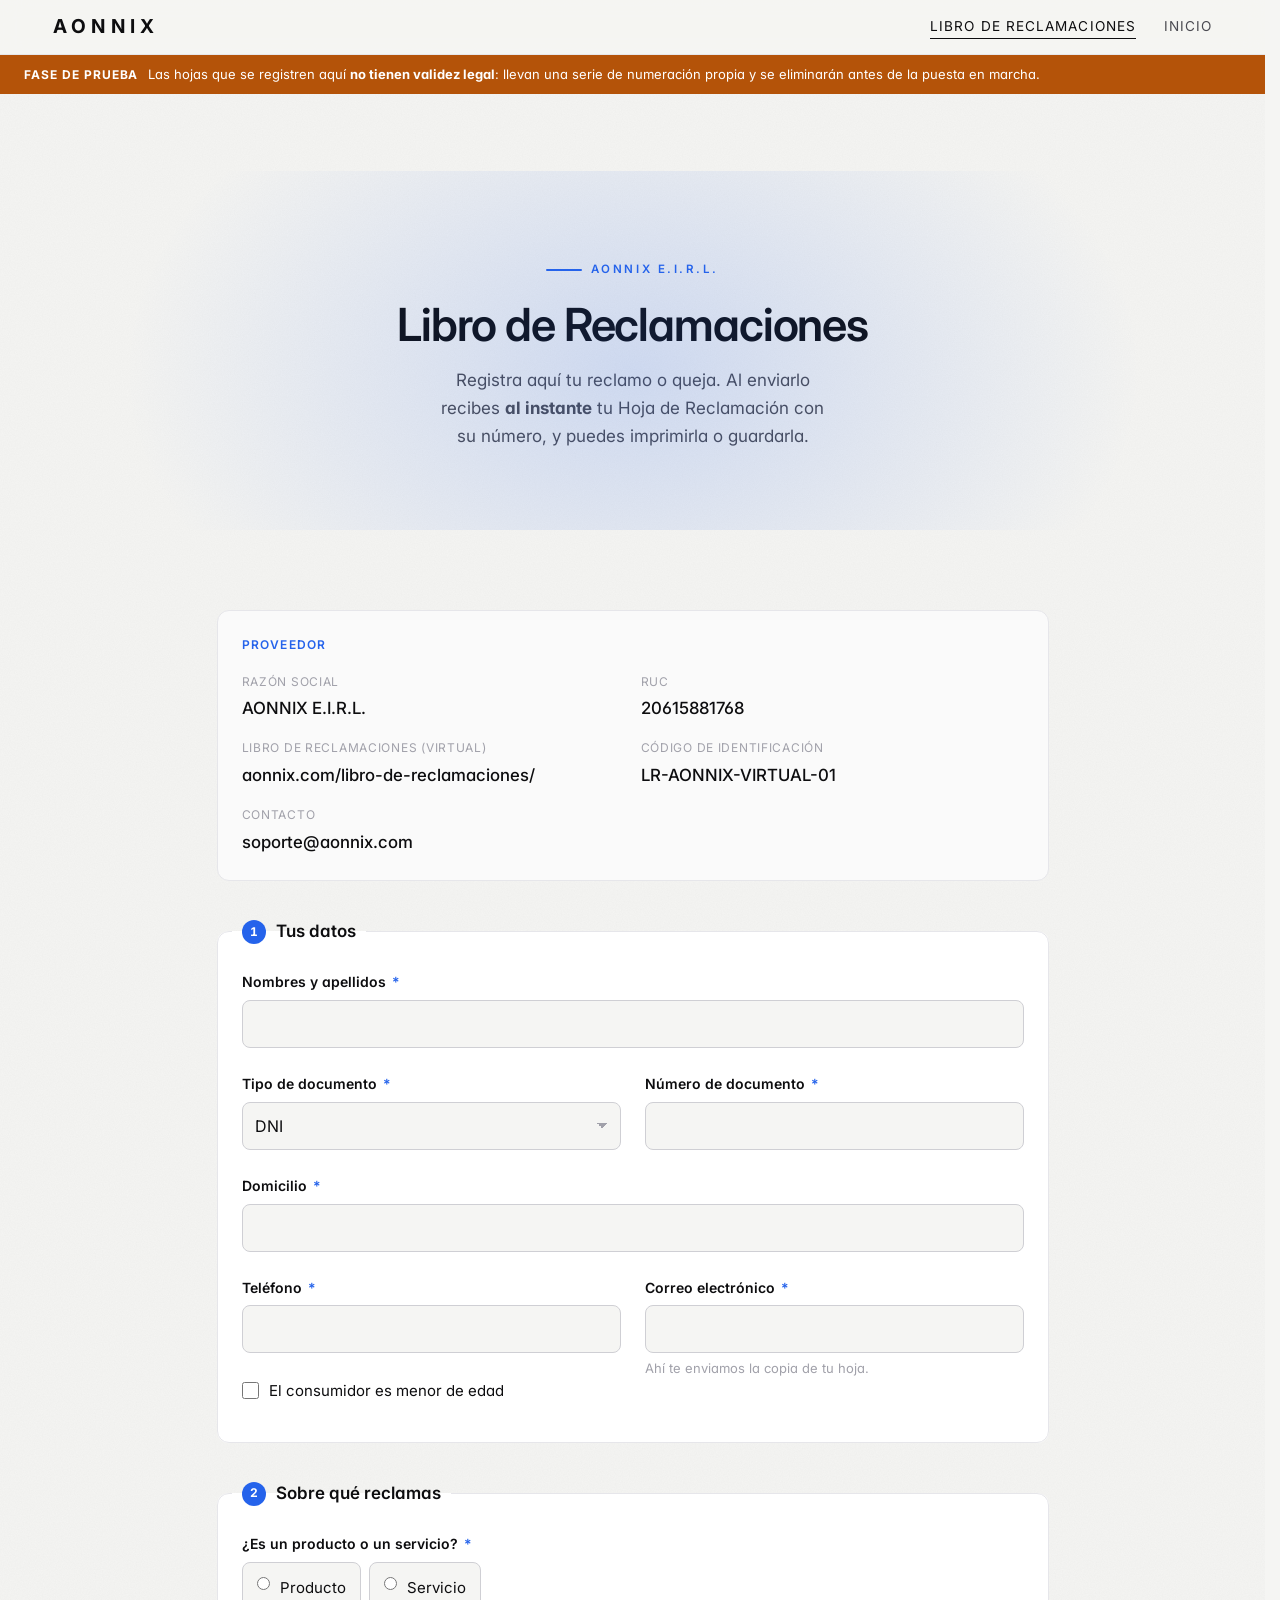
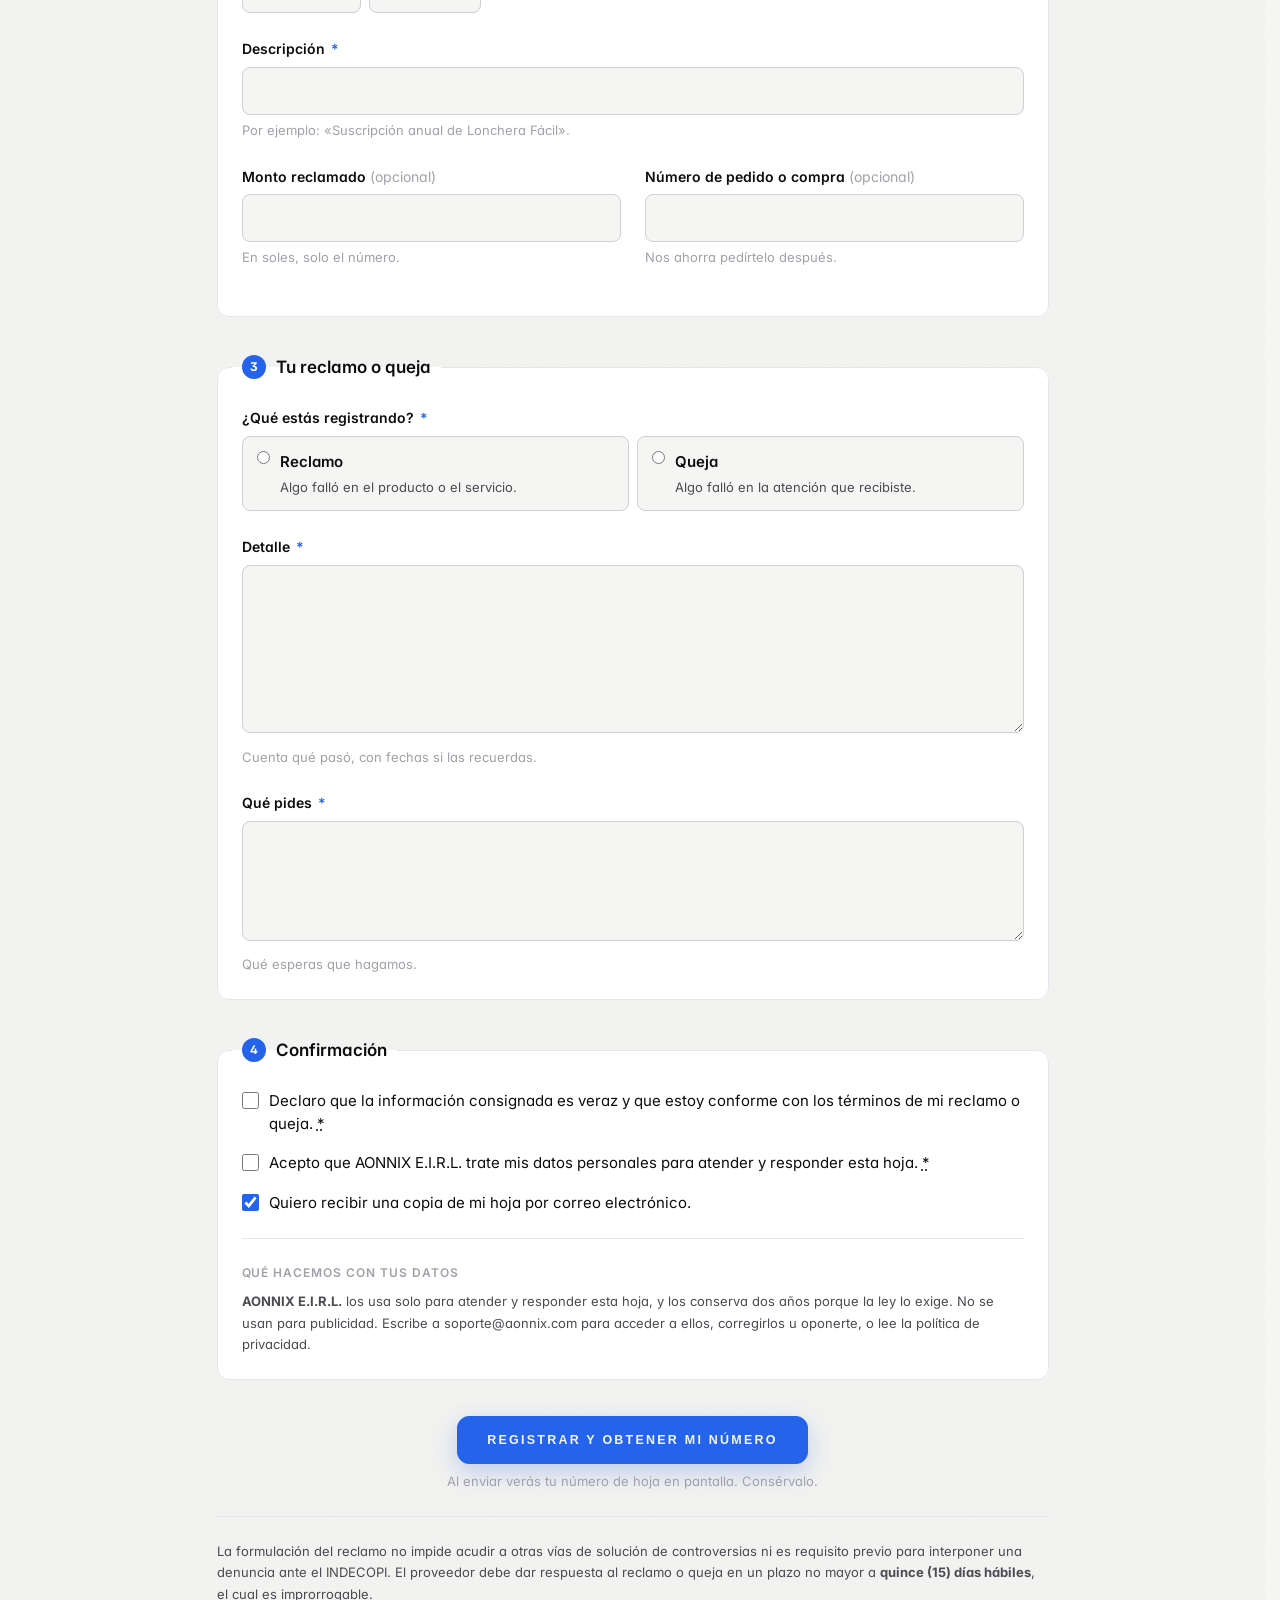
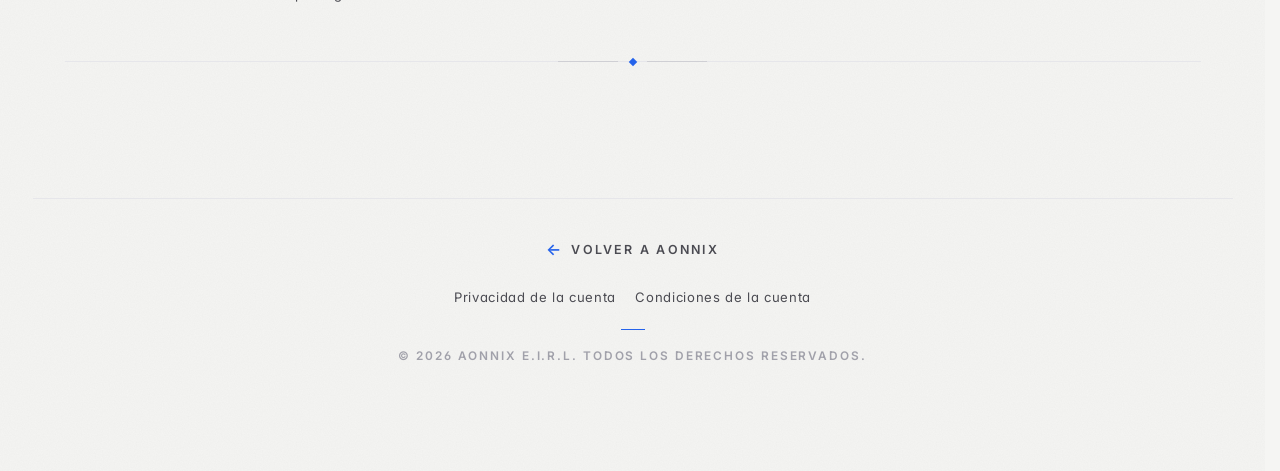
<file: libro-de-reclamaciones/index.html>
<!DOCTYPE html>
<html lang="es">
<head>
    <meta charset="UTF-8">
    <meta name="viewport" content="width=device-width, initial-scale=1, viewport-fit=cover">
    <meta name="theme-color" content="#F5F5F3" media="(prefers-color-scheme: light)">
    <meta name="theme-color" content="#0D0D0F" media="(prefers-color-scheme: dark)">
    <meta name="robots" content="index,follow">
    <title>Libro de Reclamaciones — AONNIX E.I.R.L.</title>
    <meta name="description" content="Libro de Reclamaciones virtual de AONNIX E.I.R.L. (RUC 20615881768). Registra tu reclamo o queja y recibe al instante tu Hoja de Reclamación con número correlativo.">
    <link rel="canonical" href="https://aonnix.com/libro-de-reclamaciones/">

    <meta property="og:type" content="website">
    <meta property="og:site_name" content="Aonnix">
    <meta property="og:locale" content="es_PE">
    <meta property="og:url" content="https://aonnix.com/libro-de-reclamaciones/">
    <meta property="og:title" content="Libro de Reclamaciones — AONNIX E.I.R.L.">
    <meta property="og:description" content="Registra tu reclamo o queja y recibe al instante tu Hoja de Reclamación con número correlativo.">
    <meta property="og:image" content="https://aonnix.com/og-image.png">

    <link rel="icon" type="image/png" sizes="32x32" href="/assets/favicons/favicon-32x32.png">
    <link rel="icon" type="image/png" sizes="192x192" href="/assets/favicons/favicon-192x192.png">
    <link rel="icon" type="image/png" sizes="512x512" href="/assets/favicons/favicon-512x512.png">
    <link rel="apple-touch-icon" href="/assets/favicons/apple-touch-icon.png">

    <link rel="preconnect" href="https://fonts.googleapis.com">
    <link rel="preconnect" href="https://fonts.gstatic.com" crossorigin>
    <link href="https://fonts.googleapis.com/css2?family=Inter:wght@400;500;600;700&display=swap" rel="stylesheet">

    <link rel="stylesheet" href="/styles.css">
    <link rel="stylesheet" href="/legal-shared.css">
    <link rel="stylesheet" href="/libro-de-reclamaciones/libro.css">
</head>
<body>
    <header class="nav no-imprimir">
        <div class="nav-inner">
            <a class="brand brand--wordmark" href="/" aria-label="AONNIX — inicio">
                <span class="brand-text">AONNIX</span>
            </a>
            <nav class="nav-links" aria-label="Navegación principal">
                <a href="/libro-de-reclamaciones/" class="active" aria-current="page">Libro de Reclamaciones</a>
                <a href="/">Inicio</a>
            </nav>
        </div>
    </header>

    <div class="lr-banda-prueba no-imprimir" id="banda-prueba" role="status" hidden>
        <strong>Fase de prueba</strong>
        <span>Las hojas que se registren aquí <strong>no tienen validez legal</strong>: llevan una
        serie de numeración propia y se eliminarán antes de la puesta en marcha.</span>
    </div>

    <main class="page">
        <div class="shell">

            <!-- ============ FORMULARIO ============ -->
            <div id="vista-formulario">
                <div class="hero">
                    <div class="eyebrow">AONNIX E.I.R.L.</div>
                    <h1>Libro de Reclamaciones</h1>
                    <p class="lr-bajada">
                        Registra aquí tu reclamo o queja. Al enviarlo recibes
                        <strong>al instante</strong> tu Hoja de Reclamación con su número,
                        y puedes imprimirla o guardarla.
                    </p>
                </div>

                <div class="lr-aviso" id="aviso-sin-endpoint" hidden>
                    <p><strong>El registro en línea aún no está habilitado.</strong></p>
                    <p>
                        Mientras tanto, escríbenos a
                        <a href="mailto:soporte@aonnix.com">soporte@aonnix.com</a> y registraremos
                        tu reclamo o queja en el libro, con su número correlativo y su constancia.
                    </p>
                </div>

                <!-- Sección fija del Anexo I: identificación del proveedor. -->
                <section class="lr-proveedor" aria-label="Identificación del proveedor">
                    <h2 class="lr-titulo-seccion">Proveedor</h2>
                    <dl class="lr-datos-proveedor">
                        <div><dt>Razón social</dt><dd>AONNIX E.I.R.L.</dd></div>
                        <div><dt>RUC</dt><dd>20615881768</dd></div>
                        <div><dt>Libro de Reclamaciones (virtual)</dt><dd>aonnix.com/libro-de-reclamaciones/</dd></div>
                        <div><dt>Código de identificación</dt><dd>LR-AONNIX-VIRTUAL-01</dd></div>
                        <div><dt>Contacto</dt><dd><a href="mailto:soporte@aonnix.com">soporte@aonnix.com</a></dd></div>
                    </dl>
                </section>

                <div class="lr-error-general" id="error-general" role="alert" hidden></div>

                <form id="formulario" class="lr-formulario" novalidate>
                    <!-- Trampa anti-robot. Fuera de la vista y fuera del orden de tabulación:
                         ningún humano la ve, así que quien la llena no es uno. -->
                    <div class="lr-trampa" aria-hidden="true">
                        <label for="lrRef2">No llenar este campo</label>
                        <input type="text" id="lrRef2" name="lrRef2" tabindex="-1" autocomplete="off">
                    </div>

                    <fieldset class="lr-bloque">
                        <legend><span class="lr-num">1</span> Tus datos</legend>

                        <div class="lr-campo">
                            <label for="nombre">Nombres y apellidos <abbr title="obligatorio">*</abbr></label>
                            <input type="text" id="nombre" name="nombre" maxlength="120" autocomplete="name" required>
                            <p class="lr-fallo" id="fallo-consumidor-nombre" hidden></p>
                        </div>

                        <div class="lr-fila">
                            <div class="lr-campo">
                                <label for="tipoDocumento">Tipo de documento <abbr title="obligatorio">*</abbr></label>
                                <select id="tipoDocumento" name="tipoDocumento" required>
                                    <option value="DNI">DNI</option>
                                    <option value="CE">Carné de extranjería</option>
                                    <option value="PASAPORTE">Pasaporte</option>
                                </select>
                                <p class="lr-fallo" id="fallo-consumidor-tipoDocumento" hidden></p>
                            </div>
                            <div class="lr-campo">
                                <label for="numeroDocumento">Número de documento <abbr title="obligatorio">*</abbr></label>
                                <input type="text" id="numeroDocumento" name="numeroDocumento" maxlength="20" inputmode="numeric" autocomplete="off" required>
                                <p class="lr-fallo" id="fallo-consumidor-numeroDocumento" hidden></p>
                            </div>
                        </div>

                        <div class="lr-campo">
                            <label for="domicilio">Domicilio <abbr title="obligatorio">*</abbr></label>
                            <input type="text" id="domicilio" name="domicilio" maxlength="200" autocomplete="street-address" required>
                            <p class="lr-fallo" id="fallo-consumidor-domicilio" hidden></p>
                        </div>

                        <div class="lr-fila">
                            <div class="lr-campo">
                                <label for="telefono">Teléfono <abbr title="obligatorio">*</abbr></label>
                                <input type="tel" id="telefono" name="telefono" maxlength="30" autocomplete="tel" required>
                                <p class="lr-fallo" id="fallo-consumidor-telefono" hidden></p>
                            </div>
                            <div class="lr-campo">
                                <label for="email">Correo electrónico <abbr title="obligatorio">*</abbr></label>
                                <input type="email" id="email" name="email" maxlength="254" autocomplete="email" required
                                       aria-describedby="pista-email">
                                <p class="lr-pista" id="pista-email">Ahí te enviamos la copia de tu hoja.</p>
                                <p class="lr-fallo" id="fallo-consumidor-email" hidden></p>
                            </div>
                        </div>

                        <div class="lr-casilla">
                            <input type="checkbox" id="esMenorDeEdad" name="esMenorDeEdad">
                            <label for="esMenorDeEdad">El consumidor es menor de edad</label>
                        </div>

                        <div class="lr-anidado" id="bloque-apoderado" hidden>
                            <p class="lr-pista">
                                La norma exige los datos del padre, madre o representante cuando quien
                                reclama es menor de edad.
                            </p>
                            <div class="lr-campo">
                                <label for="apoderadoNombre">Nombres y apellidos del padre, madre o apoderado <abbr title="obligatorio">*</abbr></label>
                                <input type="text" id="apoderadoNombre" name="apoderadoNombre" maxlength="120">
                                <p class="lr-fallo" id="fallo-apoderado-nombre" hidden></p>
                            </div>
                            <div class="lr-campo">
                                <label for="apoderadoDomicilio">Domicilio <abbr title="obligatorio">*</abbr></label>
                                <input type="text" id="apoderadoDomicilio" name="apoderadoDomicilio" maxlength="200">
                                <p class="lr-fallo" id="fallo-apoderado-domicilio" hidden></p>
                            </div>
                            <div class="lr-fila">
                                <div class="lr-campo">
                                    <label for="apoderadoTelefono">Teléfono <abbr title="obligatorio">*</abbr></label>
                                    <input type="tel" id="apoderadoTelefono" name="apoderadoTelefono" maxlength="30">
                                    <p class="lr-fallo" id="fallo-apoderado-telefono" hidden></p>
                                </div>
                                <div class="lr-campo">
                                    <label for="apoderadoEmail">Correo electrónico <abbr title="obligatorio">*</abbr></label>
                                    <input type="email" id="apoderadoEmail" name="apoderadoEmail" maxlength="254">
                                    <p class="lr-fallo" id="fallo-apoderado-email" hidden></p>
                                </div>
                            </div>
                        </div>
                    </fieldset>

                    <fieldset class="lr-bloque">
                        <legend><span class="lr-num">2</span> Sobre qué reclamas</legend>

                        <div class="lr-campo">
                            <span class="lr-etiqueta-grupo" id="etiqueta-bien">¿Es un producto o un servicio? <abbr title="obligatorio">*</abbr></span>
                            <div class="lr-opciones" role="radiogroup" aria-labelledby="etiqueta-bien">
                                <label class="lr-opcion">
                                    <input type="radio" name="bienTipo" value="PRODUCTO" required>
                                    <span>Producto</span>
                                </label>
                                <label class="lr-opcion">
                                    <input type="radio" name="bienTipo" value="SERVICIO">
                                    <span>Servicio</span>
                                </label>
                            </div>
                            <p class="lr-fallo" id="fallo-bien-tipo" hidden></p>
                        </div>

                        <div class="lr-campo">
                            <label for="bienDescripcion">Descripción <abbr title="obligatorio">*</abbr></label>
                            <input type="text" id="bienDescripcion" name="bienDescripcion" maxlength="500" required
                                   aria-describedby="pista-bien">
                            <p class="lr-pista" id="pista-bien">Por ejemplo: «Suscripción anual de Lonchera Fácil».</p>
                            <p class="lr-fallo" id="fallo-bien-descripcion" hidden></p>
                        </div>

                        <div class="lr-fila">
                            <div class="lr-campo">
                                <label for="montoReclamado">Monto reclamado <span class="lr-opcional">(opcional)</span></label>
                                <input type="text" id="montoReclamado" name="montoReclamado" inputmode="decimal" maxlength="20"
                                       aria-describedby="pista-monto">
                                <p class="lr-pista" id="pista-monto">En soles, solo el número.</p>
                                <p class="lr-fallo" id="fallo-bien-montoReclamado" hidden></p>
                            </div>
                            <div class="lr-campo">
                                <label for="numeroPedido">Número de pedido o compra <span class="lr-opcional">(opcional)</span></label>
                                <input type="text" id="numeroPedido" name="numeroPedido" maxlength="60"
                                       aria-describedby="pista-pedido">
                                <p class="lr-pista" id="pista-pedido">Nos ahorra pedírtelo después.</p>
                                <p class="lr-fallo" id="fallo-bien-numeroPedido" hidden></p>
                            </div>
                        </div>
                    </fieldset>

                    <fieldset class="lr-bloque">
                        <legend><span class="lr-num">3</span> Tu reclamo o queja</legend>

                        <div class="lr-campo">
                            <span class="lr-etiqueta-grupo" id="etiqueta-tipo">¿Qué estás registrando? <abbr title="obligatorio">*</abbr></span>
                            <div class="lr-opciones lr-opciones--anchas" role="radiogroup" aria-labelledby="etiqueta-tipo">
                                <label class="lr-opcion">
                                    <input type="radio" name="tipoHoja" value="RECLAMO" required>
                                    <span><strong>Reclamo</strong><em>Algo falló en el producto o el servicio.</em></span>
                                </label>
                                <label class="lr-opcion">
                                    <input type="radio" name="tipoHoja" value="QUEJA">
                                    <span><strong>Queja</strong><em>Algo falló en la atención que recibiste.</em></span>
                                </label>
                            </div>
                            <p class="lr-fallo" id="fallo-detalle-tipo" hidden></p>
                        </div>

                        <div class="lr-campo">
                            <label for="detalle">Detalle <abbr title="obligatorio">*</abbr></label>
                            <textarea id="detalle" name="detalle" rows="6" maxlength="3000" required
                                      aria-describedby="pista-detalle"></textarea>
                            <p class="lr-pista" id="pista-detalle">Cuenta qué pasó, con fechas si las recuerdas. <span class="lr-cuenta" data-cuenta-de="detalle"></span></p>
                            <p class="lr-fallo" id="fallo-detalle-detalle" hidden></p>
                        </div>

                        <div class="lr-campo">
                            <label for="pedido">Qué pides <abbr title="obligatorio">*</abbr></label>
                            <textarea id="pedido" name="pedido" rows="4" maxlength="1500" required
                                      aria-describedby="pista-solicitud"></textarea>
                            <p class="lr-pista" id="pista-solicitud">Qué esperas que hagamos. <span class="lr-cuenta" data-cuenta-de="pedido"></span></p>
                            <p class="lr-fallo" id="fallo-detalle-pedido" hidden></p>
                        </div>
                    </fieldset>

                    <fieldset class="lr-bloque">
                        <legend><span class="lr-num">4</span> Confirmación</legend>

                        <div class="lr-casilla">
                            <input type="checkbox" id="conformidad" name="conformidad" data-nombre-corto="Declaración de conformidad" required>
                            <label for="conformidad">
                                Declaro que la información consignada es veraz y que estoy conforme con
                                los términos de mi reclamo o queja. <abbr title="obligatorio">*</abbr>
                            </label>
                        </div>
                        <p class="lr-fallo" id="fallo-conformidad" hidden></p>

                        <div class="lr-casilla">
                            <input type="checkbox" id="aceptaTratamiento" name="aceptaTratamiento" data-nombre-corto="Consentimiento de datos" required>
                            <label for="aceptaTratamiento">
                                Acepto que AONNIX E.I.R.L. trate mis datos personales para atender y
                                responder esta hoja. <abbr title="obligatorio">*</abbr>
                            </label>
                        </div>
                        <p class="lr-fallo" id="fallo-aceptaTratamiento" hidden></p>

                        <div class="lr-casilla">
                            <input type="checkbox" id="deseaCopiaPorCorreo" name="deseaCopiaPorCorreo" checked>
                            <label for="deseaCopiaPorCorreo">Quiero recibir una copia de mi hoja por correo electrónico.</label>
                        </div>

                        <div class="lr-nota-datos">
                            <h3>Qué hacemos con tus datos</h3>
                            <p>
                                <strong>AONNIX E.I.R.L.</strong> los usa solo para atender y responder
                                esta hoja, y los conserva dos años porque la ley lo exige. No se usan
                                para publicidad. Escribe a
                                <a href="mailto:soporte@aonnix.com">soporte@aonnix.com</a> para acceder
                                a ellos, corregirlos u oponerte, o lee la
                                <a href="/legal/privacy/">política de privacidad</a>.
                            </p>
                        </div>
                    </fieldset>

                    <div class="lr-envio">
                        <button type="submit" class="btn btn-primary" id="boton-enviar">
                            Registrar y obtener mi número
                        </button>
                        <p class="lr-pista lr-pista--envio">
                            Al enviar verás tu número de hoja en pantalla. Consérvalo.
                        </p>
                    </div>

                    <p class="lr-pie-legal">
                        La formulación del reclamo no impide acudir a otras vías de solución de
                        controversias ni es requisito previo para interponer una denuncia ante el
                        INDECOPI. El proveedor debe dar respuesta al reclamo o queja en un plazo no
                        mayor a <strong>quince (15) días hábiles</strong>, el cual es improrrogable.
                    </p>
                </form>
            </div>

            <!-- ============ CONSTANCIA ============ -->
            <!-- tabindex -1 para poder recibir el foco sin entrar en el orden de
                 tabulación, y role=status para que el lector de pantalla anuncie la
                 constancia al aparecer. Sin esto, quien no ve la pantalla enviaba el
                 formulario y no se enteraba de que su hoja quedó registrada. -->
            <div id="vista-constancia" tabindex="-1" role="status" aria-live="polite" hidden>
                <div class="lr-constancia" id="constancia">
                    <p class="lr-sello-prueba" id="sello-prueba" hidden></p>
                    <div class="lr-constancia-cabecera">
                        <div>
                            <p class="eyebrow">Libro de Reclamaciones · AONNIX E.I.R.L.</p>
                            <h1 id="titulo-constancia">Hoja de Reclamación</h1>
                        </div>
                        <div class="lr-numero" aria-labelledby="rotulo-numero">
                            <span class="lr-numero-rotulo" id="rotulo-numero">N.°</span>
                            <strong id="numero-hoja"></strong>
                        </div>
                    </div>

                    <p class="lr-constancia-intro" id="intro-constancia"></p>

                    <dl class="lr-hoja" id="detalle-constancia"></dl>

                    <div class="lr-constancia-pie">
                        <p>
                            <strong>Reclamo:</strong> disconformidad relacionada a los productos o servicios.
                            <strong>Queja:</strong> disconformidad no relacionada a los productos o servicios;
                            o malestar o descontento respecto a la atención al público.
                        </p>
                        <p>
                            La formulación del reclamo no impide acudir a otras vías de solución de
                            controversias ni es requisito previo para interponer una denuncia ante el
                            INDECOPI. El proveedor debe dar respuesta al reclamo o queja en un plazo no
                            mayor a quince (15) días hábiles, el cual es improrrogable.
                        </p>
                    </div>
                </div>

                <div class="lr-acciones no-imprimir">
                    <button type="button" class="btn btn-primary" id="boton-imprimir">Imprimir o guardar en PDF</button>
                    <a class="btn btn-ghost" href="/libro-de-reclamaciones/">Registrar otra hoja</a>
                </div>
                <p class="lr-pista no-imprimir" id="estado-correo"></p>
            </div>

            <div class="divider no-imprimir" aria-hidden="true">
                <span class="glyph"></span>
            </div>
        </div>

        <footer class="page-footer no-imprimir">
            <a href="/" class="back-link">Volver a Aonnix</a>
            <nav class="cross-links" aria-label="Documentos relacionados">
                <a href="/legal/privacy/">Privacidad de la cuenta</a>
                <a href="/legal/terms/">Condiciones de la cuenta</a>
            </nav>
            <p class="copy">&copy; <span id="year">2026</span> AONNIX E.I.R.L. Todos los derechos reservados.</p>
        </footer>
    </main>

    <script src="/libro-de-reclamaciones/config.js"></script>
    <script src="/libro-de-reclamaciones/libro.js"></script>
</body>
</html>
</file>
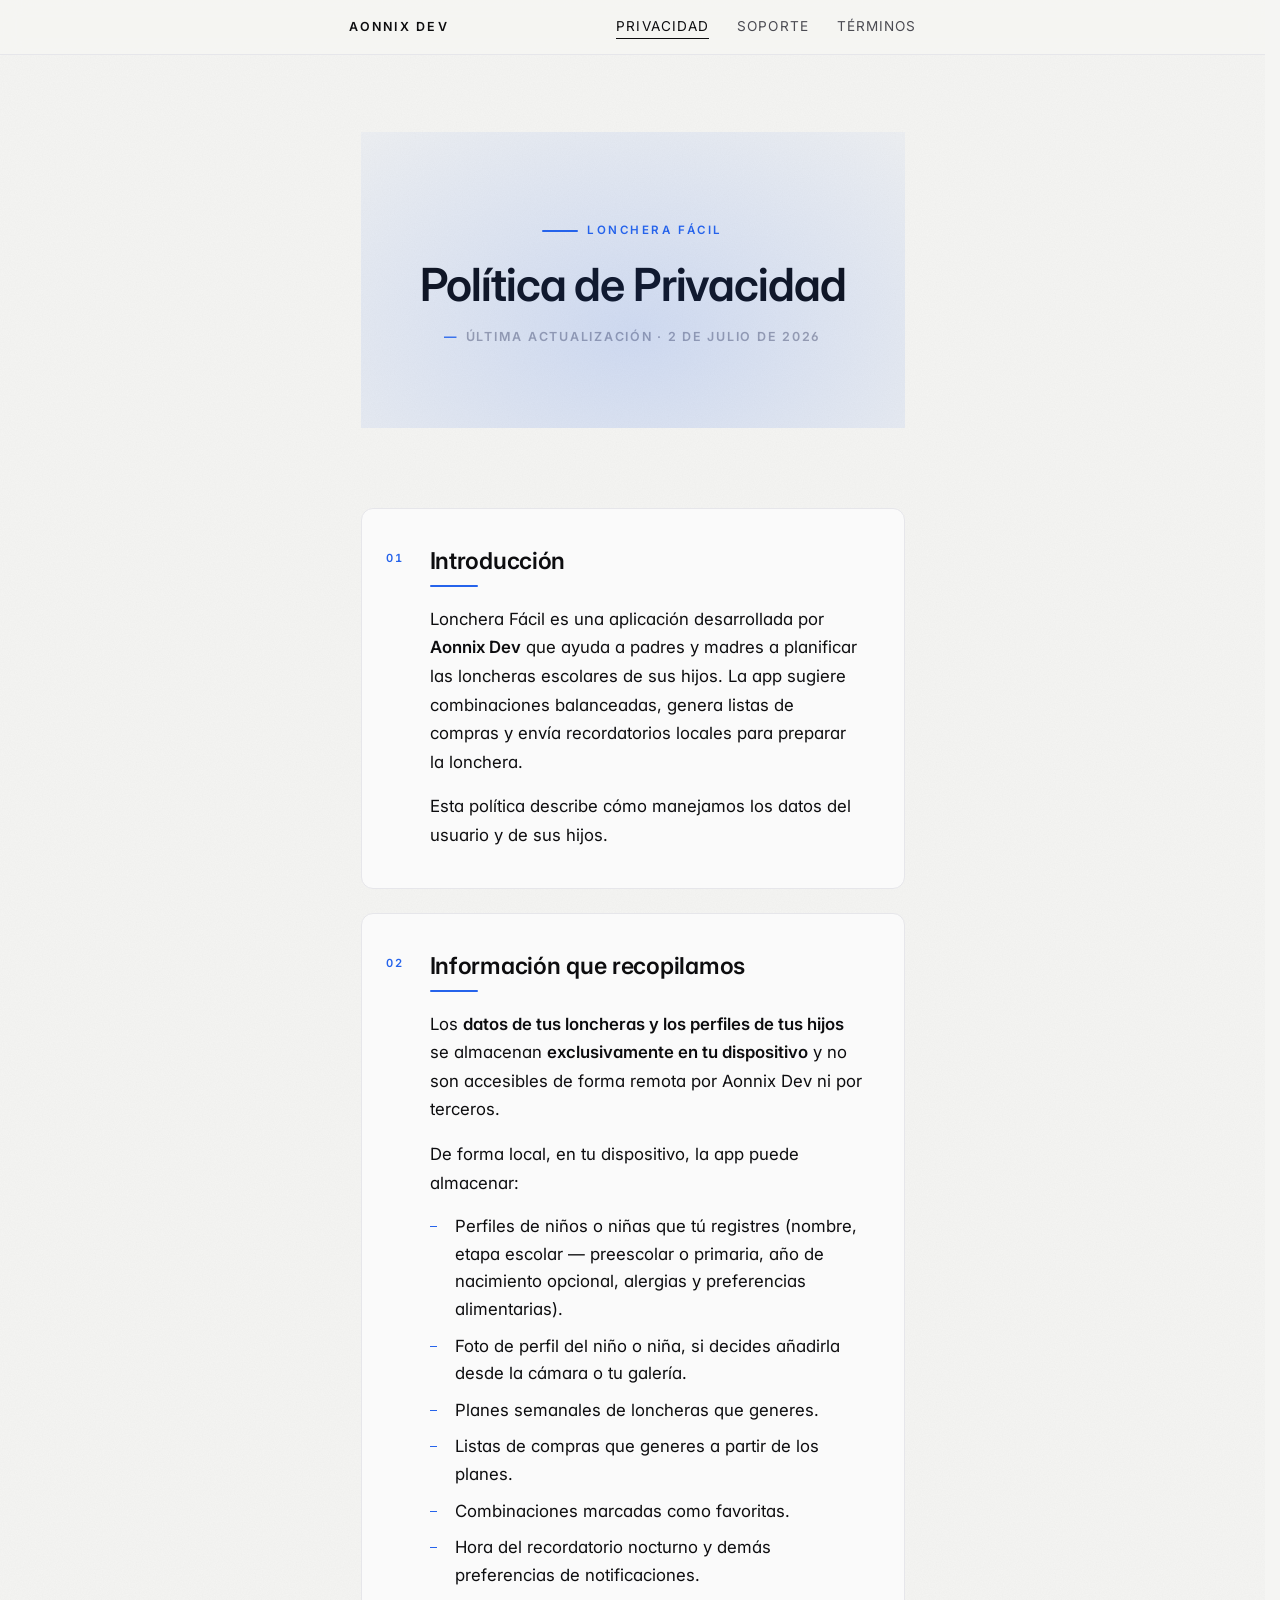
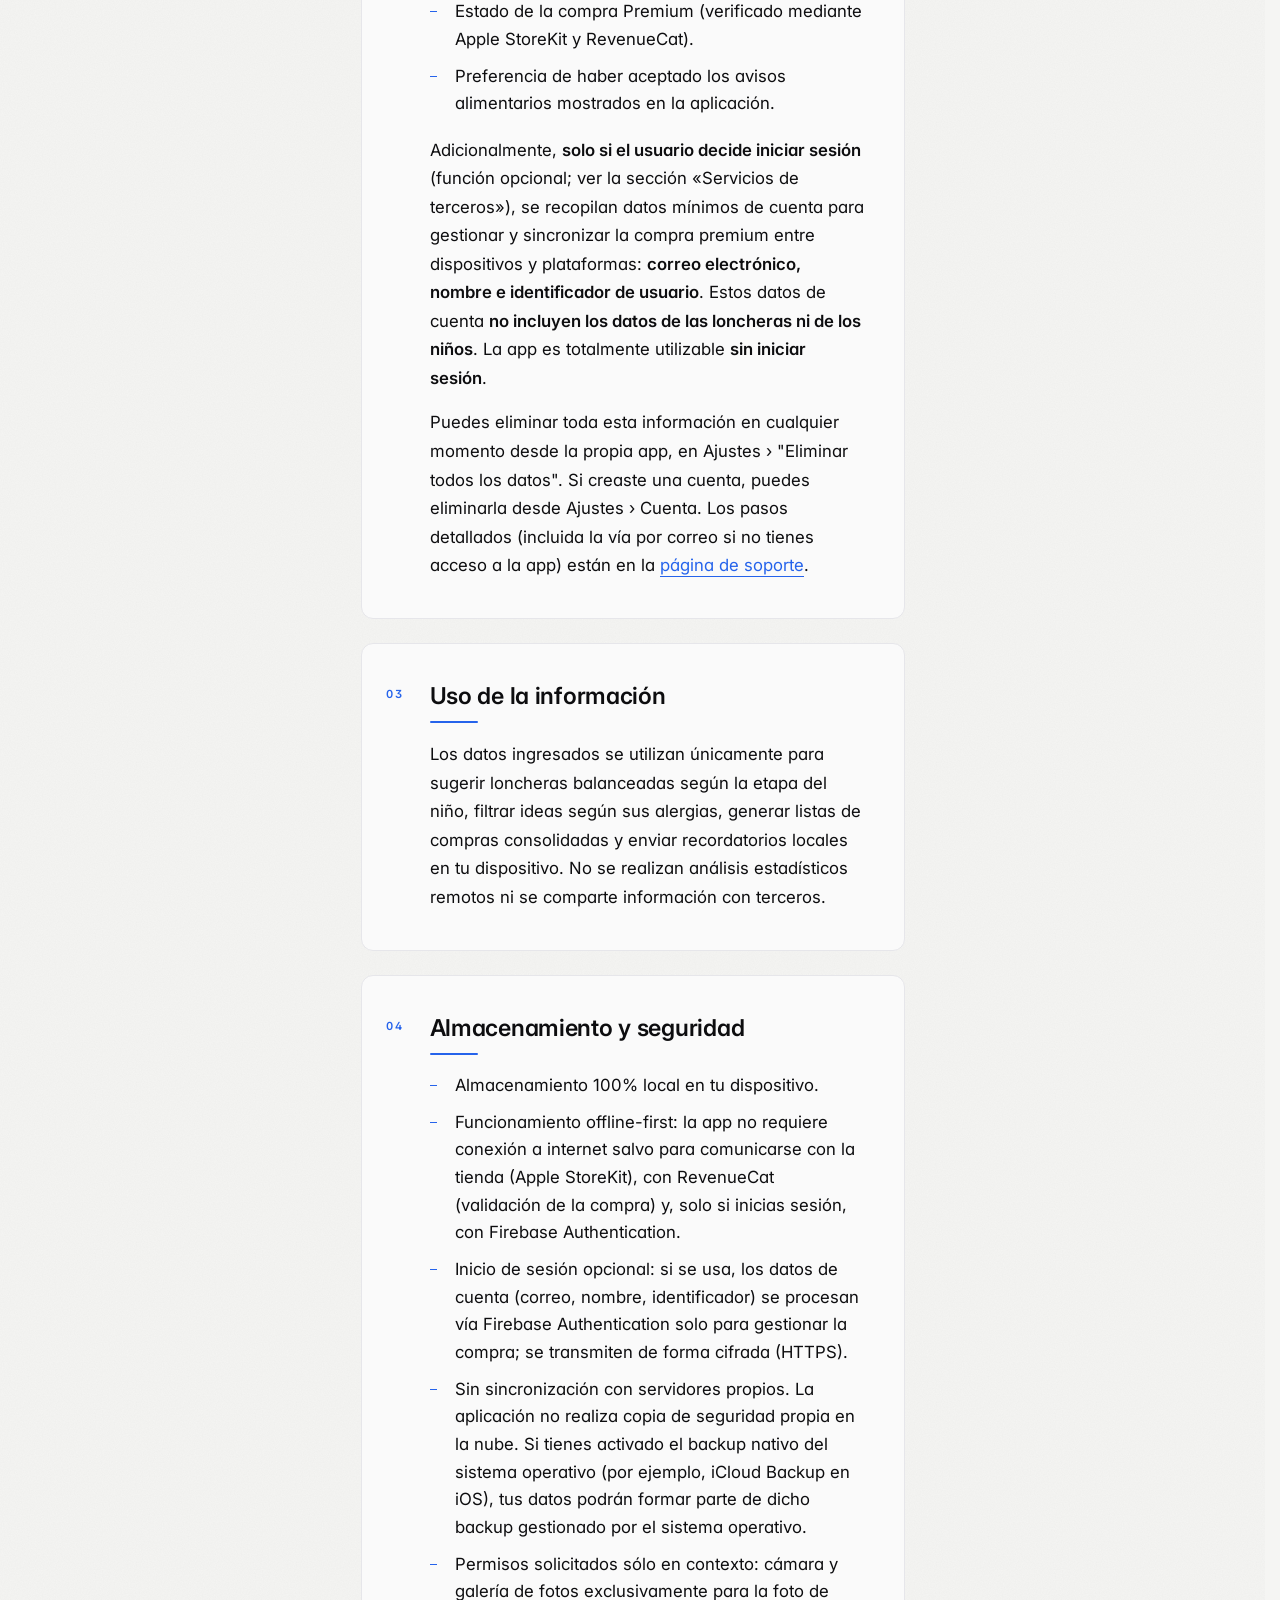
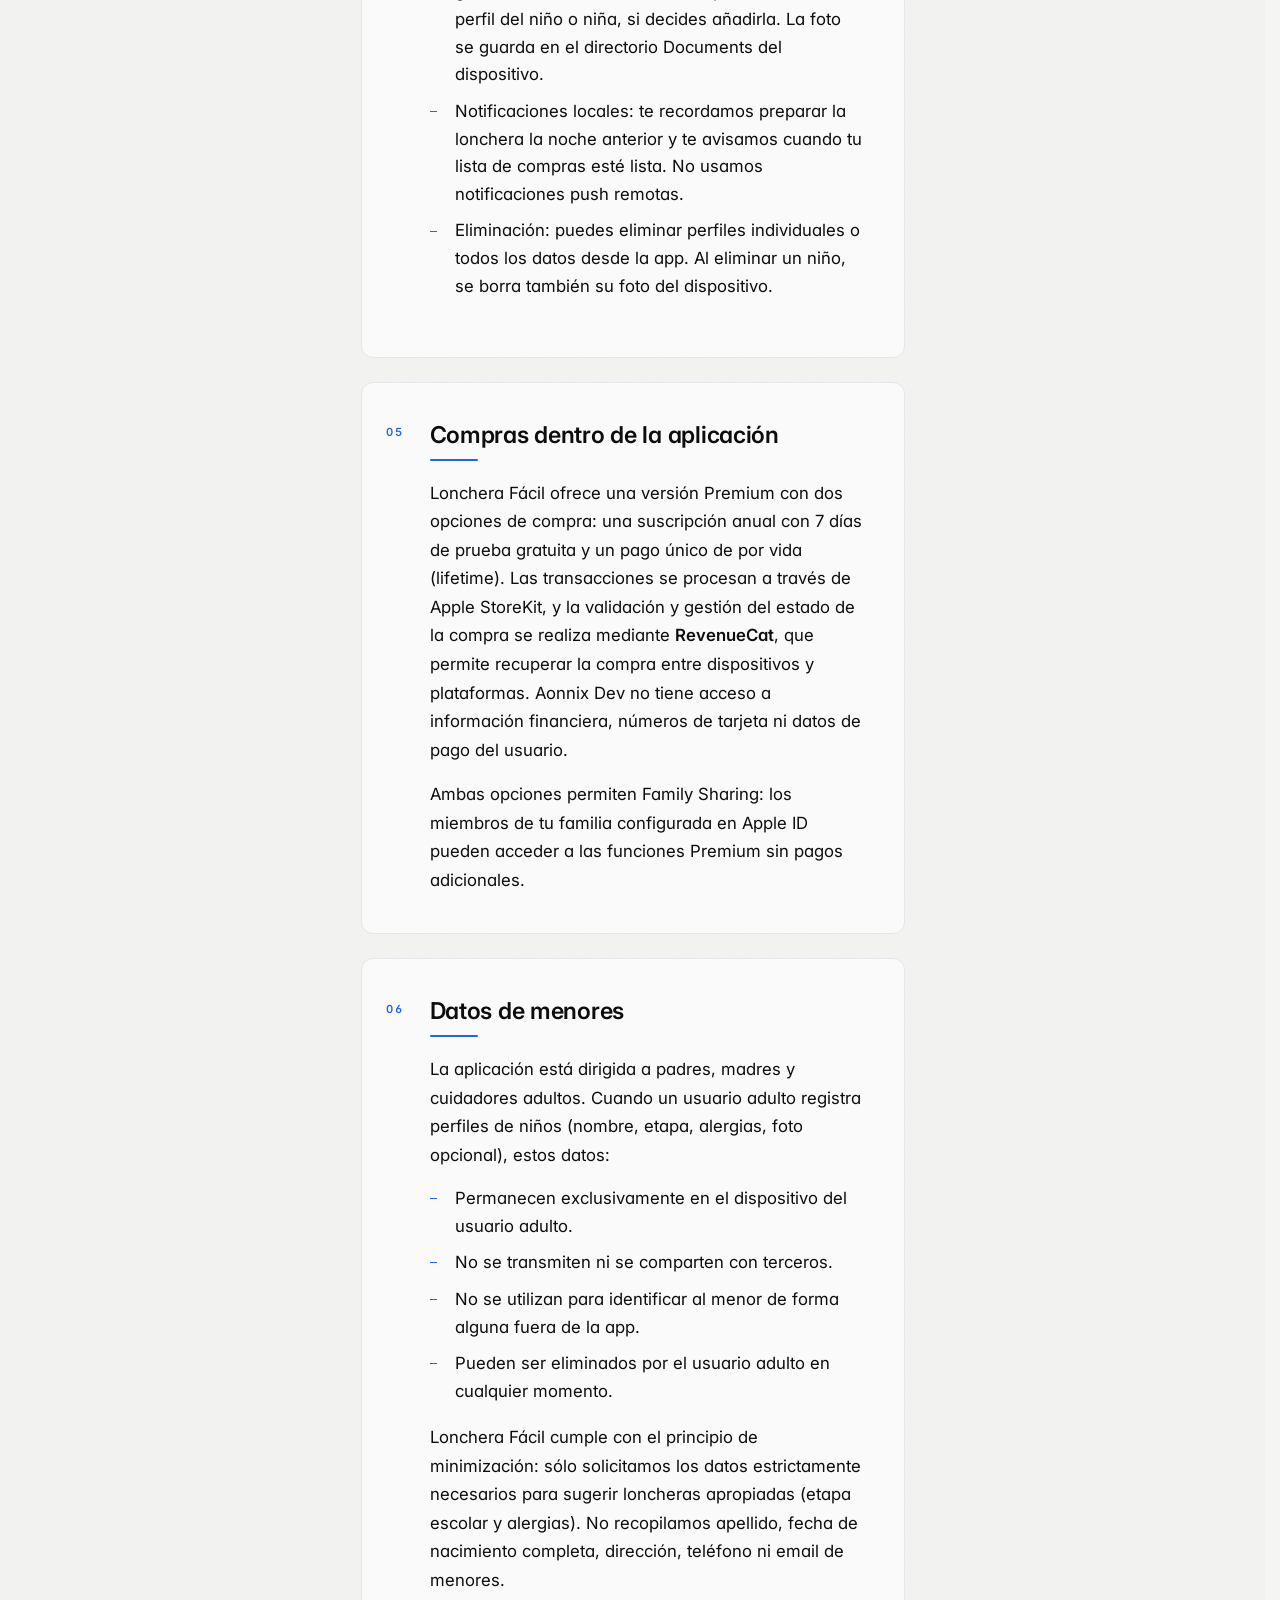
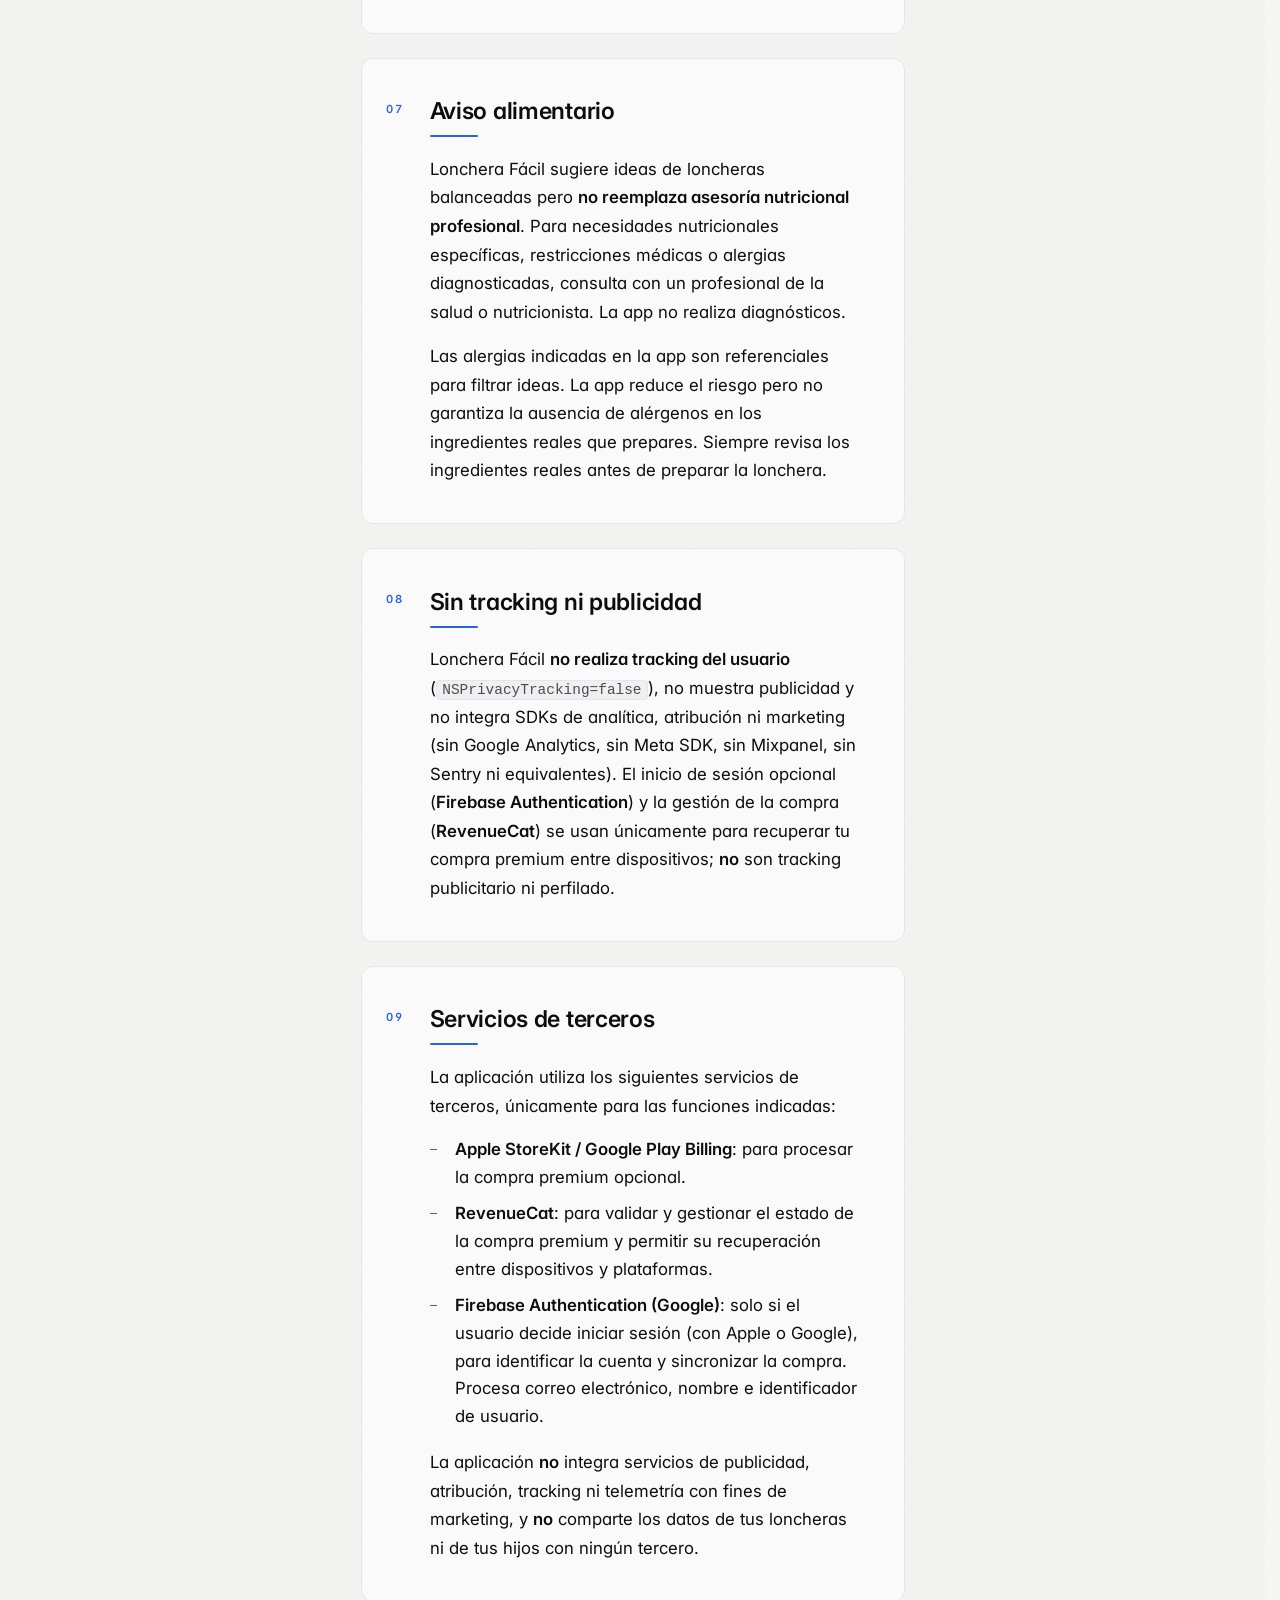
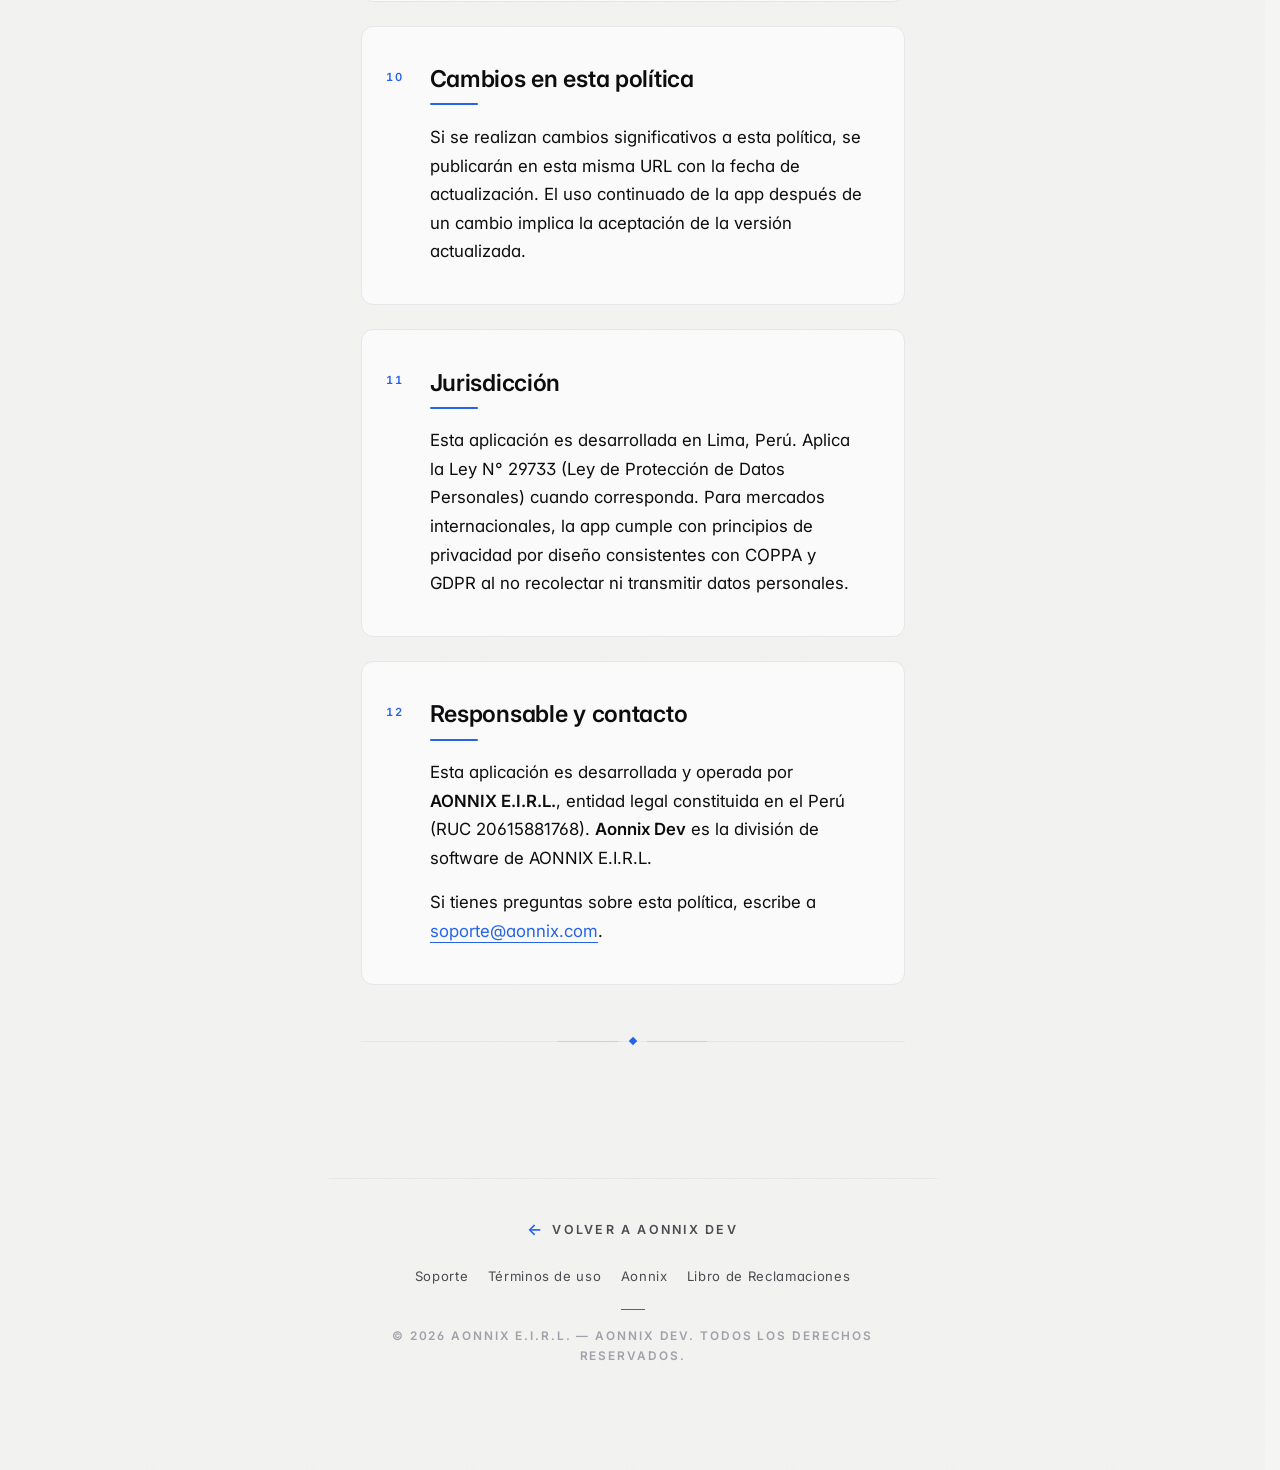
<file: legal/lonchera-facil-privacy/index.html>
<!DOCTYPE html>
<html lang="es">
<head>
    <meta charset="UTF-8">
    <title>Política de Privacidad — Lonchera Fácil · Aonnix Dev</title>
    <meta name="description" content="Política de privacidad de Lonchera Fácil: tus loncheras y los datos de tus hijos se guardan solo en el dispositivo; inicio de sesión opcional (Firebase) y compra (RevenueCat), sin tracking ni publicidad.">
    <meta name="viewport" content="width=device-width, initial-scale=1, viewport-fit=cover">
    <meta name="robots" content="index,follow">
    <meta name="theme-color" content="#F5F5F3" media="(prefers-color-scheme: light)">
    <meta name="theme-color" content="#0D0D0F" media="(prefers-color-scheme: dark)">
    <link rel="canonical" href="https://aonnix.com/legal/lonchera-facil-privacy/">

    <meta property="og:type" content="article">
    <meta property="og:site_name" content="Aonnix">
    <meta property="og:locale" content="es_PE">
    <meta property="og:url" content="https://aonnix.com/legal/lonchera-facil-privacy/">
    <meta property="og:title" content="Política de Privacidad — Lonchera Fácil">
    <meta property="og:description" content="Datos de tus loncheras 100% locales. Inicio de sesión opcional y compra gestionada de forma segura, sin tracking ni publicidad.">
    <meta property="og:image" content="https://aonnix.com/og-image.png">

    <link rel="icon" type="image/png" sizes="32x32" href="/assets/favicons/favicon-32x32.png">
    <link rel="icon" type="image/png" sizes="192x192" href="/assets/favicons/favicon-192x192.png">
    <link rel="icon" type="image/png" sizes="512x512" href="/assets/favicons/favicon-512x512.png">
    <link rel="apple-touch-icon" href="/assets/favicons/apple-touch-icon.png">

    <link rel="preconnect" href="https://fonts.googleapis.com">
    <link rel="preconnect" href="https://fonts.gstatic.com" crossorigin>
    <link href="https://fonts.googleapis.com/css2?family=Inter:wght@400;500;600;700&display=swap" rel="stylesheet">

    <link rel="stylesheet" href="/styles.css">
    <link rel="stylesheet" href="/legal-shared.css">
</head>
<body>
    <header class="nav">
        <div class="nav-inner">
            <a class="brand" href="/dev/">Aonnix Dev</a>
            <nav class="nav-links" aria-label="Navegación principal">
                <a href="/legal/lonchera-facil-privacy/" class="active" aria-current="page">Privacidad</a>
                <a href="/support/lonchera-facil/">Soporte</a>
                <a href="/terms/lonchera-facil/">Términos</a>
            </nav>
        </div>
    </header>

    <main class="page">
        <div class="shell">
            <div class="hero">
                <div class="eyebrow">Lonchera Fácil</div>
                <h1>Política de Privacidad</h1>
                <div class="meta">Última actualización · 2 de julio de 2026</div>
            </div>

            <section class="section intro with-margin-num">
                <span class="num">01</span>
                <h2>Introducción</h2>
                <p>Lonchera Fácil es una aplicación desarrollada por <strong>Aonnix Dev</strong> que ayuda a padres y madres a planificar las loncheras escolares de sus hijos. La app sugiere combinaciones balanceadas, genera listas de compras y envía recordatorios locales para preparar la lonchera.</p>
                <p>Esta política describe cómo manejamos los datos del usuario y de sus hijos.</p>
            </section>

            <section class="section with-margin-num">
                <span class="num">02</span>
                <h2>Información que recopilamos</h2>
                <p>Los <strong>datos de tus loncheras y los perfiles de tus hijos</strong> se almacenan <strong>exclusivamente en tu dispositivo</strong> y no son accesibles de forma remota por Aonnix Dev ni por terceros.</p>
                <p>De forma local, en tu dispositivo, la app puede almacenar:</p>
                <ul>
                    <li>Perfiles de niños o niñas que tú registres (nombre, etapa escolar — preescolar o primaria, año de nacimiento opcional, alergias y preferencias alimentarias).</li>
                    <li>Foto de perfil del niño o niña, si decides añadirla desde la cámara o tu galería.</li>
                    <li>Planes semanales de loncheras que generes.</li>
                    <li>Listas de compras que generes a partir de los planes.</li>
                    <li>Combinaciones marcadas como favoritas.</li>
                    <li>Hora del recordatorio nocturno y demás preferencias de notificaciones.</li>
                    <li>Estado de la compra Premium (verificado mediante Apple StoreKit y RevenueCat).</li>
                    <li>Preferencia de haber aceptado los avisos alimentarios mostrados en la aplicación.</li>
                </ul>
                <p>Adicionalmente, <strong>solo si el usuario decide iniciar sesión</strong> (función opcional; ver la sección «Servicios de terceros»), se recopilan datos mínimos de cuenta para gestionar y sincronizar la compra premium entre dispositivos y plataformas: <strong>correo electrónico, nombre e identificador de usuario</strong>. Estos datos de cuenta <strong>no incluyen los datos de las loncheras ni de los niños</strong>. La app es totalmente utilizable <strong>sin iniciar sesión</strong>.</p>
                <p>Puedes eliminar toda esta información en cualquier momento desde la propia app, en Ajustes › "Eliminar todos los datos". Si creaste una cuenta, puedes eliminarla desde Ajustes › Cuenta. Los pasos detallados (incluida la vía por correo si no tienes acceso a la app) están en la <a href="/support/lonchera-facil/#eliminar-datos" target="_blank" rel="noopener">página de soporte</a>.</p>
            </section>

            <section class="section with-margin-num">
                <span class="num">03</span>
                <h2>Uso de la información</h2>
                <p>Los datos ingresados se utilizan únicamente para sugerir loncheras balanceadas según la etapa del niño, filtrar ideas según sus alergias, generar listas de compras consolidadas y enviar recordatorios locales en tu dispositivo. No se realizan análisis estadísticos remotos ni se comparte información con terceros.</p>
            </section>

            <section class="section with-margin-num">
                <span class="num">04</span>
                <h2>Almacenamiento y seguridad</h2>
                <ul>
                    <li>Almacenamiento 100% local en tu dispositivo.</li>
                    <li>Funcionamiento offline-first: la app no requiere conexión a internet salvo para comunicarse con la tienda (Apple StoreKit), con RevenueCat (validación de la compra) y, solo si inicias sesión, con Firebase Authentication.</li>
                    <li>Inicio de sesión opcional: si se usa, los datos de cuenta (correo, nombre, identificador) se procesan vía Firebase Authentication solo para gestionar la compra; se transmiten de forma cifrada (HTTPS).</li>
                    <li>Sin sincronización con servidores propios. La aplicación no realiza copia de seguridad propia en la nube. Si tienes activado el backup nativo del sistema operativo (por ejemplo, iCloud Backup en iOS), tus datos podrán formar parte de dicho backup gestionado por el sistema operativo.</li>
                    <li>Permisos solicitados sólo en contexto: cámara y galería de fotos exclusivamente para la foto de perfil del niño o niña, si decides añadirla. La foto se guarda en el directorio Documents del dispositivo.</li>
                    <li>Notificaciones locales: te recordamos preparar la lonchera la noche anterior y te avisamos cuando tu lista de compras esté lista. No usamos notificaciones push remotas.</li>
                    <li>Eliminación: puedes eliminar perfiles individuales o todos los datos desde la app. Al eliminar un niño, se borra también su foto del dispositivo.</li>
                </ul>
            </section>

            <section class="section with-margin-num">
                <span class="num">05</span>
                <h2>Compras dentro de la aplicación</h2>
                <p>Lonchera Fácil ofrece una versión Premium con dos opciones de compra: una suscripción anual con 7 días de prueba gratuita y un pago único de por vida (lifetime). Las transacciones se procesan a través de Apple StoreKit, y la validación y gestión del estado de la compra se realiza mediante <strong>RevenueCat</strong>, que permite recuperar la compra entre dispositivos y plataformas. Aonnix Dev no tiene acceso a información financiera, números de tarjeta ni datos de pago del usuario.</p>
                <p>Ambas opciones permiten Family Sharing: los miembros de tu familia configurada en Apple ID pueden acceder a las funciones Premium sin pagos adicionales.</p>
            </section>

            <section class="section with-margin-num">
                <span class="num">06</span>
                <h2>Datos de menores</h2>
                <p>La aplicación está dirigida a padres, madres y cuidadores adultos. Cuando un usuario adulto registra perfiles de niños (nombre, etapa, alergias, foto opcional), estos datos:</p>
                <ul>
                    <li>Permanecen exclusivamente en el dispositivo del usuario adulto.</li>
                    <li>No se transmiten ni se comparten con terceros.</li>
                    <li>No se utilizan para identificar al menor de forma alguna fuera de la app.</li>
                    <li>Pueden ser eliminados por el usuario adulto en cualquier momento.</li>
                </ul>
                <p>Lonchera Fácil cumple con el principio de minimización: sólo solicitamos los datos estrictamente necesarios para sugerir loncheras apropiadas (etapa escolar y alergias). No recopilamos apellido, fecha de nacimiento completa, dirección, teléfono ni email de menores.</p>
            </section>

            <section class="section with-margin-num">
                <span class="num">07</span>
                <h2>Aviso alimentario</h2>
                <p>Lonchera Fácil sugiere ideas de loncheras balanceadas pero <strong>no reemplaza asesoría nutricional profesional</strong>. Para necesidades nutricionales específicas, restricciones médicas o alergias diagnosticadas, consulta con un profesional de la salud o nutricionista. La app no realiza diagnósticos.</p>
                <p>Las alergias indicadas en la app son referenciales para filtrar ideas. La app reduce el riesgo pero no garantiza la ausencia de alérgenos en los ingredientes reales que prepares. Siempre revisa los ingredientes reales antes de preparar la lonchera.</p>
            </section>

            <section class="section with-margin-num">
                <span class="num">08</span>
                <h2>Sin tracking ni publicidad</h2>
                <p>Lonchera Fácil <strong>no realiza tracking del usuario</strong> (<code>NSPrivacyTracking=false</code>), no muestra publicidad y no integra SDKs de analítica, atribución ni marketing (sin Google Analytics, sin Meta SDK, sin Mixpanel, sin Sentry ni equivalentes). El inicio de sesión opcional (<strong>Firebase Authentication</strong>) y la gestión de la compra (<strong>RevenueCat</strong>) se usan únicamente para recuperar tu compra premium entre dispositivos; <strong>no</strong> son tracking publicitario ni perfilado.</p>
            </section>

            <section class="section with-margin-num">
                <span class="num">09</span>
                <h2>Servicios de terceros</h2>
                <p>La aplicación utiliza los siguientes servicios de terceros, únicamente para las funciones indicadas:</p>
                <ul>
                    <li><strong>Apple StoreKit / Google Play Billing</strong>: para procesar la compra premium opcional.</li>
                    <li><strong>RevenueCat</strong>: para validar y gestionar el estado de la compra premium y permitir su recuperación entre dispositivos y plataformas.</li>
                    <li><strong>Firebase Authentication (Google)</strong>: solo si el usuario decide iniciar sesión (con Apple o Google), para identificar la cuenta y sincronizar la compra. Procesa correo electrónico, nombre e identificador de usuario.</li>
                </ul>
                <p>La aplicación <strong>no</strong> integra servicios de publicidad, atribución, tracking ni telemetría con fines de marketing, y <strong>no</strong> comparte los datos de tus loncheras ni de tus hijos con ningún tercero.</p>
            </section>

            <section class="section with-margin-num">
                <span class="num">10</span>
                <h2>Cambios en esta política</h2>
                <p>Si se realizan cambios significativos a esta política, se publicarán en esta misma URL con la fecha de actualización. El uso continuado de la app después de un cambio implica la aceptación de la versión actualizada.</p>
            </section>

            <section class="section with-margin-num">
                <span class="num">11</span>
                <h2>Jurisdicción</h2>
                <p>Esta aplicación es desarrollada en Lima, Perú. Aplica la Ley N° 29733 (Ley de Protección de Datos Personales) cuando corresponda. Para mercados internacionales, la app cumple con principios de privacidad por diseño consistentes con COPPA y GDPR al no recolectar ni transmitir datos personales.</p>
            </section>

            <section class="section with-margin-num">
                <span class="num">12</span>
                <h2>Responsable y contacto</h2>
                <p>Esta aplicación es desarrollada y operada por <strong>AONNIX E.I.R.L.</strong>, entidad legal constituida en el Perú (RUC 20615881768). <strong>Aonnix Dev</strong> es la división de software de AONNIX E.I.R.L.</p>
                <p>Si tienes preguntas sobre esta política, escribe a <a href="mailto:soporte@aonnix.com">soporte@aonnix.com</a>.</p>
            </section>

            <div class="divider" aria-hidden="true">
                <span class="glyph"></span>
            </div>
        </div>

        <footer class="page-footer">
            <a href="/dev/" class="back-link">Volver a Aonnix Dev</a>
            <nav class="cross-links" aria-label="Documentos relacionados">
                <a href="/support/lonchera-facil/" target="_blank" rel="noopener">Soporte</a>
                <a href="/terms/lonchera-facil/" target="_blank" rel="noopener">Términos de uso</a>
                <a href="/">Aonnix</a>
                <a href="/libro-de-reclamaciones/">Libro de Reclamaciones</a>
            </nav>
            <p class="copy">&copy; <span id="year">2026</span> AONNIX E.I.R.L. — Aonnix Dev. Todos los derechos reservados.</p>
        </footer>
    </main>

    <script>document.getElementById('year').textContent=new Date().getFullYear()</script>
</body>
</html>
</file>
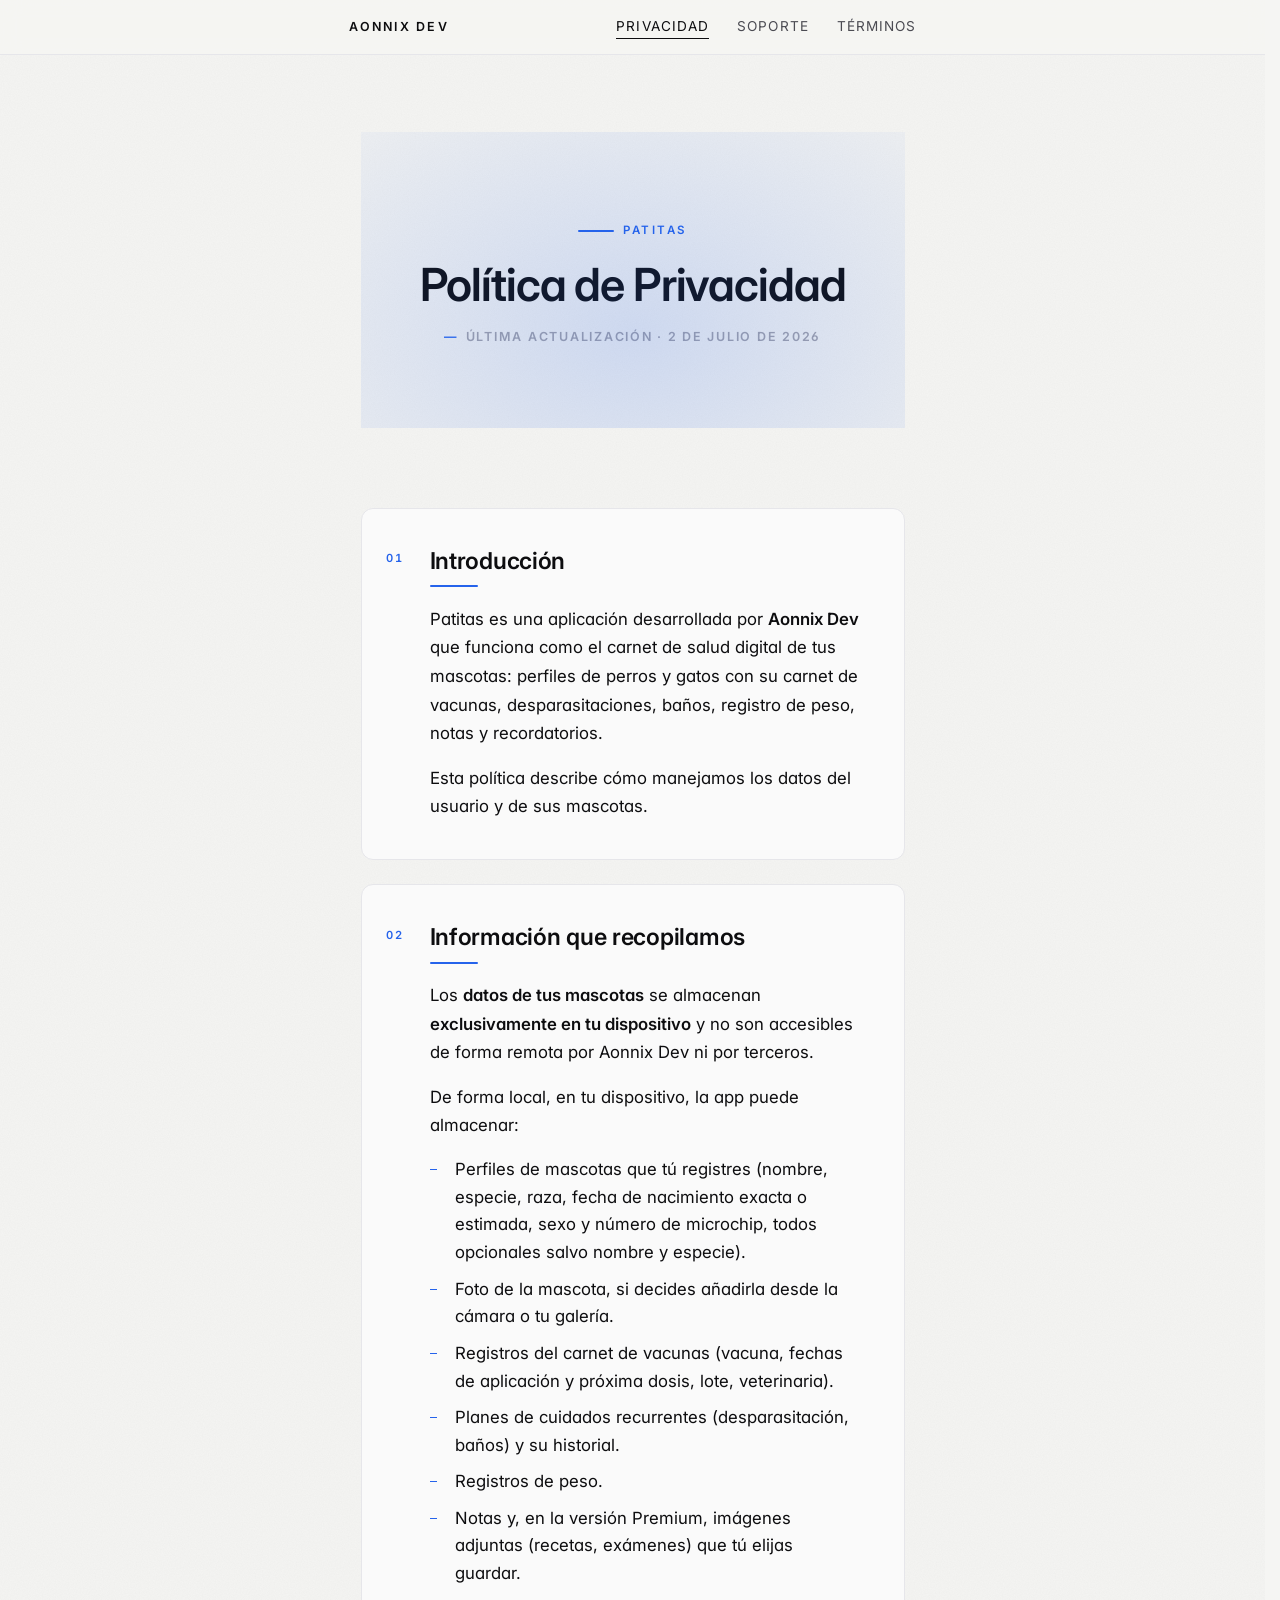
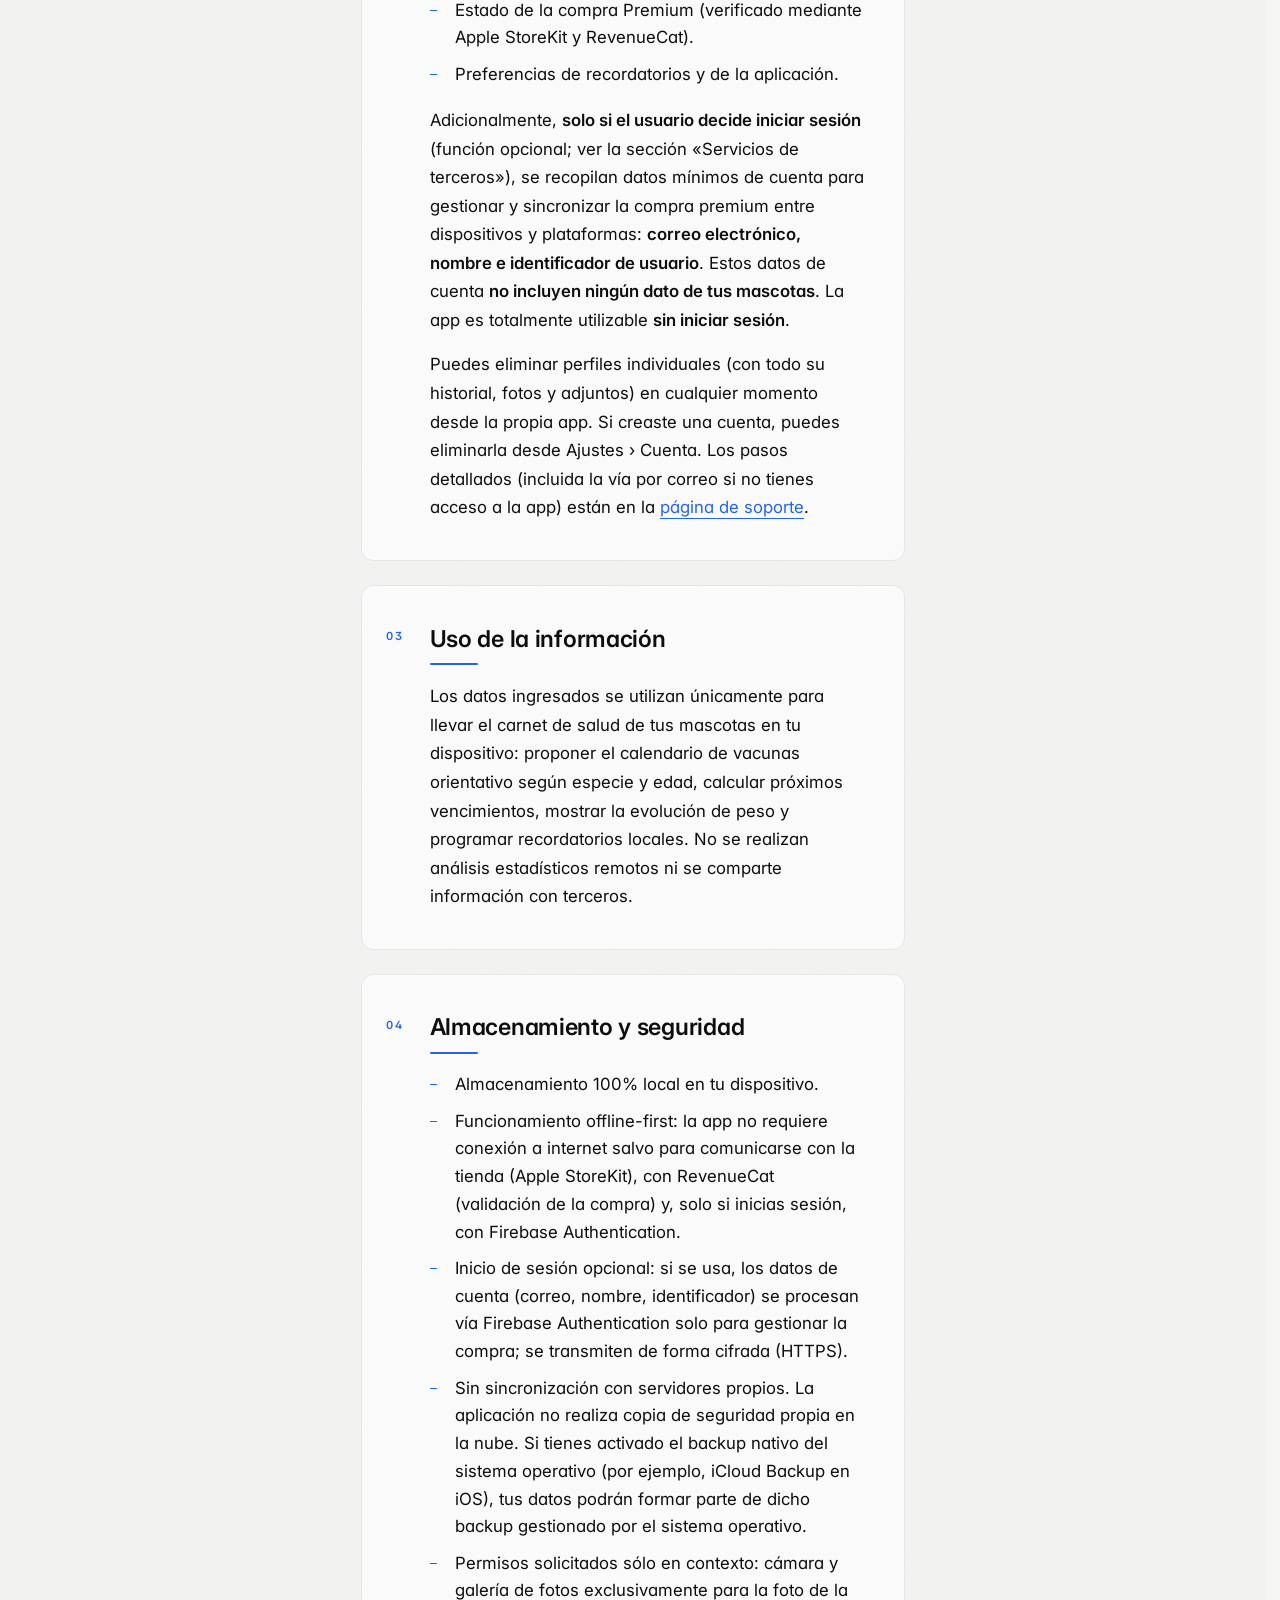
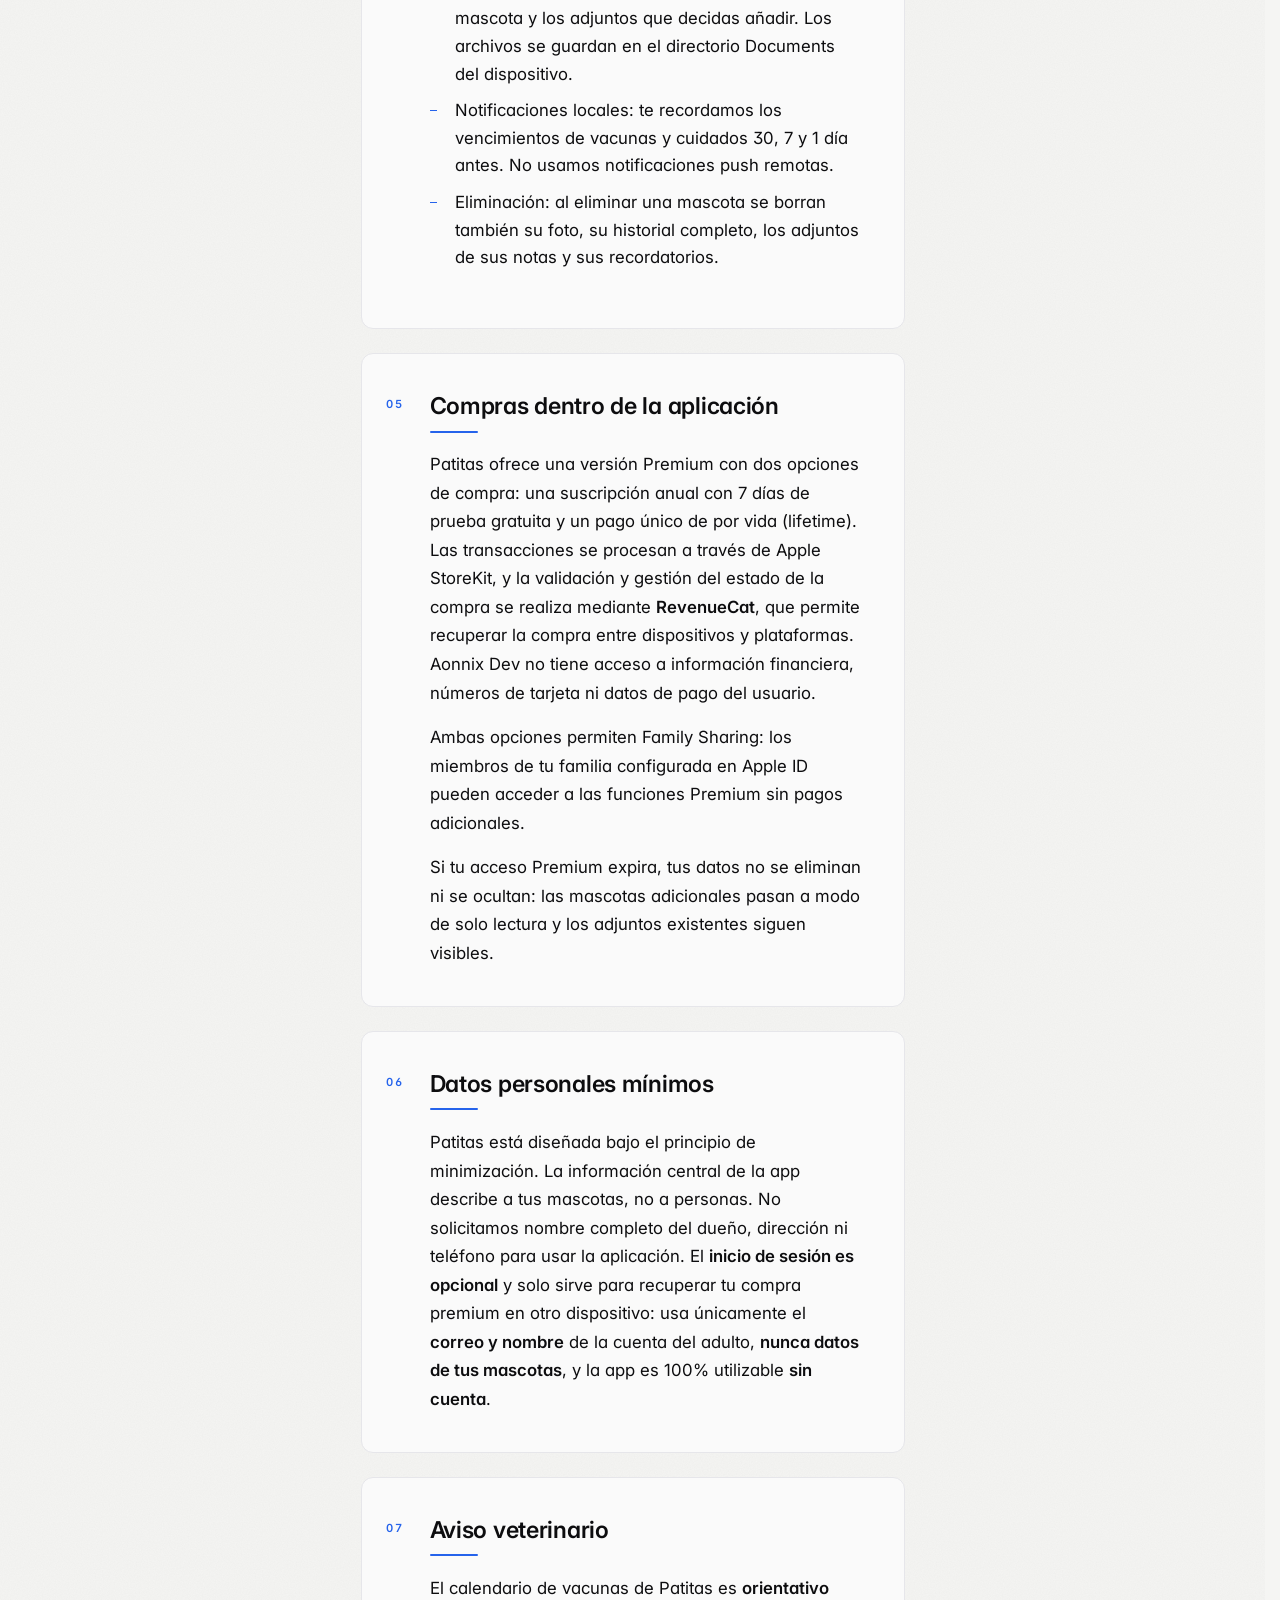
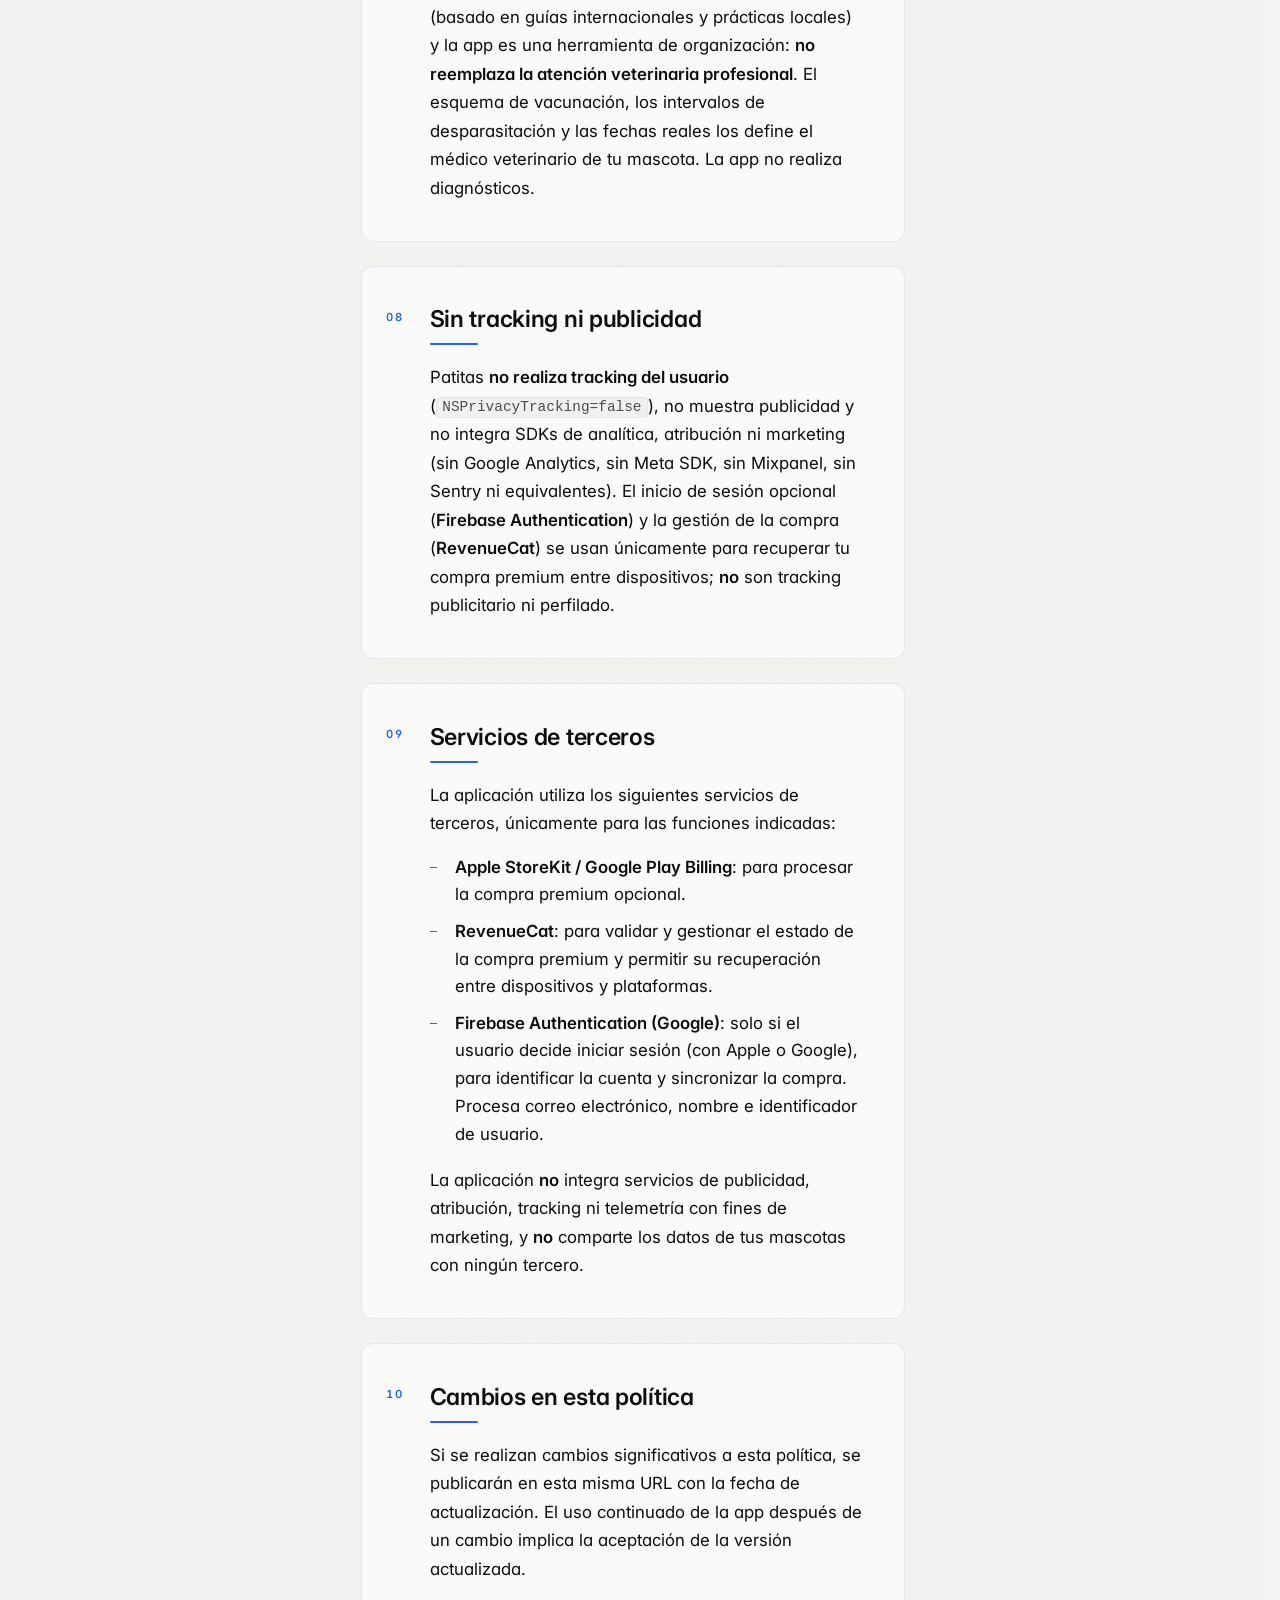
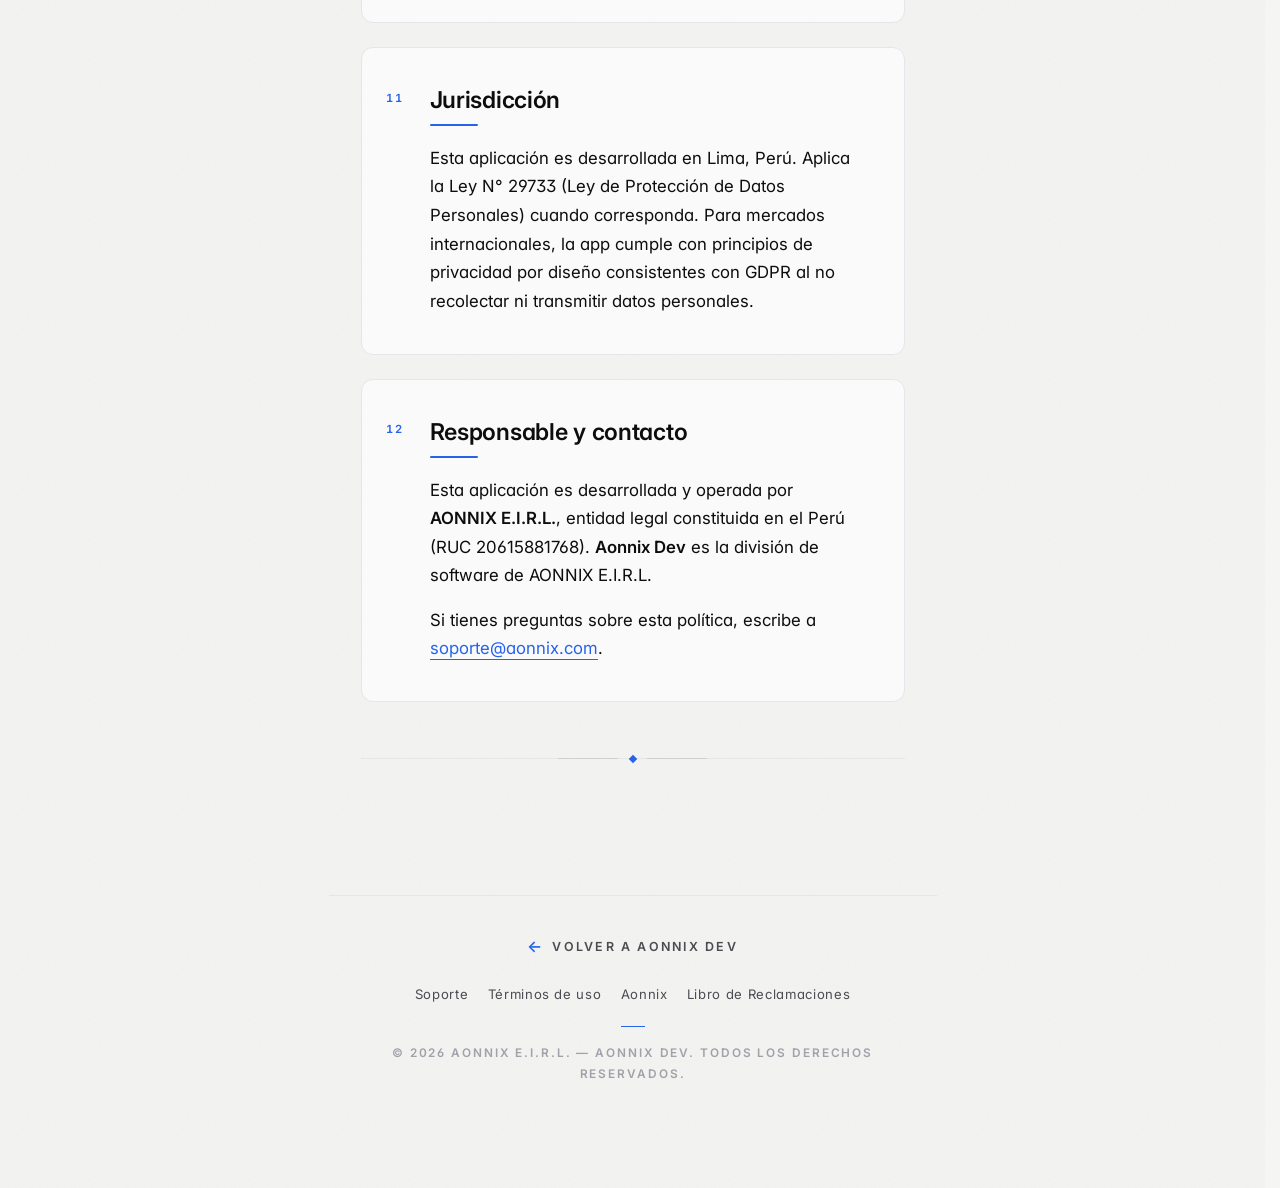
<file: legal/patitas-mascota-privacy/index.html>
<!DOCTYPE html>
<html lang="es">
<head>
    <meta charset="UTF-8">
    <title>Política de Privacidad — Patitas · Aonnix Dev</title>
    <meta name="description" content="Política de privacidad de Patitas: los datos de tus mascotas se guardan solo en el dispositivo; inicio de sesión opcional (Firebase) y compra (RevenueCat), sin tracking ni publicidad.">
    <meta name="viewport" content="width=device-width, initial-scale=1, viewport-fit=cover">
    <meta name="robots" content="index,follow">
    <meta name="theme-color" content="#F5F5F3" media="(prefers-color-scheme: light)">
    <meta name="theme-color" content="#0D0D0F" media="(prefers-color-scheme: dark)">
    <link rel="canonical" href="https://aonnix.com/legal/patitas-mascota-privacy/">

    <meta property="og:type" content="article">
    <meta property="og:site_name" content="Aonnix">
    <meta property="og:locale" content="es_PE">
    <meta property="og:url" content="https://aonnix.com/legal/patitas-mascota-privacy/">
    <meta property="og:title" content="Política de Privacidad — Patitas">
    <meta property="og:description" content="Datos de tus mascotas 100% locales. Inicio de sesión opcional y compra gestionada de forma segura, sin tracking ni publicidad.">
    <meta property="og:image" content="https://aonnix.com/og-image.png">

    <link rel="icon" type="image/png" sizes="32x32" href="/assets/favicons/favicon-32x32.png">
    <link rel="icon" type="image/png" sizes="192x192" href="/assets/favicons/favicon-192x192.png">
    <link rel="icon" type="image/png" sizes="512x512" href="/assets/favicons/favicon-512x512.png">
    <link rel="apple-touch-icon" href="/assets/favicons/apple-touch-icon.png">

    <link rel="preconnect" href="https://fonts.googleapis.com">
    <link rel="preconnect" href="https://fonts.gstatic.com" crossorigin>
    <link href="https://fonts.googleapis.com/css2?family=Inter:wght@400;500;600;700&display=swap" rel="stylesheet">

    <link rel="stylesheet" href="/styles.css">
    <link rel="stylesheet" href="/legal-shared.css">
</head>
<body>
    <header class="nav">
        <div class="nav-inner">
            <a class="brand" href="/dev/">Aonnix Dev</a>
            <nav class="nav-links" aria-label="Navegación principal">
                <a href="/legal/patitas-mascota-privacy/" class="active" aria-current="page">Privacidad</a>
                <a href="/support/patitas-mascota/">Soporte</a>
                <a href="/terms/patitas-mascota/">Términos</a>
            </nav>
        </div>
    </header>

    <main class="page">
        <div class="shell">
            <div class="hero">
                <div class="eyebrow">Patitas</div>
                <h1>Política de Privacidad</h1>
                <div class="meta">Última actualización · 2 de julio de 2026</div>
            </div>

            <section class="section intro with-margin-num">
                <span class="num">01</span>
                <h2>Introducción</h2>
                <p>Patitas es una aplicación desarrollada por <strong>Aonnix Dev</strong> que funciona como el carnet de salud digital de tus mascotas: perfiles de perros y gatos con su carnet de vacunas, desparasitaciones, baños, registro de peso, notas y recordatorios.</p>
                <p>Esta política describe cómo manejamos los datos del usuario y de sus mascotas.</p>
            </section>

            <section class="section with-margin-num">
                <span class="num">02</span>
                <h2>Información que recopilamos</h2>
                <p>Los <strong>datos de tus mascotas</strong> se almacenan <strong>exclusivamente en tu dispositivo</strong> y no son accesibles de forma remota por Aonnix Dev ni por terceros.</p>
                <p>De forma local, en tu dispositivo, la app puede almacenar:</p>
                <ul>
                    <li>Perfiles de mascotas que tú registres (nombre, especie, raza, fecha de nacimiento exacta o estimada, sexo y número de microchip, todos opcionales salvo nombre y especie).</li>
                    <li>Foto de la mascota, si decides añadirla desde la cámara o tu galería.</li>
                    <li>Registros del carnet de vacunas (vacuna, fechas de aplicación y próxima dosis, lote, veterinaria).</li>
                    <li>Planes de cuidados recurrentes (desparasitación, baños) y su historial.</li>
                    <li>Registros de peso.</li>
                    <li>Notas y, en la versión Premium, imágenes adjuntas (recetas, exámenes) que tú elijas guardar.</li>
                    <li>Estado de la compra Premium (verificado mediante Apple StoreKit y RevenueCat).</li>
                    <li>Preferencias de recordatorios y de la aplicación.</li>
                </ul>
                <p>Adicionalmente, <strong>solo si el usuario decide iniciar sesión</strong> (función opcional; ver la sección «Servicios de terceros»), se recopilan datos mínimos de cuenta para gestionar y sincronizar la compra premium entre dispositivos y plataformas: <strong>correo electrónico, nombre e identificador de usuario</strong>. Estos datos de cuenta <strong>no incluyen ningún dato de tus mascotas</strong>. La app es totalmente utilizable <strong>sin iniciar sesión</strong>.</p>
                <p>Puedes eliminar perfiles individuales (con todo su historial, fotos y adjuntos) en cualquier momento desde la propia app. Si creaste una cuenta, puedes eliminarla desde Ajustes › Cuenta. Los pasos detallados (incluida la vía por correo si no tienes acceso a la app) están en la <a href="/support/patitas-mascota/#eliminar-datos" target="_blank" rel="noopener">página de soporte</a>.</p>
            </section>

            <section class="section with-margin-num">
                <span class="num">03</span>
                <h2>Uso de la información</h2>
                <p>Los datos ingresados se utilizan únicamente para llevar el carnet de salud de tus mascotas en tu dispositivo: proponer el calendario de vacunas orientativo según especie y edad, calcular próximos vencimientos, mostrar la evolución de peso y programar recordatorios locales. No se realizan análisis estadísticos remotos ni se comparte información con terceros.</p>
            </section>

            <section class="section with-margin-num">
                <span class="num">04</span>
                <h2>Almacenamiento y seguridad</h2>
                <ul>
                    <li>Almacenamiento 100% local en tu dispositivo.</li>
                    <li>Funcionamiento offline-first: la app no requiere conexión a internet salvo para comunicarse con la tienda (Apple StoreKit), con RevenueCat (validación de la compra) y, solo si inicias sesión, con Firebase Authentication.</li>
                    <li>Inicio de sesión opcional: si se usa, los datos de cuenta (correo, nombre, identificador) se procesan vía Firebase Authentication solo para gestionar la compra; se transmiten de forma cifrada (HTTPS).</li>
                    <li>Sin sincronización con servidores propios. La aplicación no realiza copia de seguridad propia en la nube. Si tienes activado el backup nativo del sistema operativo (por ejemplo, iCloud Backup en iOS), tus datos podrán formar parte de dicho backup gestionado por el sistema operativo.</li>
                    <li>Permisos solicitados sólo en contexto: cámara y galería de fotos exclusivamente para la foto de la mascota y los adjuntos que decidas añadir. Los archivos se guardan en el directorio Documents del dispositivo.</li>
                    <li>Notificaciones locales: te recordamos los vencimientos de vacunas y cuidados 30, 7 y 1 día antes. No usamos notificaciones push remotas.</li>
                    <li>Eliminación: al eliminar una mascota se borran también su foto, su historial completo, los adjuntos de sus notas y sus recordatorios.</li>
                </ul>
            </section>

            <section class="section with-margin-num">
                <span class="num">05</span>
                <h2>Compras dentro de la aplicación</h2>
                <p>Patitas ofrece una versión Premium con dos opciones de compra: una suscripción anual con 7 días de prueba gratuita y un pago único de por vida (lifetime). Las transacciones se procesan a través de Apple StoreKit, y la validación y gestión del estado de la compra se realiza mediante <strong>RevenueCat</strong>, que permite recuperar la compra entre dispositivos y plataformas. Aonnix Dev no tiene acceso a información financiera, números de tarjeta ni datos de pago del usuario.</p>
                <p>Ambas opciones permiten Family Sharing: los miembros de tu familia configurada en Apple ID pueden acceder a las funciones Premium sin pagos adicionales.</p>
                <p>Si tu acceso Premium expira, tus datos no se eliminan ni se ocultan: las mascotas adicionales pasan a modo de solo lectura y los adjuntos existentes siguen visibles.</p>
            </section>

            <section class="section with-margin-num">
                <span class="num">06</span>
                <h2>Datos personales mínimos</h2>
                <p>Patitas está diseñada bajo el principio de minimización. La información central de la app describe a tus mascotas, no a personas. No solicitamos nombre completo del dueño, dirección ni teléfono para usar la aplicación. El <strong>inicio de sesión es opcional</strong> y solo sirve para recuperar tu compra premium en otro dispositivo: usa únicamente el <strong>correo y nombre</strong> de la cuenta del adulto, <strong>nunca datos de tus mascotas</strong>, y la app es 100% utilizable <strong>sin cuenta</strong>.</p>
            </section>

            <section class="section with-margin-num">
                <span class="num">07</span>
                <h2>Aviso veterinario</h2>
                <p>El calendario de vacunas de Patitas es <strong>orientativo</strong> (basado en guías internacionales y prácticas locales) y la app es una herramienta de organización: <strong>no reemplaza la atención veterinaria profesional</strong>. El esquema de vacunación, los intervalos de desparasitación y las fechas reales los define el médico veterinario de tu mascota. La app no realiza diagnósticos.</p>
            </section>

            <section class="section with-margin-num">
                <span class="num">08</span>
                <h2>Sin tracking ni publicidad</h2>
                <p>Patitas <strong>no realiza tracking del usuario</strong> (<code>NSPrivacyTracking=false</code>), no muestra publicidad y no integra SDKs de analítica, atribución ni marketing (sin Google Analytics, sin Meta SDK, sin Mixpanel, sin Sentry ni equivalentes). El inicio de sesión opcional (<strong>Firebase Authentication</strong>) y la gestión de la compra (<strong>RevenueCat</strong>) se usan únicamente para recuperar tu compra premium entre dispositivos; <strong>no</strong> son tracking publicitario ni perfilado.</p>
            </section>

            <section class="section with-margin-num">
                <span class="num">09</span>
                <h2>Servicios de terceros</h2>
                <p>La aplicación utiliza los siguientes servicios de terceros, únicamente para las funciones indicadas:</p>
                <ul>
                    <li><strong>Apple StoreKit / Google Play Billing</strong>: para procesar la compra premium opcional.</li>
                    <li><strong>RevenueCat</strong>: para validar y gestionar el estado de la compra premium y permitir su recuperación entre dispositivos y plataformas.</li>
                    <li><strong>Firebase Authentication (Google)</strong>: solo si el usuario decide iniciar sesión (con Apple o Google), para identificar la cuenta y sincronizar la compra. Procesa correo electrónico, nombre e identificador de usuario.</li>
                </ul>
                <p>La aplicación <strong>no</strong> integra servicios de publicidad, atribución, tracking ni telemetría con fines de marketing, y <strong>no</strong> comparte los datos de tus mascotas con ningún tercero.</p>
            </section>

            <section class="section with-margin-num">
                <span class="num">10</span>
                <h2>Cambios en esta política</h2>
                <p>Si se realizan cambios significativos a esta política, se publicarán en esta misma URL con la fecha de actualización. El uso continuado de la app después de un cambio implica la aceptación de la versión actualizada.</p>
            </section>

            <section class="section with-margin-num">
                <span class="num">11</span>
                <h2>Jurisdicción</h2>
                <p>Esta aplicación es desarrollada en Lima, Perú. Aplica la Ley N° 29733 (Ley de Protección de Datos Personales) cuando corresponda. Para mercados internacionales, la app cumple con principios de privacidad por diseño consistentes con GDPR al no recolectar ni transmitir datos personales.</p>
            </section>

            <section class="section with-margin-num">
                <span class="num">12</span>
                <h2>Responsable y contacto</h2>
                <p>Esta aplicación es desarrollada y operada por <strong>AONNIX E.I.R.L.</strong>, entidad legal constituida en el Perú (RUC 20615881768). <strong>Aonnix Dev</strong> es la división de software de AONNIX E.I.R.L.</p>
                <p>Si tienes preguntas sobre esta política, escribe a <a href="mailto:soporte@aonnix.com">soporte@aonnix.com</a>.</p>
            </section>

            <div class="divider" aria-hidden="true">
                <span class="glyph"></span>
            </div>
        </div>

        <footer class="page-footer">
            <a href="/dev/" class="back-link">Volver a Aonnix Dev</a>
            <nav class="cross-links" aria-label="Documentos relacionados">
                <a href="/support/patitas-mascota/" target="_blank" rel="noopener">Soporte</a>
                <a href="/terms/patitas-mascota/" target="_blank" rel="noopener">Términos de uso</a>
                <a href="/">Aonnix</a>
                <a href="/libro-de-reclamaciones/">Libro de Reclamaciones</a>
            </nav>
            <p class="copy">&copy; <span id="year">2026</span> AONNIX E.I.R.L. — Aonnix Dev. Todos los derechos reservados.</p>
        </footer>
    </main>

    <script>document.getElementById('year').textContent=new Date().getFullYear()</script>
</body>
</html>
</file>
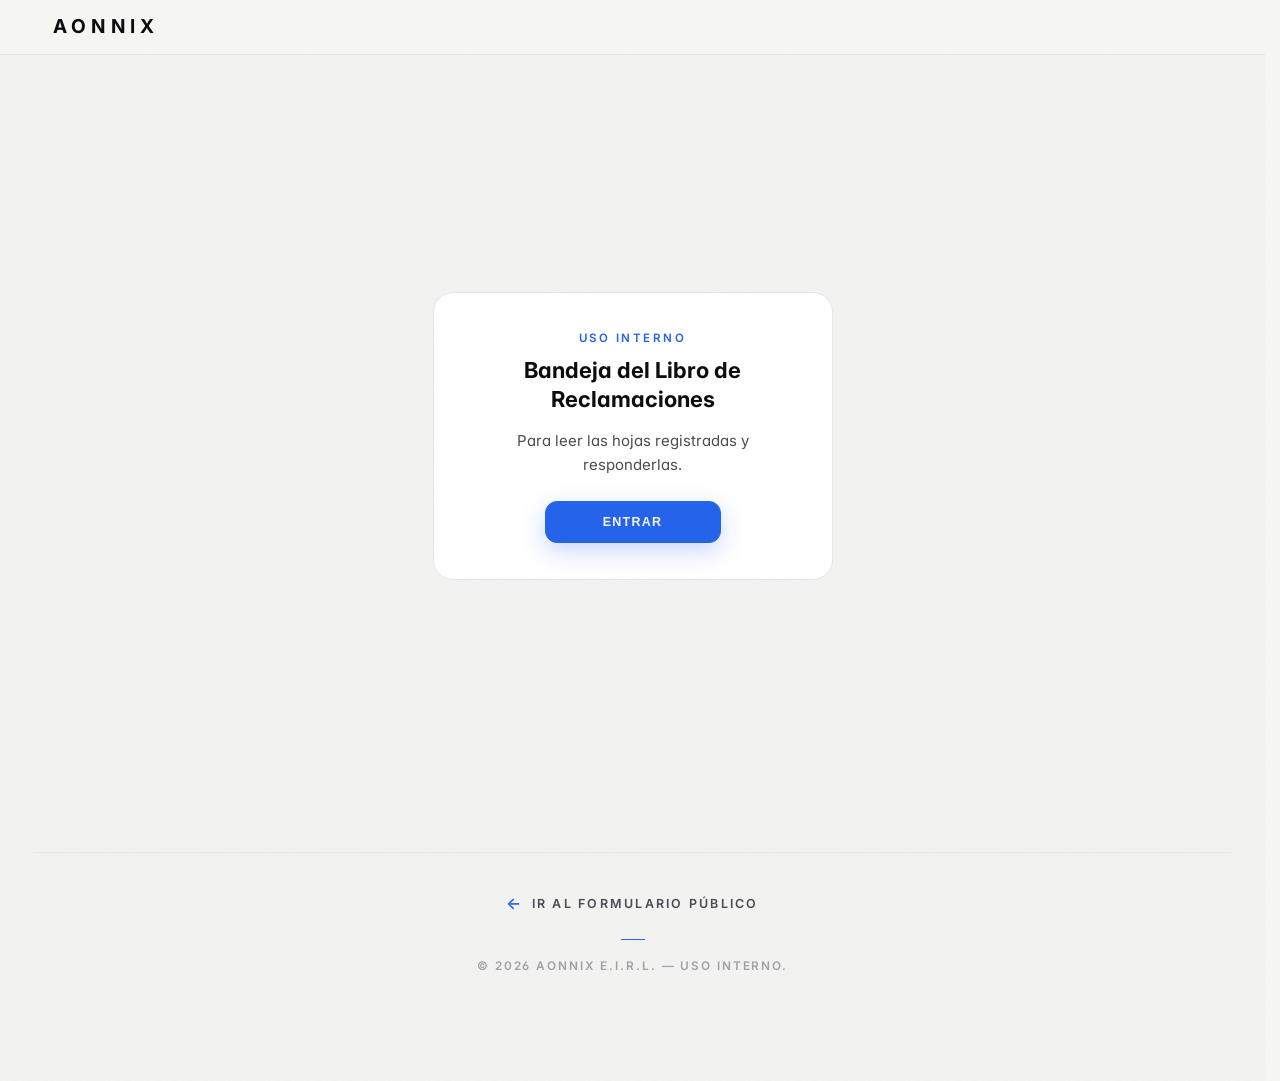
<file: libro-de-reclamaciones/bandeja/index.html>
<!DOCTYPE html>
<html lang="es">
<head>
    <meta charset="UTF-8">
    <meta name="viewport" content="width=device-width, initial-scale=1, viewport-fit=cover">
    <meta name="theme-color" content="#F5F5F3" media="(prefers-color-scheme: light)">
    <meta name="theme-color" content="#0D0D0F" media="(prefers-color-scheme: dark)">
    <!-- Fuera de los buscadores: es una herramienta interna, no una página del sitio. -->
    <meta name="robots" content="noindex,nofollow">
    <title>Bandeja del Libro de Reclamaciones — AONNIX E.I.R.L.</title>
    <link rel="icon" type="image/png" sizes="32x32" href="/assets/favicons/favicon-32x32.png">
    <link rel="apple-touch-icon" href="/assets/favicons/apple-touch-icon.png">
    <link rel="preconnect" href="https://fonts.googleapis.com">
    <link rel="preconnect" href="https://fonts.gstatic.com" crossorigin>
    <link href="https://fonts.googleapis.com/css2?family=Inter:wght@400;500;600;700&display=swap" rel="stylesheet">
    <link rel="stylesheet" href="/styles.css">
    <link rel="stylesheet" href="/legal-shared.css">
    <link rel="stylesheet" href="/libro-de-reclamaciones/libro.css">
    <link rel="stylesheet" href="/libro-de-reclamaciones/bandeja/bandeja.css">
</head>
<body>
    <header class="nav">
        <div class="nav-inner">
            <a class="brand brand--wordmark" href="/" aria-label="AONNIX — inicio">
                <span class="brand-text">AONNIX</span>
            </a>
            <div class="bn-sesion" id="barra-sesion" hidden>
                <span id="correo-sesion" class="bn-correo"></span>
                <span id="perfil-sesion" class="bn-perfil"></span>
                <button type="button" class="bn-enlace" id="boton-salir">Cerrar sesión</button>
            </div>
        </div>
    </header>

    <main class="page">
        <div class="shell bn-shell">
            <div class="bn-aviso" id="aviso" role="status" hidden></div>

            <!-- ============ LOGIN ============ -->
            <!-- Una puerta, no un folleto. Aquí no va el plazo de respuesta ni la
                 advertencia de la infracción: eso lo necesita quien YA entró, y
                 vive en la propia bandeja. Tampoco se anuncia el segundo factor:
                 a quien debe entrar no le aporta nada, y a quien no debería, sí. -->
            <section id="vista-login" hidden>
                <div class="bn-acceso">
                    <p class="eyebrow">Uso interno</p>
                    <h1>Bandeja del Libro de Reclamaciones</h1>
                    <p class="bn-acceso-nota">Para leer las hojas registradas y responderlas.</p>
                    <button type="button" class="btn btn-primary" id="boton-entrar">Entrar</button>
                </div>
            </section>

            <!-- ============ LISTADO ============ -->
            <section id="vista-listado" hidden>
                <div class="bn-cabecera">
                    <h1>Hojas registradas</h1>
                    <div class="bn-controles">
                        <label class="bn-filtro">
                            <span>Ver</span>
                            <select id="filtro">
                                <option value="PENDIENTE">Pendientes de respuesta</option>
                                <option value="RESPONDIDA">Ya respondidas</option>
                                <option value="PRUEBA">De prueba</option>
                            </select>
                        </label>
                        <label class="bn-filtro">
                            <span>Ordenar</span>
                            <select id="orden">
                                <option value="recientes">Más recientes primero</option>
                                <option value="urgentes">Más urgentes primero</option>
                            </select>
                        </label>
                    </div>
                </div>
                <div class="bn-buscador">
                    <label for="buscar" class="bn-oculto">Buscar una hoja</label>
                    <input type="search" id="buscar" placeholder="Buscar por número, consumidor o descripción…"
                           autocomplete="off" spellcheck="false">
                    <p class="bn-conteo" id="conteo" role="status"></p>
                </div>
                <!-- Aviso de lo que vence, para que ordenar por recientes no
                     entierre una hoja a punto de pasarse de plazo. -->
                <p class="bn-alerta" id="alerta-plazos" role="status" hidden></p>
                <div class="bn-tabla-contenedor">
                    <table class="bn-tabla">
                        <thead>
                            <tr>
                                <th scope="col">N.º de hoja</th>
                                <th scope="col">Tipo</th>
                                <th scope="col">Consumidor</th>
                                <th scope="col">Registrada</th>
                                <th scope="col">Límite</th>
                                <th scope="col">Plazo</th>
                                <th scope="col"><span class="bn-oculto">Acción</span></th>
                            </tr>
                        </thead>
                        <tbody id="cuerpo-listado"></tbody>
                    </table>
                </div>
            </section>

            <!-- ============ HOJA ============ -->
            <section id="vista-hoja" hidden>
                <button type="button" class="bn-enlace bn-volver" id="boton-volver">← Volver al listado</button>
                <div class="bn-cabecera">
                    <h1 id="numero-hoja"></h1>
                    <span id="plazo-hoja" class="bn-urgencia"></span>
                </div>

                <p class="bn-enmascarado" id="aviso-enmascarado" hidden>
                    Tu perfil ve esta hoja con los <strong>datos personales del consumidor
                    ocultos</strong>. Puedes consultar el reclamo, su plazo y lo actuado, pero
                    no el documento, el domicilio ni el teléfono.
                </p>
                <dl class="lr-hoja" id="datos-hoja"></dl>

                <div class="bn-responder" id="bloque-responder" hidden>
                    <h2>Acciones adoptadas</h2>
                    <p class="lr-pista">
                        Lo que escribas aquí se guarda en el libro como constancia de lo actuado y
                        se envía al consumidor por correo. Queda firmado con tu usuario y la fecha.
                    </p>
                    <label class="bn-oculto" for="acciones">Acciones adoptadas</label>
                    <textarea id="acciones" rows="8" maxlength="5000"
                              placeholder="Qué se revisó, qué se resolvió y qué se le comunica al consumidor."></textarea>
                    <button type="button" class="btn btn-primary" id="boton-responder">Registrar respuesta</button>
                </div>

                <div class="bn-respondida" id="bloque-respondida" hidden>
                    <h2>Respuesta registrada</h2>
                    <p class="bn-meta" id="meta-respuesta"></p>
                    <p class="bn-acciones-registradas" id="acciones-registradas"></p>
                </div>
            </section>
        </div>

        <footer class="page-footer">
            <a href="/libro-de-reclamaciones/" class="back-link">Ir al formulario público</a>
            <p class="copy">&copy; <span id="anio">2026</span> AONNIX E.I.R.L. — uso interno.</p>
        </footer>
    </main>

    <script src="/libro-de-reclamaciones/bandeja/config.js"></script>
    <script src="/libro-de-reclamaciones/bandeja/bandeja.js"></script>
</body>
</html>
</file>
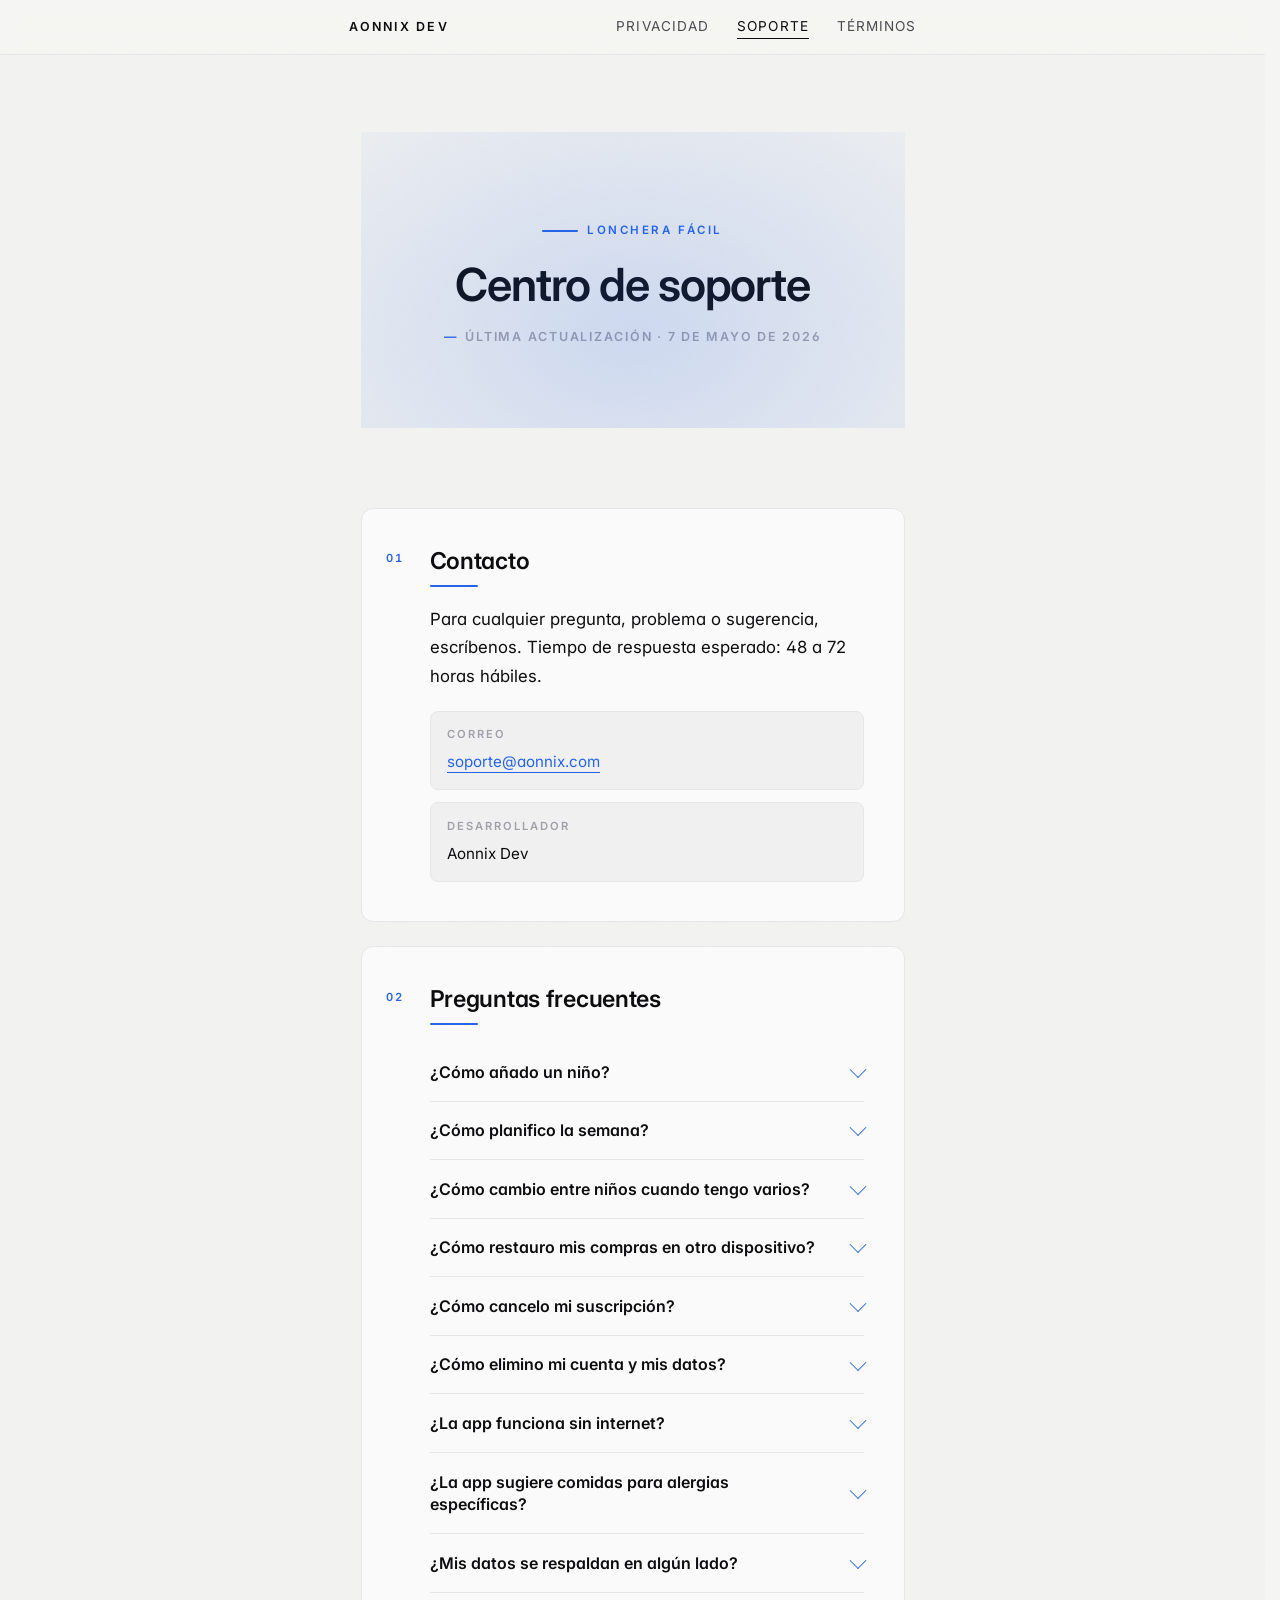
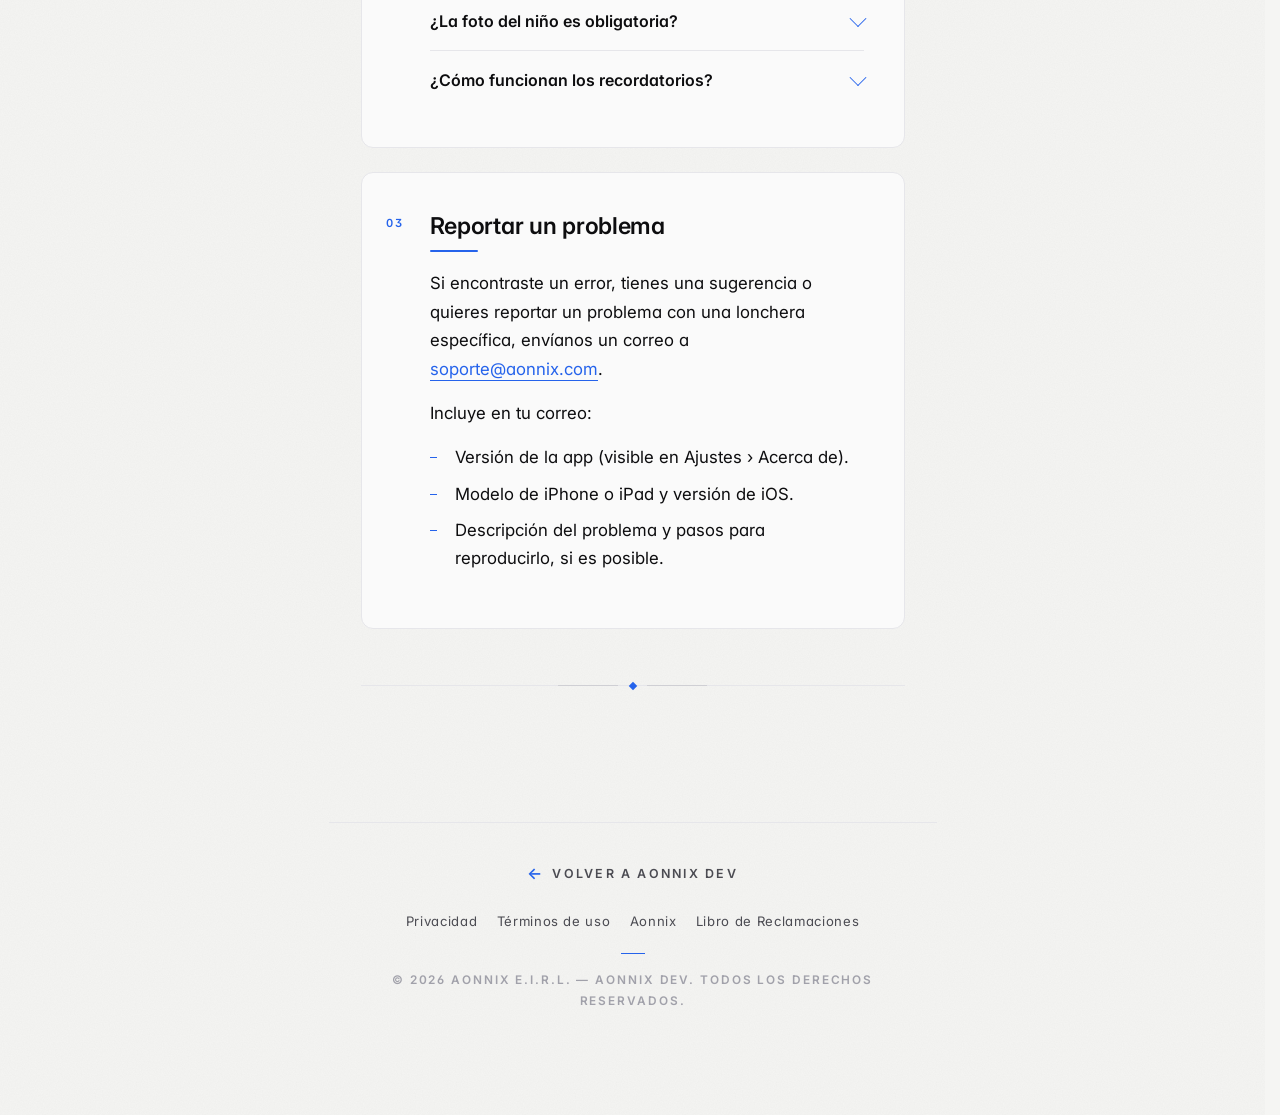
<file: support/lonchera-facil/index.html>
<!DOCTYPE html>
<html lang="es">
<head>
    <meta charset="UTF-8">
    <title>Soporte — Lonchera Fácil · Aonnix Dev</title>
    <meta name="description" content="Centro de soporte de Lonchera Fácil: preguntas frecuentes, restauración de compras Premium, recordatorios y contacto directo del equipo Aonnix Dev.">
    <meta name="viewport" content="width=device-width, initial-scale=1, viewport-fit=cover">
    <meta name="robots" content="index,follow">
    <meta name="theme-color" content="#F5F5F3" media="(prefers-color-scheme: light)">
    <meta name="theme-color" content="#0D0D0F" media="(prefers-color-scheme: dark)">
    <link rel="canonical" href="https://aonnix.com/support/lonchera-facil/">

    <meta property="og:type" content="article">
    <meta property="og:site_name" content="Aonnix">
    <meta property="og:locale" content="es_PE">
    <meta property="og:url" content="https://aonnix.com/support/lonchera-facil/">
    <meta property="og:title" content="Soporte — Lonchera Fácil">
    <meta property="og:description" content="Preguntas frecuentes, restauración de compras y contacto directo del equipo.">
    <meta property="og:image" content="https://aonnix.com/og-image.png">

    <link rel="icon" type="image/png" sizes="32x32" href="/assets/favicons/favicon-32x32.png">
    <link rel="icon" type="image/png" sizes="192x192" href="/assets/favicons/favicon-192x192.png">
    <link rel="icon" type="image/png" sizes="512x512" href="/assets/favicons/favicon-512x512.png">
    <link rel="apple-touch-icon" href="/assets/favicons/apple-touch-icon.png">

    <link rel="preconnect" href="https://fonts.googleapis.com">
    <link rel="preconnect" href="https://fonts.gstatic.com" crossorigin>
    <link href="https://fonts.googleapis.com/css2?family=Inter:wght@400;500;600;700&display=swap" rel="stylesheet">

    <link rel="stylesheet" href="/styles.css">
    <link rel="stylesheet" href="/legal-shared.css">
</head>
<body>
    <header class="nav">
        <div class="nav-inner">
            <a class="brand" href="/dev/">Aonnix Dev</a>
            <nav class="nav-links" aria-label="Navegación principal">
                <a href="/legal/lonchera-facil-privacy/">Privacidad</a>
                <a href="/support/lonchera-facil/" class="active" aria-current="page">Soporte</a>
                <a href="/terms/lonchera-facil/">Términos</a>
            </nav>
        </div>
    </header>

    <main class="page">
        <div class="shell">
            <div class="hero">
                <div class="eyebrow">Lonchera Fácil</div>
                <h1>Centro de soporte</h1>
                <div class="meta">Última actualización · 7 de mayo de 2026</div>
            </div>

            <section class="section intro with-margin-num">
                <span class="num">01</span>
                <h2>Contacto</h2>
                <p>Para cualquier pregunta, problema o sugerencia, escríbenos. Tiempo de respuesta esperado: 48 a 72 horas hábiles.</p>
                <div class="contact-card">
                    <div class="item">
                        <span class="key">Correo</span>
                        <span class="val"><a href="mailto:soporte@aonnix.com">soporte@aonnix.com</a></span>
                    </div>
                    <div class="item">
                        <span class="key">Desarrollador</span>
                        <span class="val">Aonnix Dev</span>
                    </div>
                </div>
            </section>

            <section class="section with-margin-num">
                <span class="num">02</span>
                <h2>Preguntas frecuentes</h2>

                <details class="faq">
                    <summary>¿Cómo añado un niño?</summary>
                    <div class="faq-body">
                        <p>Abre la app, ve a la pestaña Ajustes y toca "Agregar niño". Ingresa el nombre, la etapa escolar (preescolar 3–5 años o primaria 6–12 años) y, si lo deseas, alergias y una foto de perfil. La etapa y las alergias ayudan a la app a sugerir loncheras apropiadas para cada niño.</p>
                    </div>
                </details>

                <details class="faq">
                    <summary>¿Cómo planifico la semana?</summary>
                    <div class="faq-body">
                        <p>Ve a la pestaña "Plan Semanal" y la app generará automáticamente una sugerencia para los 5 días lectivos del niño activo. Puedes arrastrar y soltar ideas entre días. En la versión gratuita verás 2 días; con Premium accedes a los 5 días completos. Cuando estés satisfecho, toca "Generar lista de compras" para crear la lista consolidada.</p>
                    </div>
                </details>

                <details class="faq">
                    <summary>¿Cómo cambio entre niños cuando tengo varios?</summary>
                    <div class="faq-body">
                        <p>En la pantalla Hoy, toca el avatar o nombre del niño en la parte superior. Aparecerá un selector con todos los niños registrados. Toca el niño que quieras activar y la app actualizará todas las sugerencias.</p>
                    </div>
                </details>

                <details class="faq">
                    <summary>¿Cómo restauro mis compras en otro dispositivo?</summary>
                    <div class="faq-body">
                        <p>Si compraste Premium en otro iPhone o iPad y quieres recuperarlo en un nuevo dispositivo, abre Lonchera Fácil, ve a Ajustes › sección Premium y toca "Restaurar compras". Necesitas estar conectado al mismo Apple ID con el que realizaste la compra original. Family Sharing también permite que los miembros de tu familia accedan a Premium sin pagos adicionales.</p>
                    </div>
                </details>

                <details class="faq">
                    <summary>¿Cómo cancelo mi suscripción?</summary>
                    <div class="faq-body">
                        <p>La suscripción se gestiona desde Apple, no desde Lonchera Fácil. Para cancelarla: <strong>Ajustes de iOS › tu nombre › Suscripciones › Lonchera Fácil › Cancelar suscripción</strong>. Si estás en el período de prueba gratuita de 7 días y cancelas antes de que termine, no se te cobrará.</p>
                    </div>
                </details>

                <details class="faq" id="eliminar-datos">
                    <summary>¿Cómo elimino mi cuenta y mis datos?</summary>
                    <div class="faq-body">
                        <ol>
                            <li><strong>Eliminar todos los datos del dispositivo:</strong> abre la app y ve a <strong>Ajustes › Datos › "Eliminar todos los datos"</strong>. Tras una doble confirmación, se borran todos los perfiles de niños, sus alergias, los planes semanales, las listas de compras, los combos favoritos y las fotos guardadas en tu dispositivo.</li>
                            <li><strong>Eliminar tu cuenta</strong> (solo si iniciaste sesión): ve a <strong>Ajustes › Cuenta › "Eliminar cuenta"</strong>. Esto elimina tu cuenta de acceso (correo, nombre e identificador) gestionada con Firebase Authentication.</li>
                            <li><strong>¿No tienes acceso a la app?</strong> Escríbenos a <a href="mailto:soporte@aonnix.com">soporte@aonnix.com</a> desde el correo de tu cuenta y gestionaremos la eliminación de tu cuenta y de los datos asociados.</li>
                        </ol>
                        <p>Los datos de los niños (perfiles, alergias, planes y listas) nunca salen del dispositivo, así que se eliminan al borrarlos localmente o al desinstalar la app. <strong>Eliminar los datos no cancela tu suscripción Premium:</strong> debes cancelarla por separado desde los Ajustes de iOS. El registro de tu compra puede conservarse en la tienda (App Store / Google Play) y en RevenueCat para permitir su restauración; puedes solicitar su eliminación escribiéndonos.</p>
                    </div>
                </details>

                <details class="faq">
                    <summary>¿La app funciona sin internet?</summary>
                    <div class="faq-body">
                        <p>Sí, totalmente. Lonchera Fácil es una app offline-first. Sólo se conecta a Apple StoreKit cuando realizas una compra o restauras compras. Las ideas, planes y listas de compras funcionan sin conexión a internet.</p>
                    </div>
                </details>

                <details class="faq">
                    <summary>¿La app sugiere comidas para alergias específicas?</summary>
                    <div class="faq-body">
                        <p>Sí. Cuando agregas alergias en el perfil del niño (por ejemplo, gluten, lácteos, frutos secos), la app filtra automáticamente las ideas que contengan esos alérgenos. <strong>Importante:</strong> esta es una herramienta de ayuda, no una garantía. Siempre revisa los ingredientes reales antes de preparar la lonchera, ya que un mismo ingrediente puede provenir de diferentes fuentes con riesgo de contaminación cruzada.</p>
                    </div>
                </details>

                <details class="faq">
                    <summary>¿Mis datos se respaldan en algún lado?</summary>
                    <div class="faq-body">
                        <p>Lonchera Fácil no almacena tus datos en servidores propios. Si tienes activado iCloud Backup en tu iPhone (Ajustes › tu nombre › iCloud › iCloud Backup), los datos de la app se respaldan automáticamente como parte del backup nativo de iOS. Cuando restaures tu iPhone o cambies a uno nuevo, tus datos volverán al restaurar desde el backup. Esto es responsabilidad del sistema operativo, no de la aplicación.</p>
                    </div>
                </details>

                <details class="faq">
                    <summary>¿La foto del niño es obligatoria?</summary>
                    <div class="faq-body">
                        <p>No. La foto es completamente opcional. Si no añades una, el avatar mostrará las iniciales del nombre del niño con un color asignado automáticamente. Si decides añadirla, la foto se guarda solo en tu dispositivo (no se sube a ningún servidor).</p>
                    </div>
                </details>

                <details class="faq">
                    <summary>¿Cómo funcionan los recordatorios?</summary>
                    <div class="faq-body">
                        <p>En Ajustes › Notificaciones puedes configurar la hora del recordatorio nocturno (por defecto 19:30) y el día de la semana para el recordatorio de la lista de compras (por defecto domingo a las 10:00). Puedes deshabilitar las notificaciones en cualquier momento. Los recordatorios son locales y no requieren conexión a internet.</p>
                    </div>
                </details>
            </section>

            <section class="section with-margin-num">
                <span class="num">03</span>
                <h2>Reportar un problema</h2>
                <p>Si encontraste un error, tienes una sugerencia o quieres reportar un problema con una lonchera específica, envíanos un correo a <a href="mailto:soporte@aonnix.com?subject=Lonchera%20F%C3%A1cil%20%E2%80%93%20Reporte">soporte@aonnix.com</a>.</p>
                <p>Incluye en tu correo:</p>
                <ul>
                    <li>Versión de la app (visible en Ajustes › Acerca de).</li>
                    <li>Modelo de iPhone o iPad y versión de iOS.</li>
                    <li>Descripción del problema y pasos para reproducirlo, si es posible.</li>
                </ul>
            </section>

            <div class="divider" aria-hidden="true">
                <span class="glyph"></span>
            </div>
        </div>

        <footer class="page-footer">
            <a href="/dev/" class="back-link">Volver a Aonnix Dev</a>
            <nav class="cross-links" aria-label="Documentos relacionados">
                <a href="/legal/lonchera-facil-privacy/" target="_blank" rel="noopener">Privacidad</a>
                <a href="/terms/lonchera-facil/" target="_blank" rel="noopener">Términos de uso</a>
                <a href="/">Aonnix</a>
                <a href="/libro-de-reclamaciones/">Libro de Reclamaciones</a>
            </nav>
            <p class="copy">&copy; <span id="year">2026</span> AONNIX E.I.R.L. — Aonnix Dev. Todos los derechos reservados.</p>
        </footer>
    </main>

    <script>document.getElementById('year').textContent=new Date().getFullYear()</script>
</body>
</html>
</file>
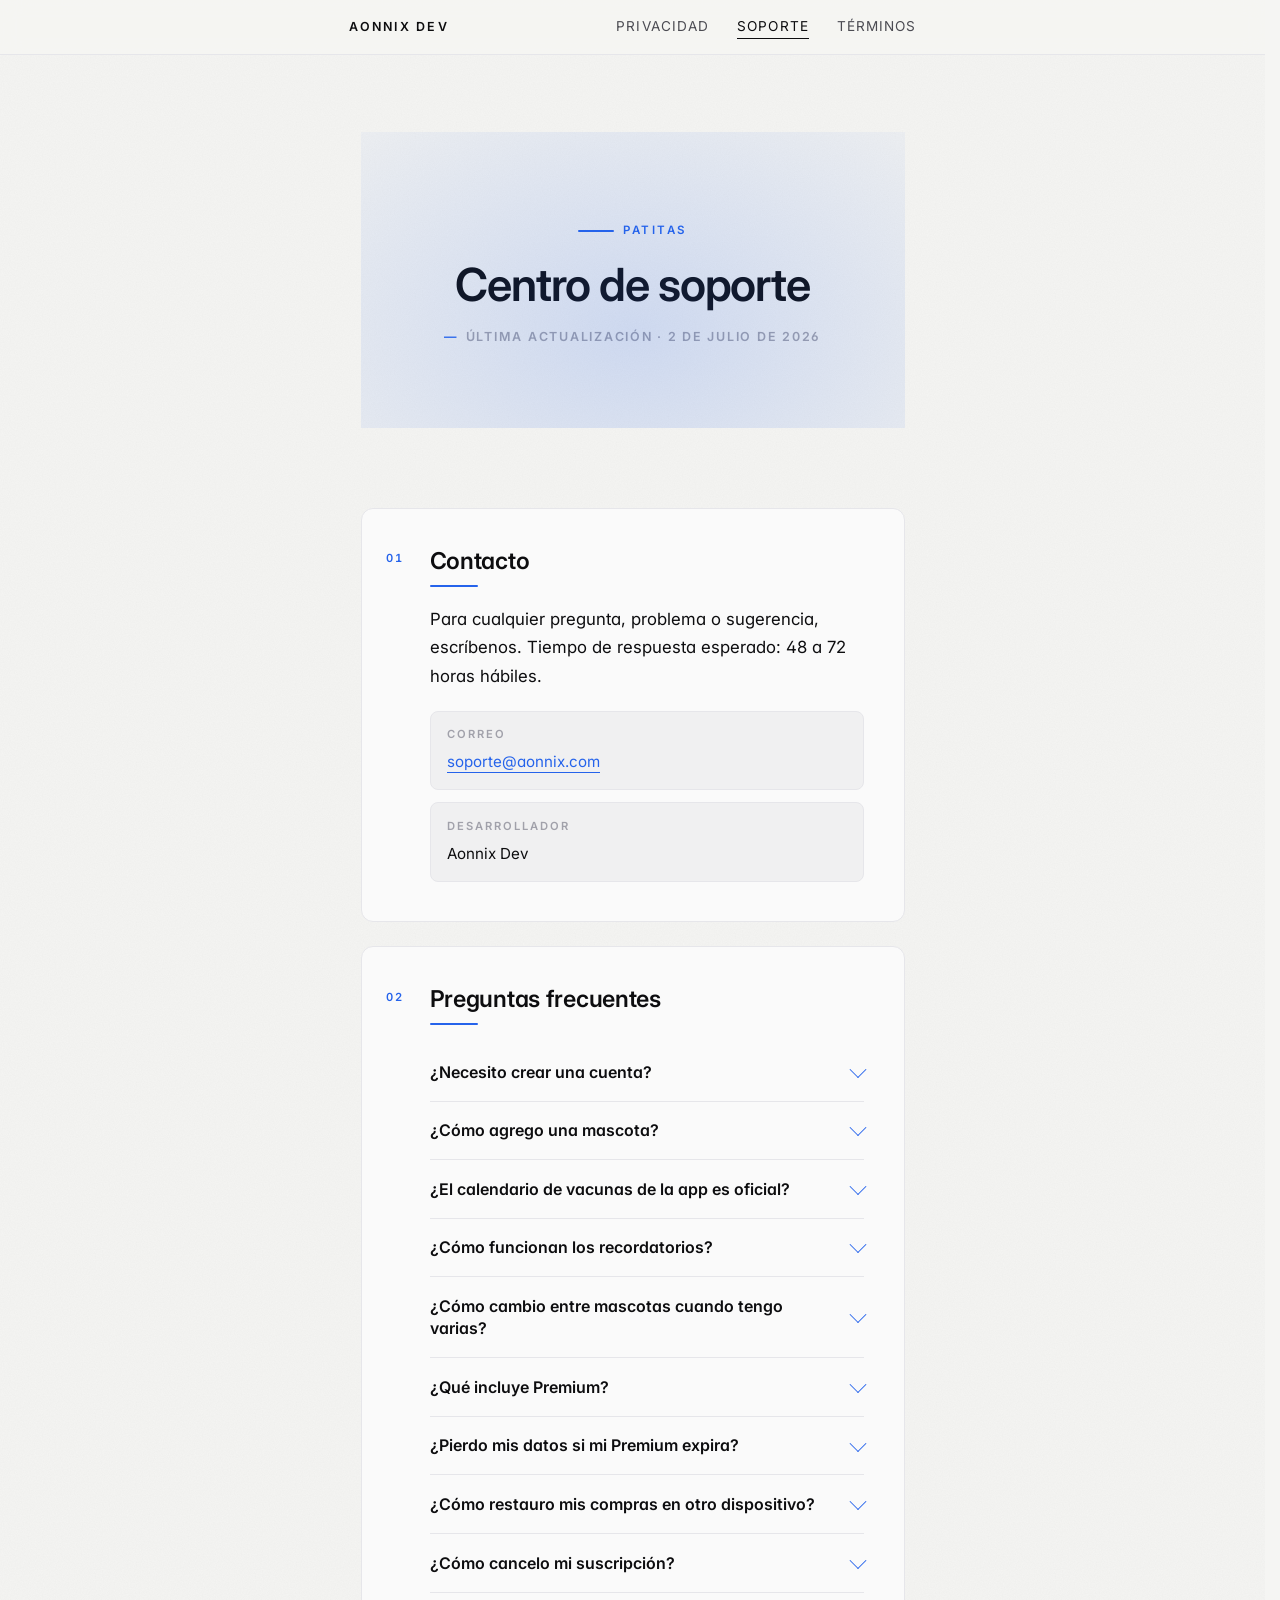
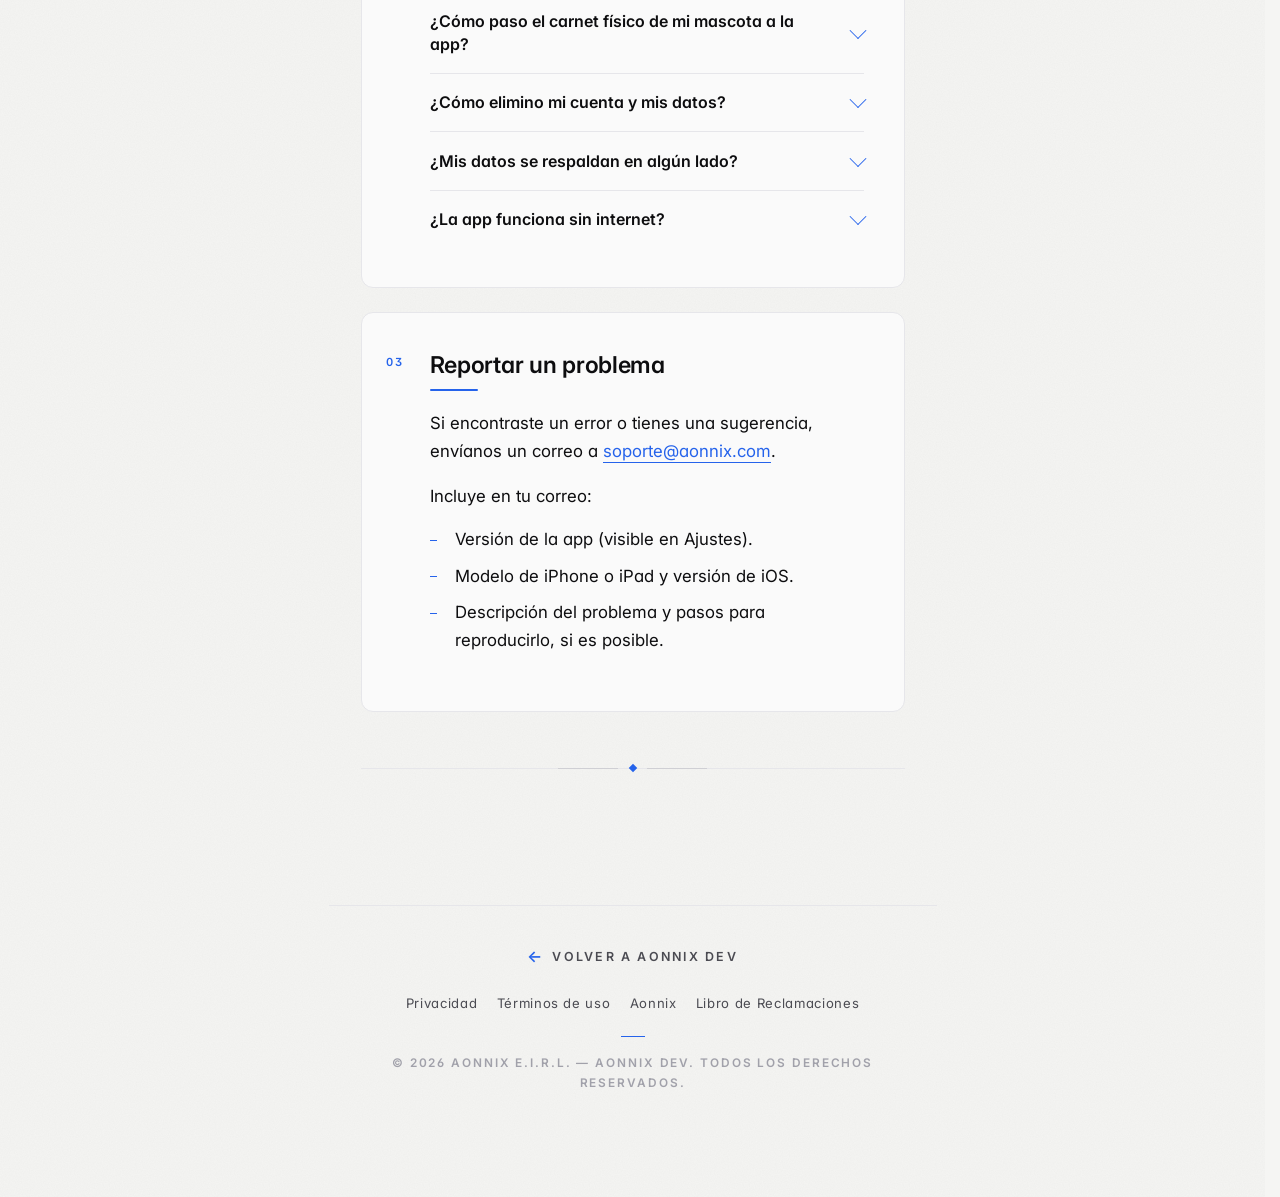
<file: support/patitas-mascota/index.html>
<!DOCTYPE html>
<html lang="es">
<head>
    <meta charset="UTF-8">
    <title>Soporte — Patitas · Aonnix Dev</title>
    <meta name="description" content="Centro de soporte de Patitas: contacto, preguntas frecuentes y reporte de problemas.">
    <meta name="viewport" content="width=device-width, initial-scale=1, viewport-fit=cover">
    <meta name="robots" content="index,follow">
    <meta name="theme-color" content="#F5F5F3" media="(prefers-color-scheme: light)">
    <meta name="theme-color" content="#0D0D0F" media="(prefers-color-scheme: dark)">
    <link rel="canonical" href="https://aonnix.com/support/patitas-mascota/">

    <meta property="og:type" content="article">
    <meta property="og:site_name" content="Aonnix">
    <meta property="og:locale" content="es_PE">
    <meta property="og:url" content="https://aonnix.com/support/patitas-mascota/">
    <meta property="og:title" content="Soporte — Patitas">
    <meta property="og:description" content="Contacto, preguntas frecuentes y reporte de problemas de Patitas.">
    <meta property="og:image" content="https://aonnix.com/og-image.png">

    <link rel="icon" type="image/png" sizes="32x32" href="/assets/favicons/favicon-32x32.png">
    <link rel="icon" type="image/png" sizes="192x192" href="/assets/favicons/favicon-192x192.png">
    <link rel="icon" type="image/png" sizes="512x512" href="/assets/favicons/favicon-512x512.png">
    <link rel="apple-touch-icon" href="/assets/favicons/apple-touch-icon.png">

    <link rel="preconnect" href="https://fonts.googleapis.com">
    <link rel="preconnect" href="https://fonts.gstatic.com" crossorigin>
    <link href="https://fonts.googleapis.com/css2?family=Inter:wght@400;500;600;700&display=swap" rel="stylesheet">

    <link rel="stylesheet" href="/styles.css">
    <link rel="stylesheet" href="/legal-shared.css">
</head>
<body>
    <header class="nav">
        <div class="nav-inner">
            <a class="brand" href="/dev/">Aonnix Dev</a>
            <nav class="nav-links" aria-label="Navegación principal">
                <a href="/legal/patitas-mascota-privacy/">Privacidad</a>
                <a href="/support/patitas-mascota/" class="active" aria-current="page">Soporte</a>
                <a href="/terms/patitas-mascota/">Términos</a>
            </nav>
        </div>
    </header>

    <main class="page">
        <div class="shell">
            <div class="hero">
                <div class="eyebrow">Patitas</div>
                <h1>Centro de soporte</h1>
                <div class="meta">Última actualización · 2 de julio de 2026</div>
            </div>

            <section class="section intro with-margin-num">
                <span class="num">01</span>
                <h2>Contacto</h2>
                <p>Para cualquier pregunta, problema o sugerencia, escríbenos. Tiempo de respuesta esperado: 48 a 72 horas hábiles.</p>
                <div class="contact-card">
                    <div class="item">
                        <span class="key">Correo</span>
                        <span class="val"><a href="mailto:soporte@aonnix.com">soporte@aonnix.com</a></span>
                    </div>
                    <div class="item">
                        <span class="key">Desarrollador</span>
                        <span class="val">Aonnix Dev</span>
                    </div>
                </div>
            </section>

            <section class="section with-margin-num">
                <span class="num">02</span>
                <h2>Preguntas frecuentes</h2>

                <details class="faq">
                    <summary>¿Necesito crear una cuenta?</summary>
                    <div class="faq-body">
                        <p>No es obligatorio. Patitas es 100% utilizable sin cuenta y sin conexión a internet: todos los datos se guardan únicamente en tu dispositivo. El <strong>inicio de sesión es opcional</strong> (con Apple o Google) y sirve solo para recuperar o portar tu compra Premium en otro dispositivo; nunca guarda datos de tus mascotas.</p>
                    </div>
                </details>

                <details class="faq">
                    <summary>¿Cómo agrego una mascota?</summary>
                    <div class="faq-body">
                        <p>En la pantalla de Inicio, toca el círculo "Agregar" del selector de mascotas (o "Crear perfil" si es la primera). Ingresa el nombre y la especie; la raza, el sexo, el microchip y la foto son opcionales. Si no conoces la fecha de nacimiento exacta (mascotas adoptadas), puedes marcarla como estimada y la edad se mostrará como aproximada.</p>
                    </div>
                </details>

                <details class="faq">
                    <summary>¿El calendario de vacunas de la app es oficial?</summary>
                    <div class="faq-body">
                        <p>No: es <strong>orientativo</strong>, basado en guías veterinarias internacionales (WSAVA) y prácticas locales. El esquema real de tu mascota lo define siempre tu médico veterinario — por eso todas las fechas e intervalos de la app son editables. En el Perú, la revacunación antirrábica anual es obligatoria por ley.</p>
                    </div>
                </details>

                <details class="faq">
                    <summary>¿Cómo funcionan los recordatorios?</summary>
                    <div class="faq-body">
                        <p>Patitas te avisa 30, 7 y 1 día antes de cada vencimiento (vacunas, desparasitaciones y baños), a las 9:00. En los recordatorios de cuidados puedes tocar "Marcar como hecho" directamente desde la notificación — también desde tu Apple Watch — y la app reprograma el siguiente recordatorio automáticamente. Puedes activarlos o desactivarlos en Ajustes.</p>
                    </div>
                </details>

                <details class="faq">
                    <summary>¿Cómo cambio entre mascotas cuando tengo varias?</summary>
                    <div class="faq-body">
                        <p>En Inicio, toca el círculo de la mascota que quieras activar. También puedes cambiarla desde cualquier pestaña (Carnet, Cuidados, Peso) tocando el nombre de la mascota en la parte superior de la pantalla.</p>
                    </div>
                </details>

                <details class="faq">
                    <summary>¿Qué incluye Premium?</summary>
                    <div class="faq-body">
                        <p>Mascotas ilimitadas (la versión gratuita incluye una con todas las funciones del carnet), exportación del carnet en PDF para el veterinario, pensiones o viajes, y adjuntos de imagen en las notas (recetas, exámenes, certificados). Disponible como suscripción anual con 7 días de prueba gratuita o como pago único de por vida. Ambas opciones soportan Family Sharing.</p>
                    </div>
                </details>

                <details class="faq">
                    <summary>¿Pierdo mis datos si mi Premium expira?</summary>
                    <div class="faq-body">
                        <p>No. Tus datos nunca se eliminan ni se ocultan. Las mascotas adicionales pasan a modo de solo lectura (puedes consultar todo su historial) y los adjuntos existentes siguen visibles. Al reactivar Premium, recuperas la edición completa.</p>
                    </div>
                </details>

                <details class="faq">
                    <summary>¿Cómo restauro mis compras en otro dispositivo?</summary>
                    <div class="faq-body">
                        <p>Abre Patitas y toca "Restaurar compras" en la pantalla de Premium. Necesitas estar conectado al mismo Apple ID con el que realizaste la compra original. Family Sharing también permite que los miembros de tu familia accedan a Premium sin pagos adicionales.</p>
                    </div>
                </details>

                <details class="faq">
                    <summary>¿Cómo cancelo mi suscripción?</summary>
                    <div class="faq-body">
                        <p>La suscripción se gestiona desde Apple, no desde Patitas. Para cancelarla: <strong>Ajustes de iOS › tu nombre › Suscripciones › Patitas › Cancelar suscripción</strong>. Si estás en el período de prueba gratuita de 7 días y cancelas antes de que termine, no se te cobrará.</p>
                    </div>
                </details>

                <details class="faq">
                    <summary>¿Cómo paso el carnet físico de mi mascota a la app?</summary>
                    <div class="faq-body">
                        <p>En la pestaña Carnet, registra cada vacuna con su fecha de aplicación real (la app permite fechas pasadas). Las dosis registradas aparecen en el historial y el calendario propone los próximos refuerzos automáticamente.</p>
                    </div>
                </details>

                <details class="faq" id="eliminar-datos">
                    <summary>¿Cómo elimino mi cuenta y mis datos?</summary>
                    <div class="faq-body">
                        <ol>
                            <li><strong>Eliminar los datos del dispositivo:</strong> en la pantalla de <strong>Inicio</strong>, mantén presionada cada mascota del selector y elige <strong>"Eliminar"</strong>. Al eliminar una mascota se borran también, en cascada, su carnet de vacunas, sus cuidados recurrentes, su historial de peso, sus notas y sus fotos y adjuntos. Desinstalar la app elimina de una vez todo lo que quede guardado en el dispositivo.</li>
                            <li><strong>Eliminar tu cuenta</strong> (solo si iniciaste sesión): ve a <strong>Ajustes › Cuenta › "Eliminar cuenta"</strong>. Esto elimina tu cuenta de acceso (correo, nombre e identificador) gestionada con Firebase Authentication.</li>
                            <li><strong>¿No tienes acceso a la app?</strong> Escríbenos a <a href="mailto:soporte@aonnix.com">soporte@aonnix.com</a> desde el correo de tu cuenta y gestionaremos la eliminación de tu cuenta y de los datos asociados.</li>
                        </ol>
                        <p>Los datos de tus mascotas nunca salen del dispositivo, así que se eliminan al borrarlos localmente o al desinstalar la app. <strong>Eliminar los datos no cancela tu suscripción Premium:</strong> debes cancelarla por separado desde los Ajustes de iOS. El registro de tu compra puede conservarse en la tienda (App Store / Google Play) y en RevenueCat para permitir su restauración; puedes solicitar su eliminación escribiéndonos.</p>
                    </div>
                </details>

                <details class="faq">
                    <summary>¿Mis datos se respaldan en algún lado?</summary>
                    <div class="faq-body">
                        <p>Patitas no almacena tus datos en servidores propios. Si tienes activado iCloud Backup en tu iPhone (Ajustes › tu nombre › iCloud › iCloud Backup), los datos de la app se respaldan automáticamente como parte del backup nativo de iOS. Esto es responsabilidad del sistema operativo, no de la aplicación.</p>
                    </div>
                </details>

                <details class="faq">
                    <summary>¿La app funciona sin internet?</summary>
                    <div class="faq-body">
                        <p>Sí, totalmente. Patitas es una app offline-first. Sólo se conecta a Apple StoreKit cuando realizas una compra o restauras compras.</p>
                    </div>
                </details>
            </section>

            <section class="section with-margin-num">
                <span class="num">03</span>
                <h2>Reportar un problema</h2>
                <p>Si encontraste un error o tienes una sugerencia, envíanos un correo a <a href="mailto:soporte@aonnix.com?subject=Patitas%20%E2%80%93%20Reporte">soporte@aonnix.com</a>.</p>
                <p>Incluye en tu correo:</p>
                <ul>
                    <li>Versión de la app (visible en Ajustes).</li>
                    <li>Modelo de iPhone o iPad y versión de iOS.</li>
                    <li>Descripción del problema y pasos para reproducirlo, si es posible.</li>
                </ul>
            </section>

            <div class="divider" aria-hidden="true">
                <span class="glyph"></span>
            </div>
        </div>

        <footer class="page-footer">
            <a href="/dev/" class="back-link">Volver a Aonnix Dev</a>
            <nav class="cross-links" aria-label="Documentos relacionados">
                <a href="/legal/patitas-mascota-privacy/" target="_blank" rel="noopener">Privacidad</a>
                <a href="/terms/patitas-mascota/" target="_blank" rel="noopener">Términos de uso</a>
                <a href="/">Aonnix</a>
                <a href="/libro-de-reclamaciones/">Libro de Reclamaciones</a>
            </nav>
            <p class="copy">&copy; <span id="year">2026</span> AONNIX E.I.R.L. — Aonnix Dev. Todos los derechos reservados.</p>
        </footer>
    </main>

    <script>document.getElementById('year').textContent=new Date().getFullYear()</script>
</body>
</html>
</file>
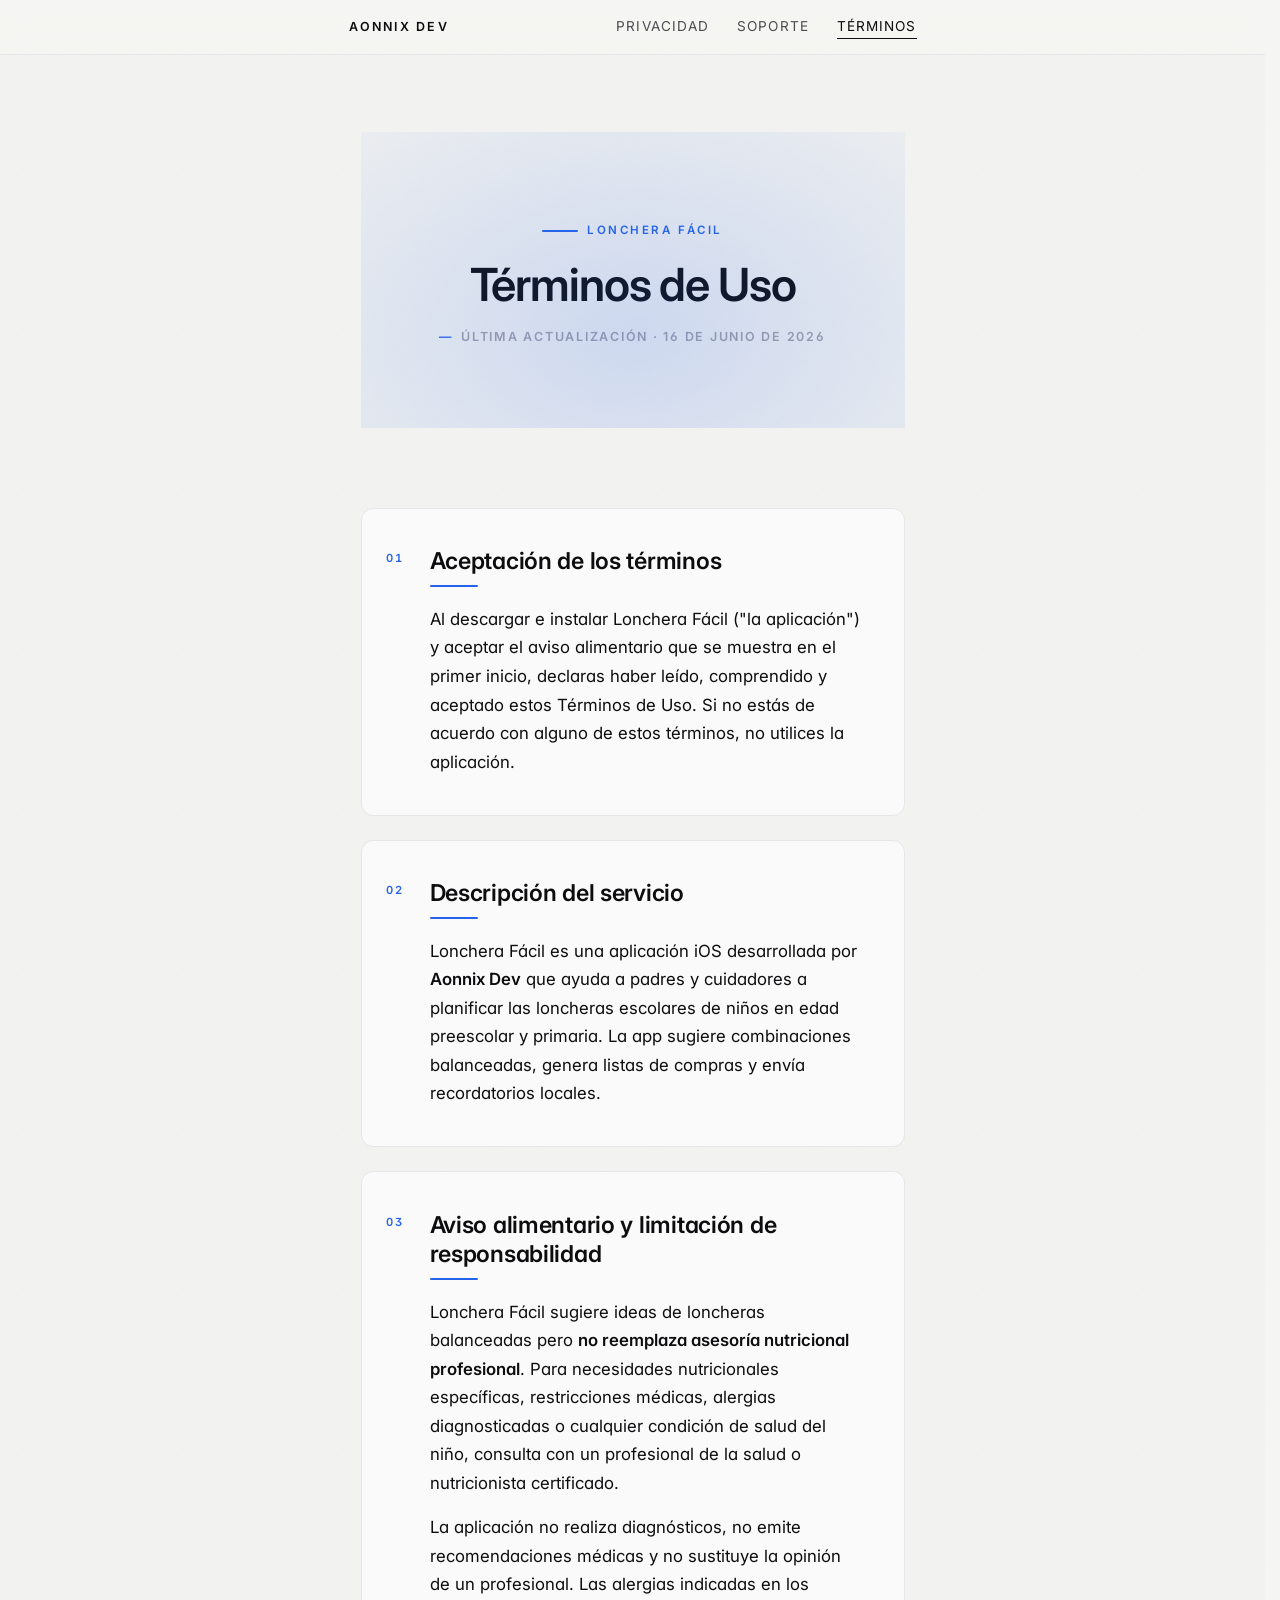
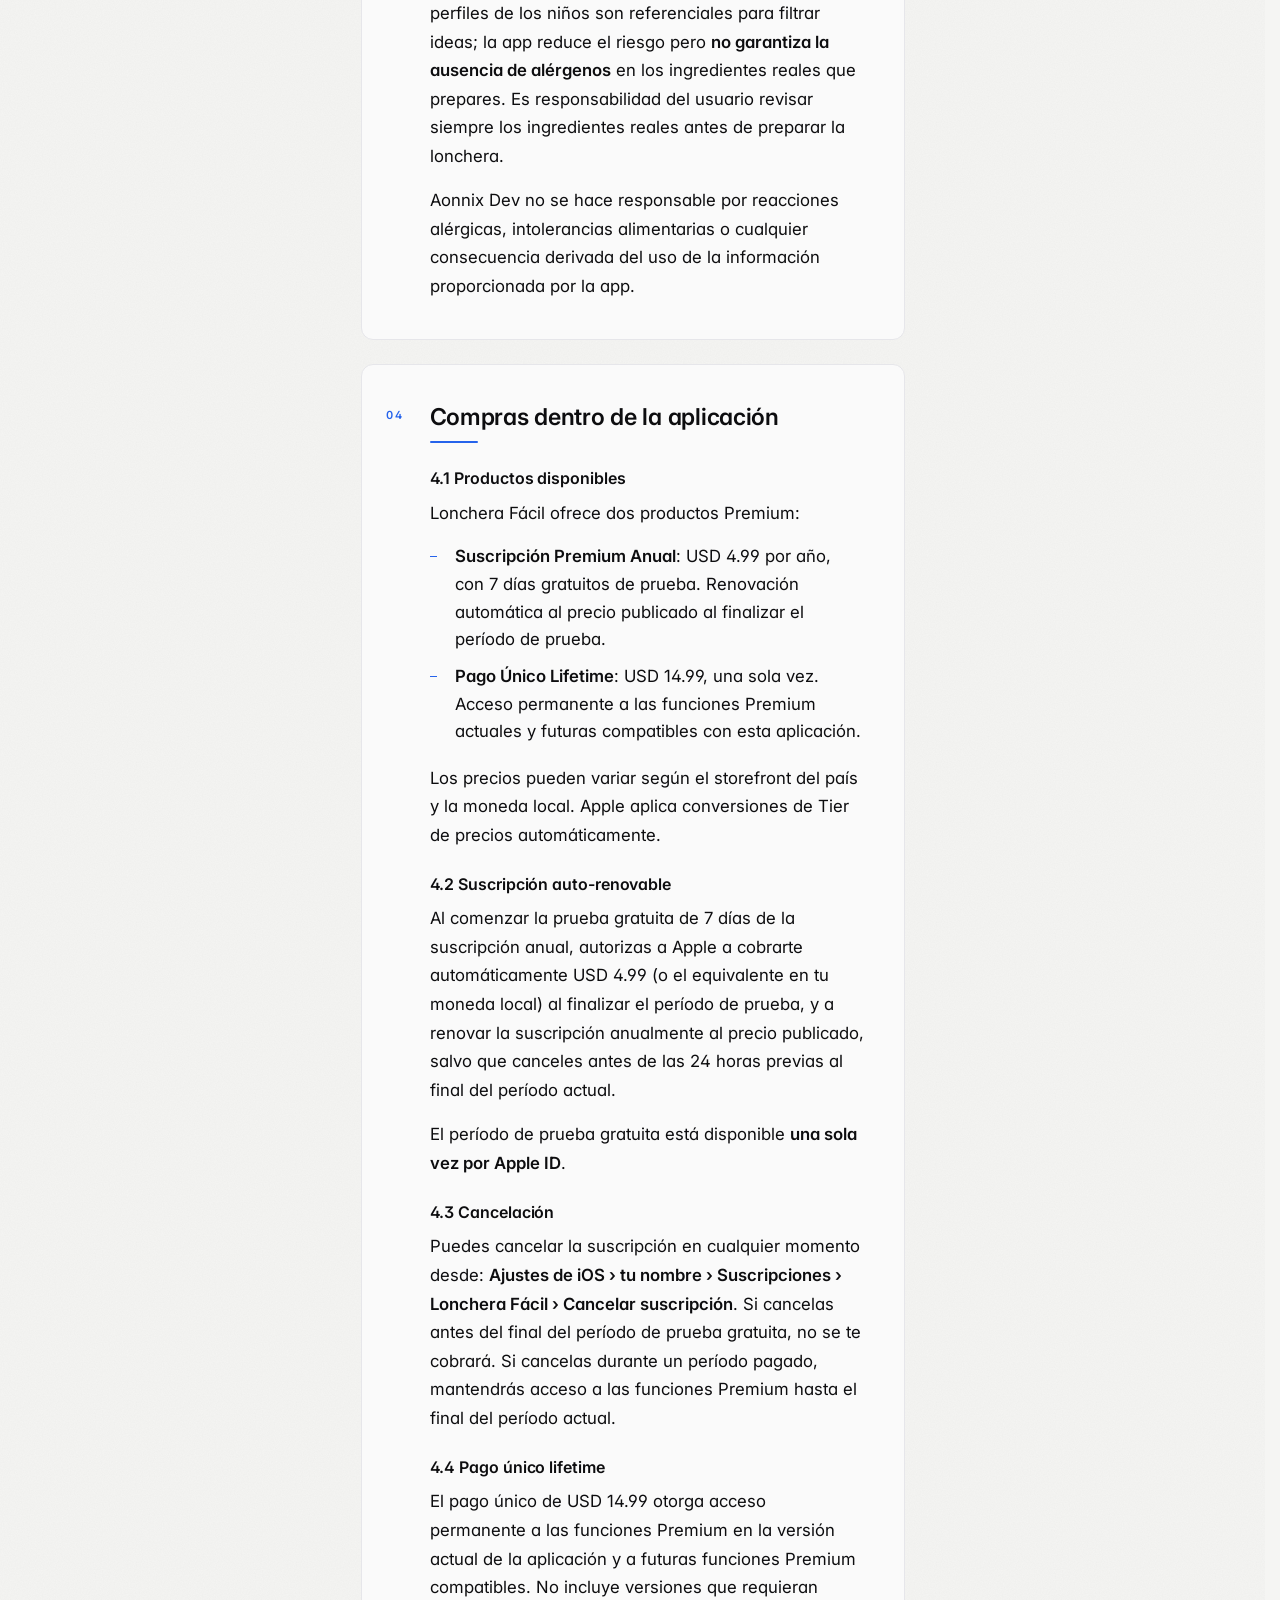
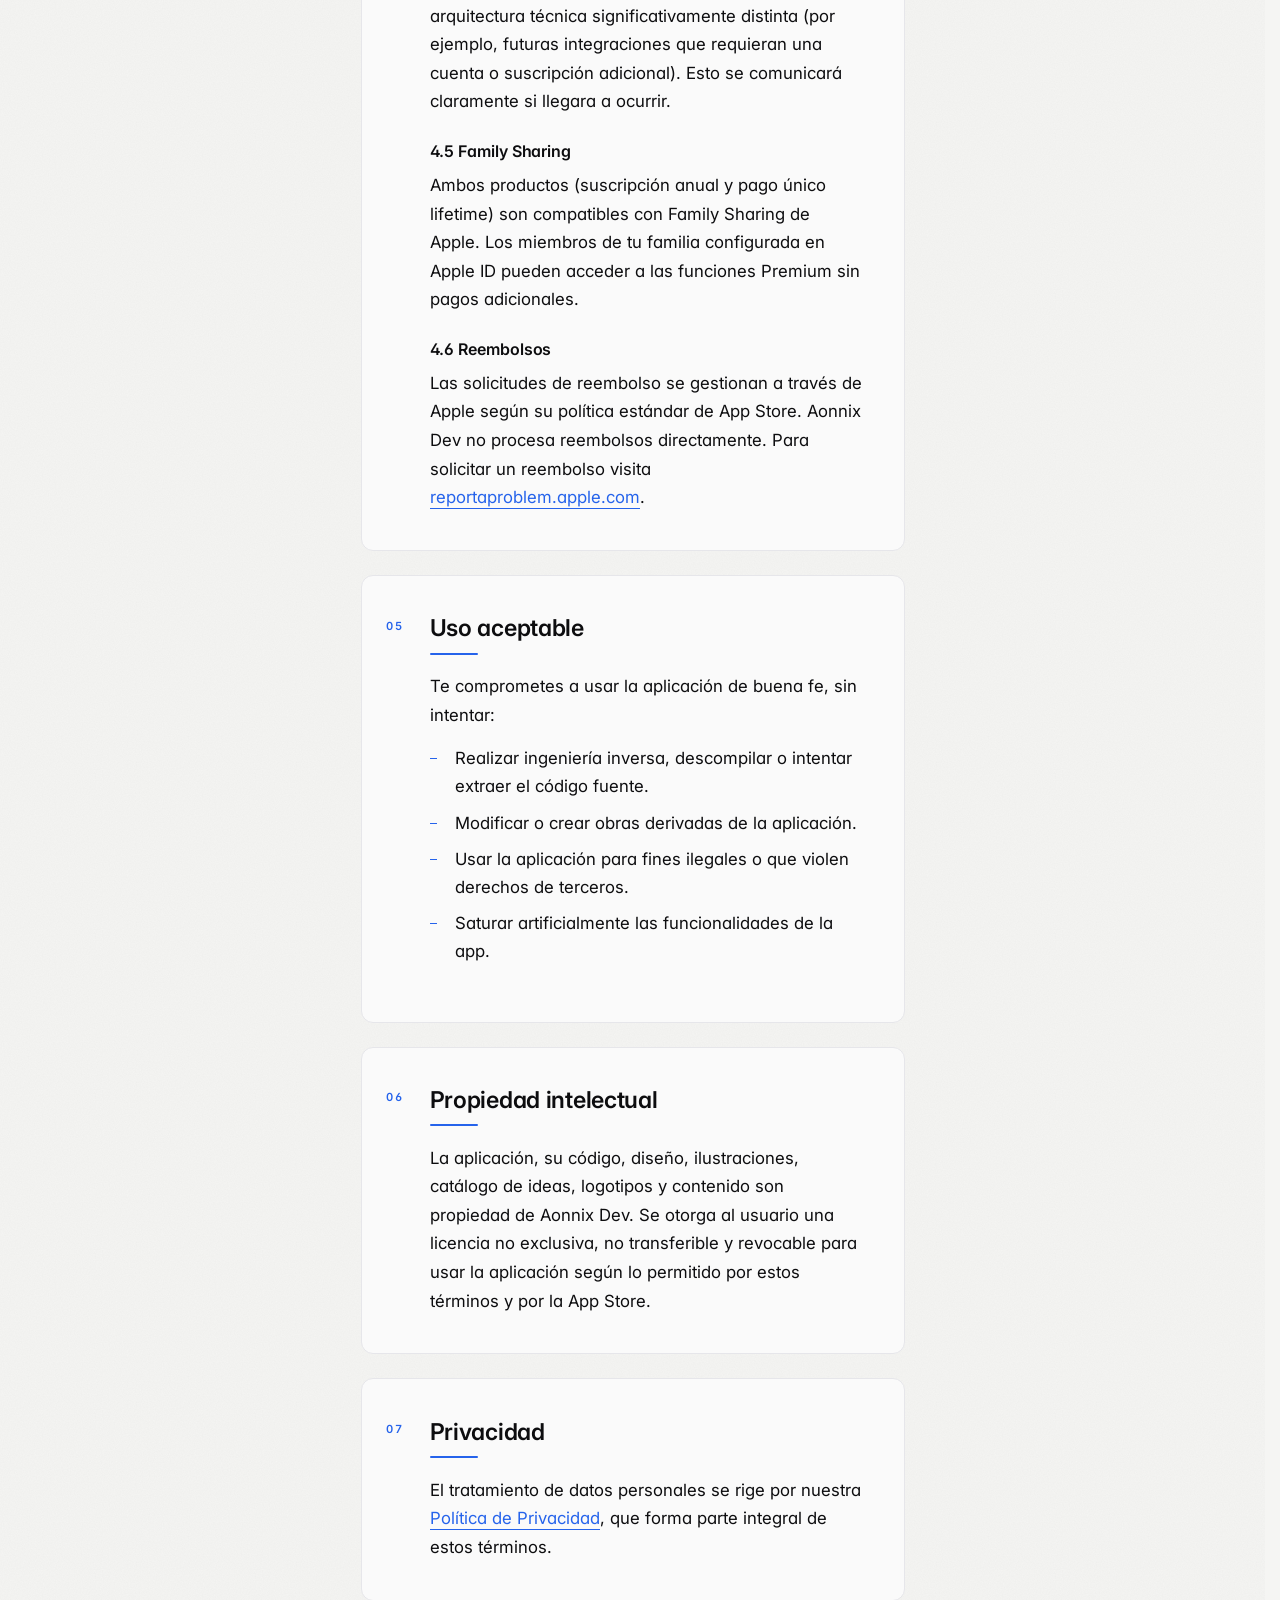
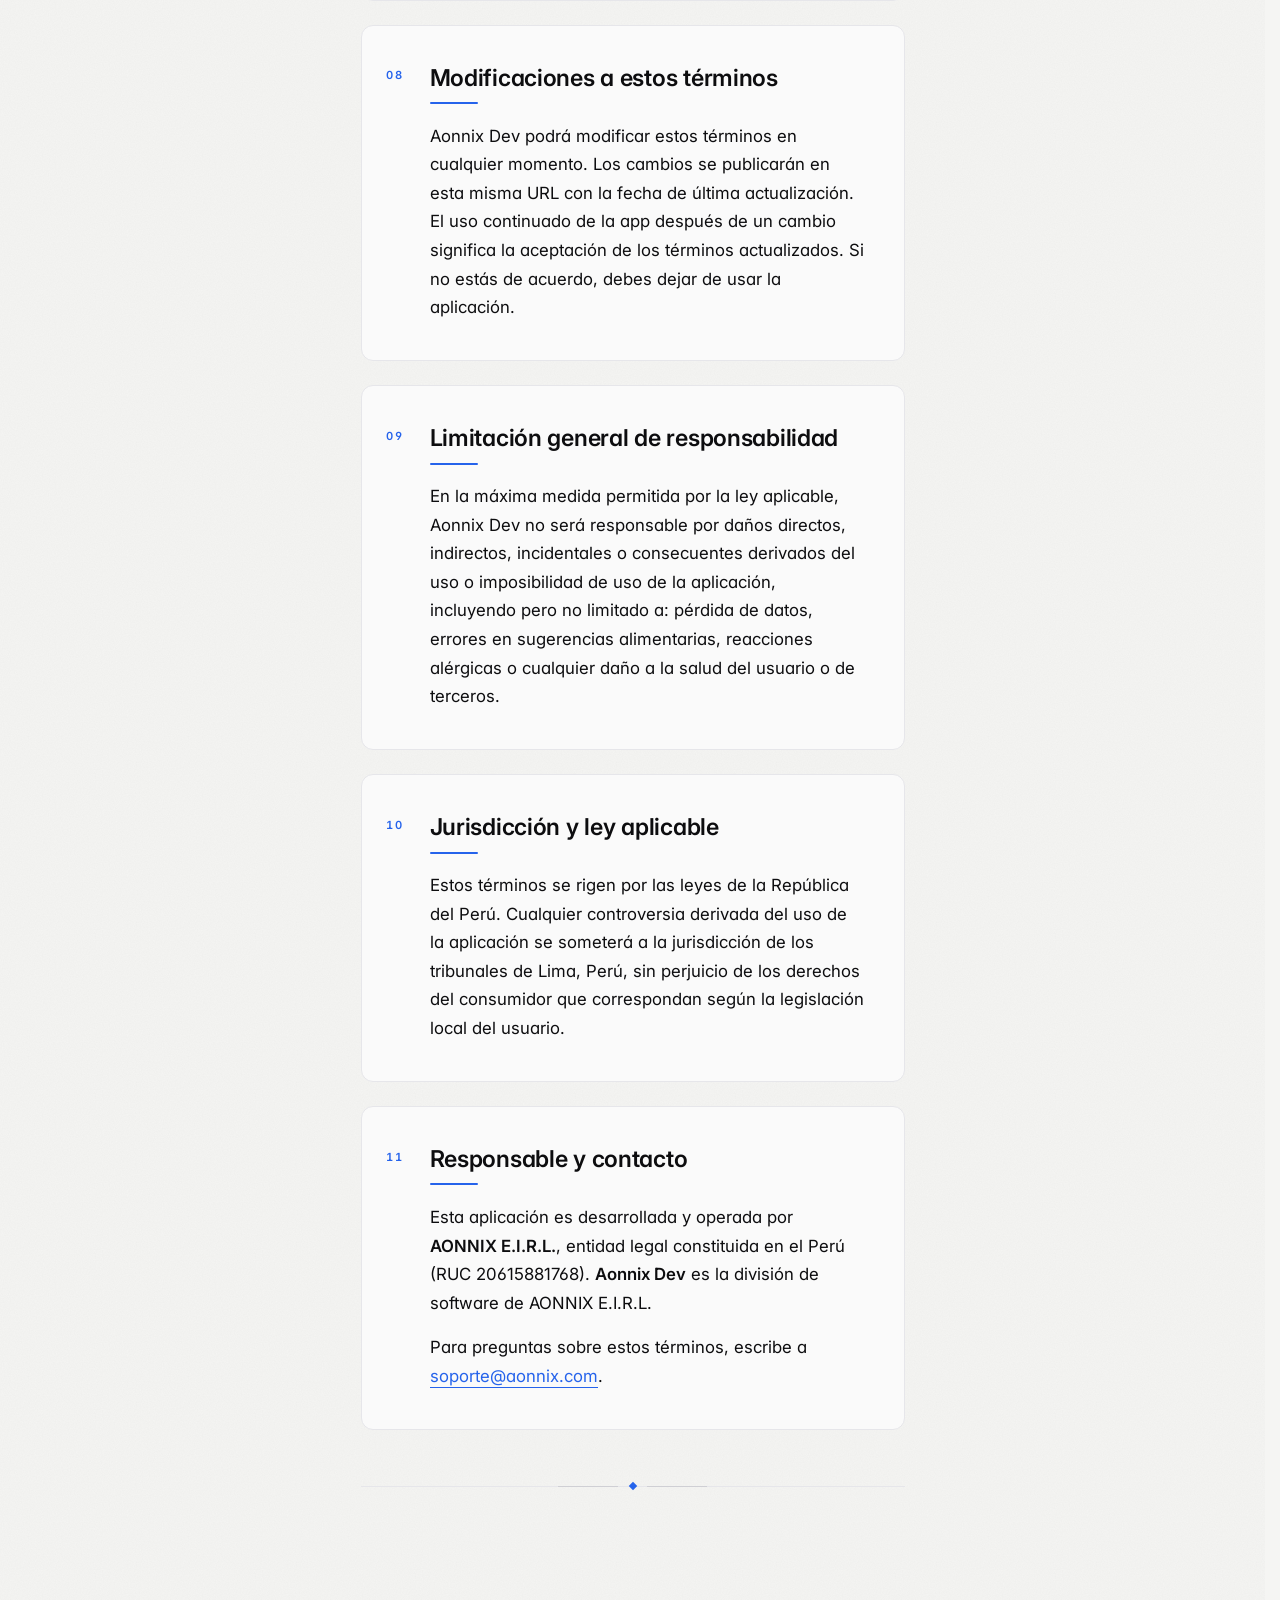
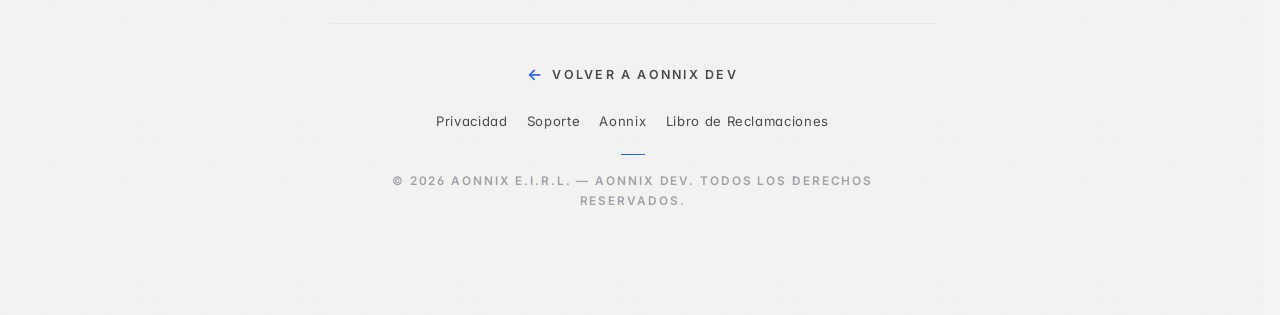
<file: terms/lonchera-facil/index.html>
<!DOCTYPE html>
<html lang="es">
<head>
    <meta charset="UTF-8">
    <title>Términos de Uso — Lonchera Fácil · Aonnix Dev</title>
    <meta name="description" content="Términos de uso de Lonchera Fácil: aviso alimentario, suscripción anual y pago único lifetime, Family Sharing y jurisdicción.">
    <meta name="viewport" content="width=device-width, initial-scale=1, viewport-fit=cover">
    <meta name="robots" content="index,follow">
    <meta name="theme-color" content="#F5F5F3" media="(prefers-color-scheme: light)">
    <meta name="theme-color" content="#0D0D0F" media="(prefers-color-scheme: dark)">
    <link rel="canonical" href="https://aonnix.com/terms/lonchera-facil/">

    <meta property="og:type" content="article">
    <meta property="og:site_name" content="Aonnix">
    <meta property="og:locale" content="es_PE">
    <meta property="og:url" content="https://aonnix.com/terms/lonchera-facil/">
    <meta property="og:title" content="Términos de Uso — Lonchera Fácil">
    <meta property="og:description" content="Aviso alimentario, compras dentro de la aplicación y jurisdicción.">
    <meta property="og:image" content="https://aonnix.com/og-image.png">

    <link rel="icon" type="image/png" sizes="32x32" href="/assets/favicons/favicon-32x32.png">
    <link rel="icon" type="image/png" sizes="192x192" href="/assets/favicons/favicon-192x192.png">
    <link rel="icon" type="image/png" sizes="512x512" href="/assets/favicons/favicon-512x512.png">
    <link rel="apple-touch-icon" href="/assets/favicons/apple-touch-icon.png">

    <link rel="preconnect" href="https://fonts.googleapis.com">
    <link rel="preconnect" href="https://fonts.gstatic.com" crossorigin>
    <link href="https://fonts.googleapis.com/css2?family=Inter:wght@400;500;600;700&display=swap" rel="stylesheet">

    <link rel="stylesheet" href="/styles.css">
    <link rel="stylesheet" href="/legal-shared.css">
</head>
<body>
    <header class="nav">
        <div class="nav-inner">
            <a class="brand" href="/dev/">Aonnix Dev</a>
            <nav class="nav-links" aria-label="Navegación principal">
                <a href="/legal/lonchera-facil-privacy/">Privacidad</a>
                <a href="/support/lonchera-facil/">Soporte</a>
                <a href="/terms/lonchera-facil/" class="active" aria-current="page">Términos</a>
            </nav>
        </div>
    </header>

    <main class="page">
        <div class="shell">
            <div class="hero">
                <div class="eyebrow">Lonchera Fácil</div>
                <h1>Términos de Uso</h1>
                <div class="meta">Última actualización · 16 de junio de 2026</div>
            </div>

            <section class="section intro with-margin-num">
                <span class="num">01</span>
                <h2>Aceptación de los términos</h2>
                <p>Al descargar e instalar Lonchera Fácil ("la aplicación") y aceptar el aviso alimentario que se muestra en el primer inicio, declaras haber leído, comprendido y aceptado estos Términos de Uso. Si no estás de acuerdo con alguno de estos términos, no utilices la aplicación.</p>
            </section>

            <section class="section with-margin-num">
                <span class="num">02</span>
                <h2>Descripción del servicio</h2>
                <p>Lonchera Fácil es una aplicación iOS desarrollada por <strong>Aonnix Dev</strong> que ayuda a padres y cuidadores a planificar las loncheras escolares de niños en edad preescolar y primaria. La app sugiere combinaciones balanceadas, genera listas de compras y envía recordatorios locales.</p>
            </section>

            <section class="section with-margin-num">
                <span class="num">03</span>
                <h2>Aviso alimentario y limitación de responsabilidad</h2>
                <p>Lonchera Fácil sugiere ideas de loncheras balanceadas pero <strong>no reemplaza asesoría nutricional profesional</strong>. Para necesidades nutricionales específicas, restricciones médicas, alergias diagnosticadas o cualquier condición de salud del niño, consulta con un profesional de la salud o nutricionista certificado.</p>
                <p>La aplicación no realiza diagnósticos, no emite recomendaciones médicas y no sustituye la opinión de un profesional. Las alergias indicadas en los perfiles de los niños son referenciales para filtrar ideas; la app reduce el riesgo pero <strong>no garantiza la ausencia de alérgenos</strong> en los ingredientes reales que prepares. Es responsabilidad del usuario revisar siempre los ingredientes reales antes de preparar la lonchera.</p>
                <p>Aonnix Dev no se hace responsable por reacciones alérgicas, intolerancias alimentarias o cualquier consecuencia derivada del uso de la información proporcionada por la app.</p>
            </section>

            <section class="section with-margin-num">
                <span class="num">04</span>
                <h2>Compras dentro de la aplicación</h2>

                <h3>4.1 Productos disponibles</h3>
                <p>Lonchera Fácil ofrece dos productos Premium:</p>
                <ul>
                    <li><strong>Suscripción Premium Anual</strong>: USD 4.99 por año, con 7 días gratuitos de prueba. Renovación automática al precio publicado al finalizar el período de prueba.</li>
                    <li><strong>Pago Único Lifetime</strong>: USD 14.99, una sola vez. Acceso permanente a las funciones Premium actuales y futuras compatibles con esta aplicación.</li>
                </ul>
                <p>Los precios pueden variar según el storefront del país y la moneda local. Apple aplica conversiones de Tier de precios automáticamente.</p>

                <h3>4.2 Suscripción auto-renovable</h3>
                <p>Al comenzar la prueba gratuita de 7 días de la suscripción anual, autorizas a Apple a cobrarte automáticamente USD 4.99 (o el equivalente en tu moneda local) al finalizar el período de prueba, y a renovar la suscripción anualmente al precio publicado, salvo que canceles antes de las 24 horas previas al final del período actual.</p>
                <p>El período de prueba gratuita está disponible <strong>una sola vez por Apple ID</strong>.</p>

                <h3>4.3 Cancelación</h3>
                <p>Puedes cancelar la suscripción en cualquier momento desde: <strong>Ajustes de iOS › tu nombre › Suscripciones › Lonchera Fácil › Cancelar suscripción</strong>. Si cancelas antes del final del período de prueba gratuita, no se te cobrará. Si cancelas durante un período pagado, mantendrás acceso a las funciones Premium hasta el final del período actual.</p>

                <h3>4.4 Pago único lifetime</h3>
                <p>El pago único de USD 14.99 otorga acceso permanente a las funciones Premium en la versión actual de la aplicación y a futuras funciones Premium compatibles. No incluye versiones que requieran arquitectura técnica significativamente distinta (por ejemplo, futuras integraciones que requieran una cuenta o suscripción adicional). Esto se comunicará claramente si llegara a ocurrir.</p>

                <h3>4.5 Family Sharing</h3>
                <p>Ambos productos (suscripción anual y pago único lifetime) son compatibles con Family Sharing de Apple. Los miembros de tu familia configurada en Apple ID pueden acceder a las funciones Premium sin pagos adicionales.</p>

                <h3>4.6 Reembolsos</h3>
                <p>Las solicitudes de reembolso se gestionan a través de Apple según su política estándar de App Store. Aonnix Dev no procesa reembolsos directamente. Para solicitar un reembolso visita <a href="https://reportaproblem.apple.com" target="_blank" rel="noopener noreferrer">reportaproblem.apple.com</a>.</p>
            </section>

            <section class="section with-margin-num">
                <span class="num">05</span>
                <h2>Uso aceptable</h2>
                <p>Te comprometes a usar la aplicación de buena fe, sin intentar:</p>
                <ul>
                    <li>Realizar ingeniería inversa, descompilar o intentar extraer el código fuente.</li>
                    <li>Modificar o crear obras derivadas de la aplicación.</li>
                    <li>Usar la aplicación para fines ilegales o que violen derechos de terceros.</li>
                    <li>Saturar artificialmente las funcionalidades de la app.</li>
                </ul>
            </section>

            <section class="section with-margin-num">
                <span class="num">06</span>
                <h2>Propiedad intelectual</h2>
                <p>La aplicación, su código, diseño, ilustraciones, catálogo de ideas, logotipos y contenido son propiedad de Aonnix Dev. Se otorga al usuario una licencia no exclusiva, no transferible y revocable para usar la aplicación según lo permitido por estos términos y por la App Store.</p>
            </section>

            <section class="section with-margin-num">
                <span class="num">07</span>
                <h2>Privacidad</h2>
                <p>El tratamiento de datos personales se rige por nuestra <a href="/legal/lonchera-facil-privacy/" target="_blank" rel="noopener">Política de Privacidad</a>, que forma parte integral de estos términos.</p>
            </section>

            <section class="section with-margin-num">
                <span class="num">08</span>
                <h2>Modificaciones a estos términos</h2>
                <p>Aonnix Dev podrá modificar estos términos en cualquier momento. Los cambios se publicarán en esta misma URL con la fecha de última actualización. El uso continuado de la app después de un cambio significa la aceptación de los términos actualizados. Si no estás de acuerdo, debes dejar de usar la aplicación.</p>
            </section>

            <section class="section with-margin-num">
                <span class="num">09</span>
                <h2>Limitación general de responsabilidad</h2>
                <p>En la máxima medida permitida por la ley aplicable, Aonnix Dev no será responsable por daños directos, indirectos, incidentales o consecuentes derivados del uso o imposibilidad de uso de la aplicación, incluyendo pero no limitado a: pérdida de datos, errores en sugerencias alimentarias, reacciones alérgicas o cualquier daño a la salud del usuario o de terceros.</p>
            </section>

            <section class="section with-margin-num">
                <span class="num">10</span>
                <h2>Jurisdicción y ley aplicable</h2>
                <p>Estos términos se rigen por las leyes de la República del Perú. Cualquier controversia derivada del uso de la aplicación se someterá a la jurisdicción de los tribunales de Lima, Perú, sin perjuicio de los derechos del consumidor que correspondan según la legislación local del usuario.</p>
            </section>

            <section class="section with-margin-num">
                <span class="num">11</span>
                <h2>Responsable y contacto</h2>
                <p>Esta aplicación es desarrollada y operada por <strong>AONNIX E.I.R.L.</strong>, entidad legal constituida en el Perú (RUC 20615881768). <strong>Aonnix Dev</strong> es la división de software de AONNIX E.I.R.L.</p>
                <p>Para preguntas sobre estos términos, escribe a <a href="mailto:soporte@aonnix.com">soporte@aonnix.com</a>.</p>
            </section>

            <div class="divider" aria-hidden="true">
                <span class="glyph"></span>
            </div>
        </div>

        <footer class="page-footer">
            <a href="/dev/" class="back-link">Volver a Aonnix Dev</a>
            <nav class="cross-links" aria-label="Documentos relacionados">
                <a href="/legal/lonchera-facil-privacy/" target="_blank" rel="noopener">Privacidad</a>
                <a href="/support/lonchera-facil/" target="_blank" rel="noopener">Soporte</a>
                <a href="/">Aonnix</a>
                <a href="/libro-de-reclamaciones/">Libro de Reclamaciones</a>
            </nav>
            <p class="copy">&copy; <span id="year">2026</span> AONNIX E.I.R.L. — Aonnix Dev. Todos los derechos reservados.</p>
        </footer>
    </main>

    <script>document.getElementById('year').textContent=new Date().getFullYear()</script>
</body>
</html>
</file>
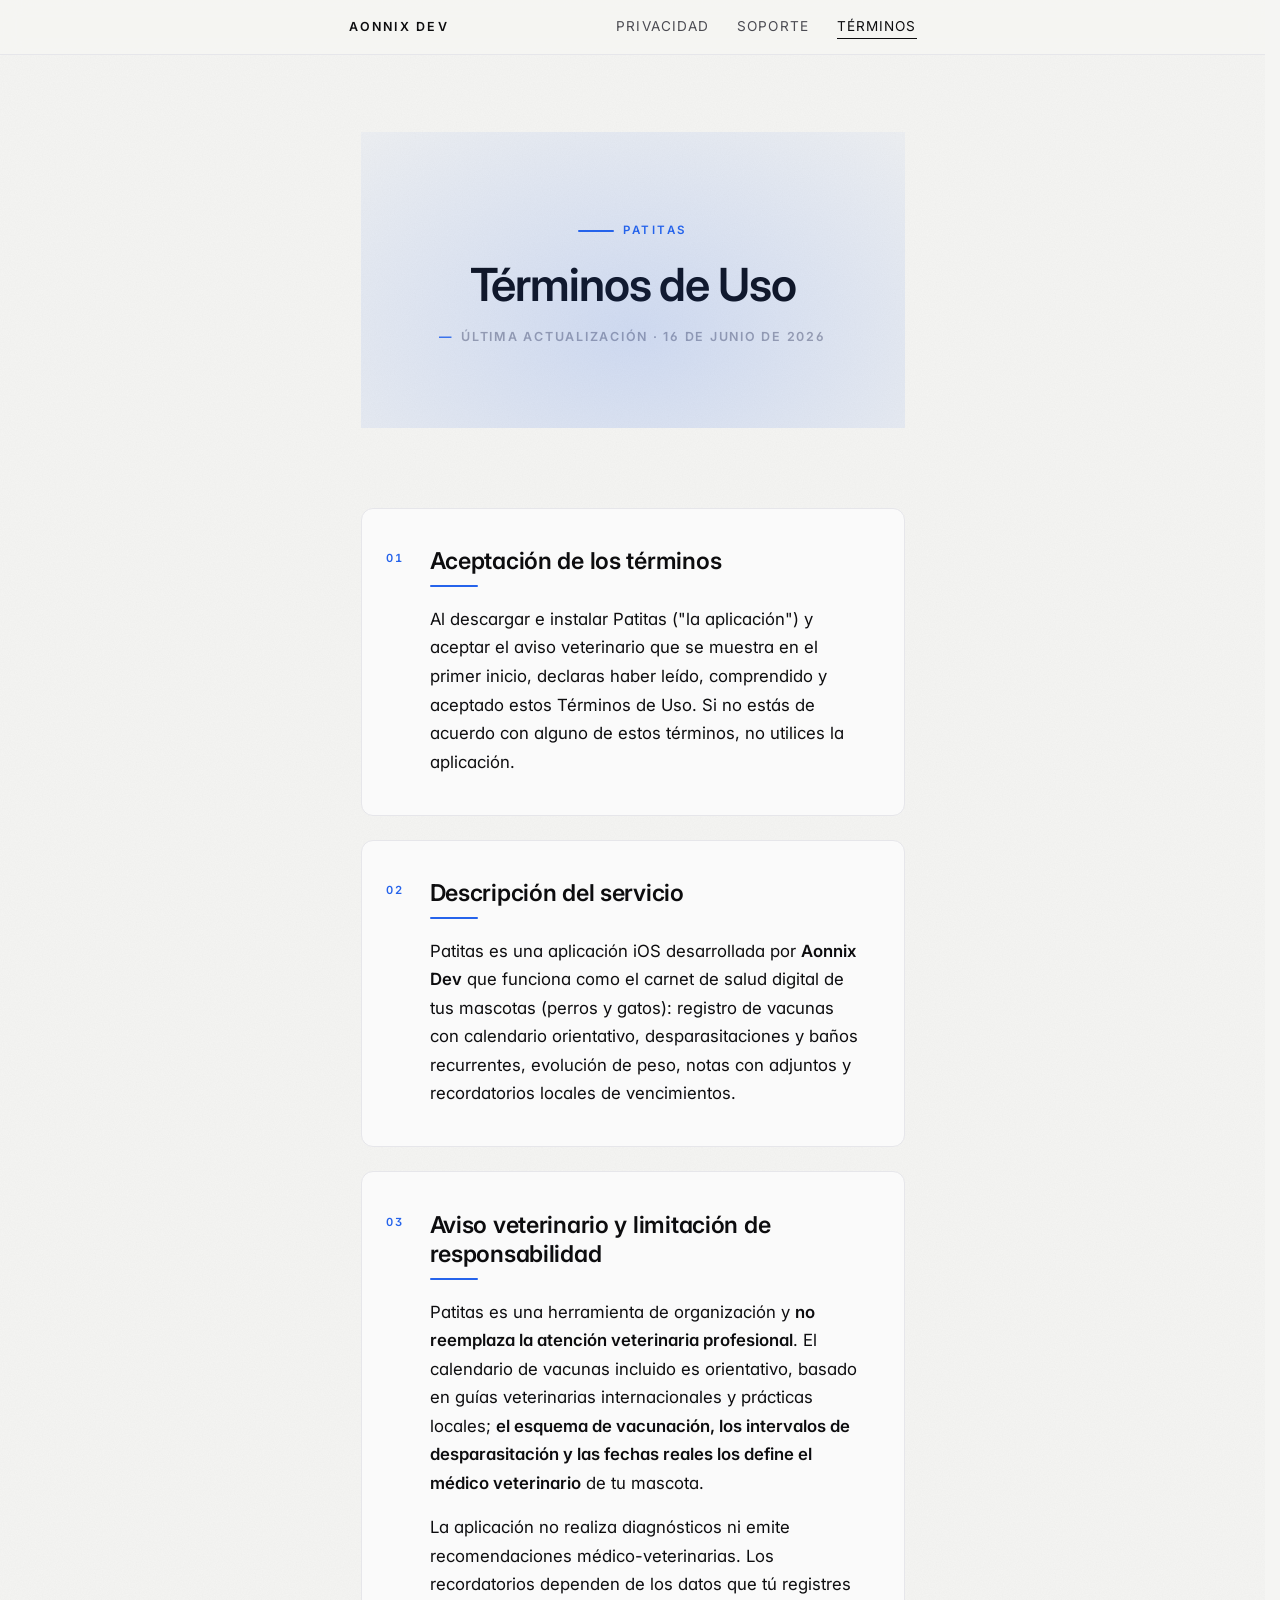
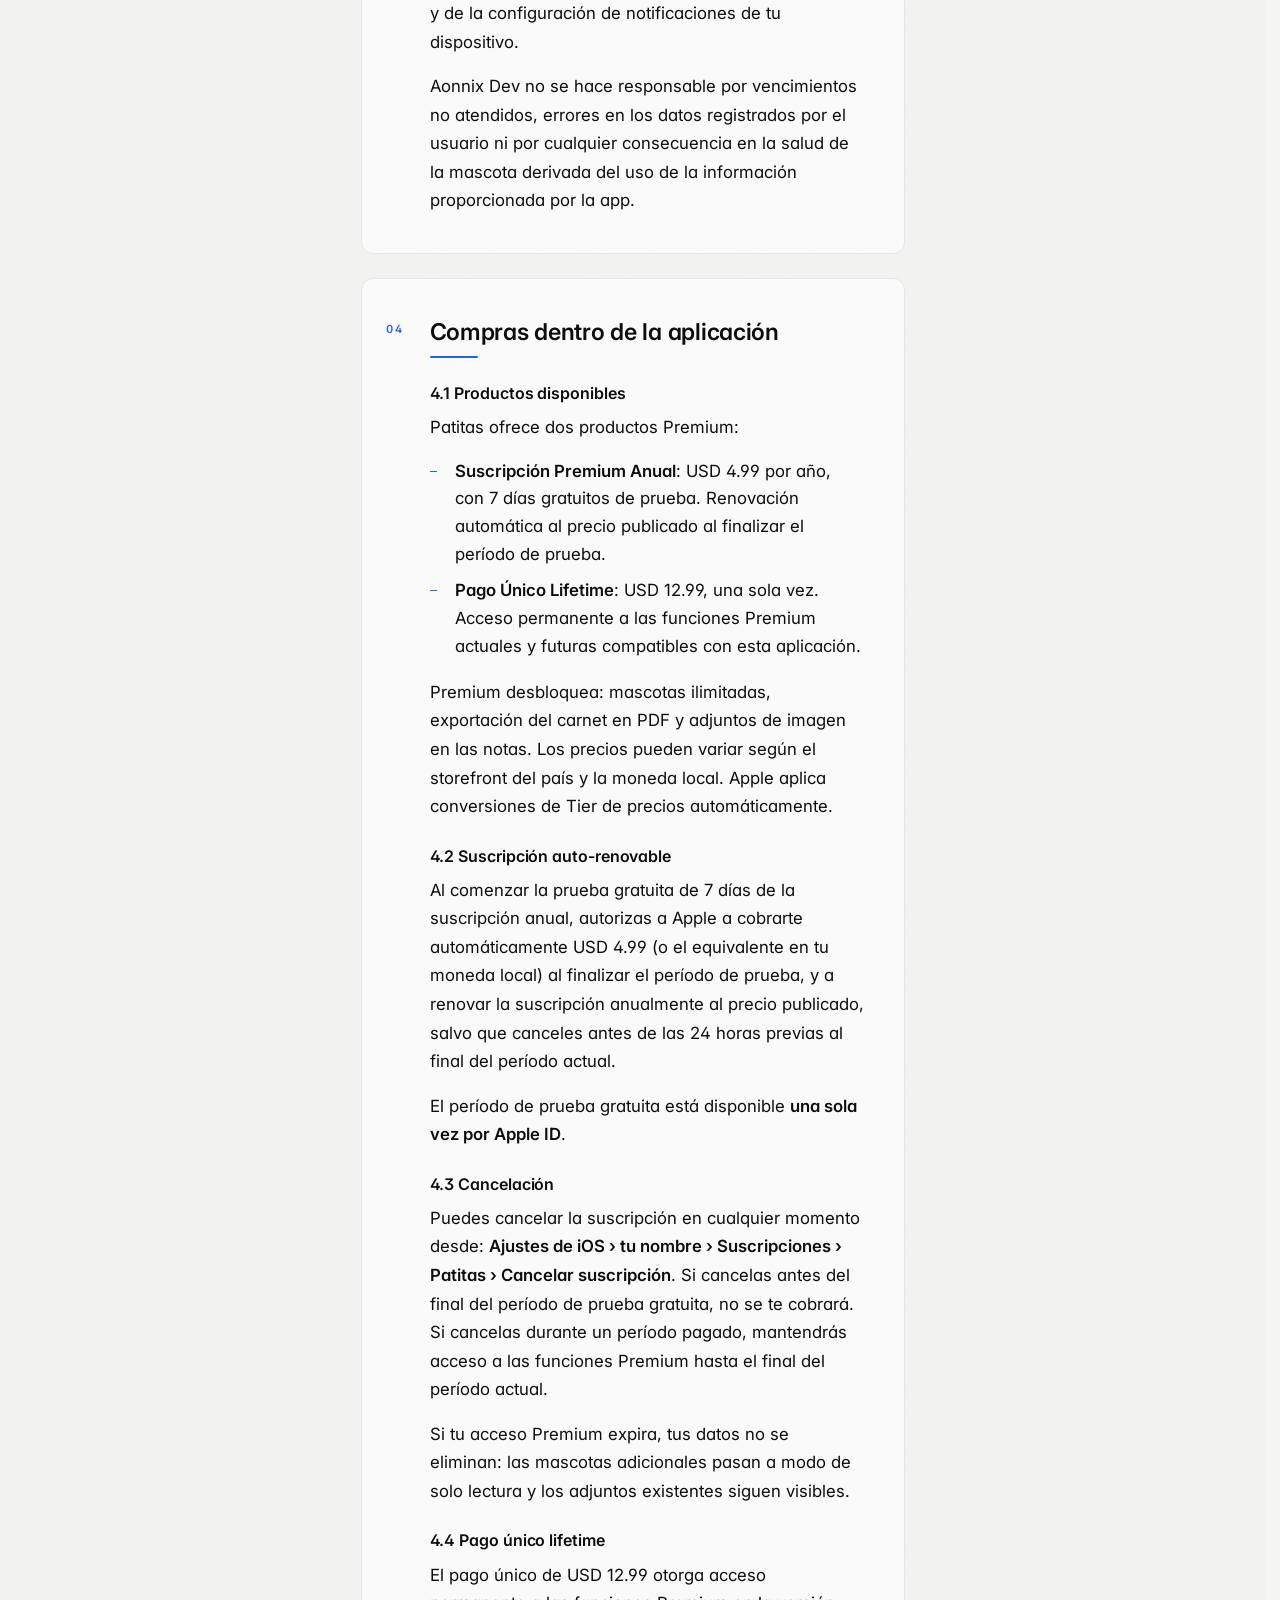
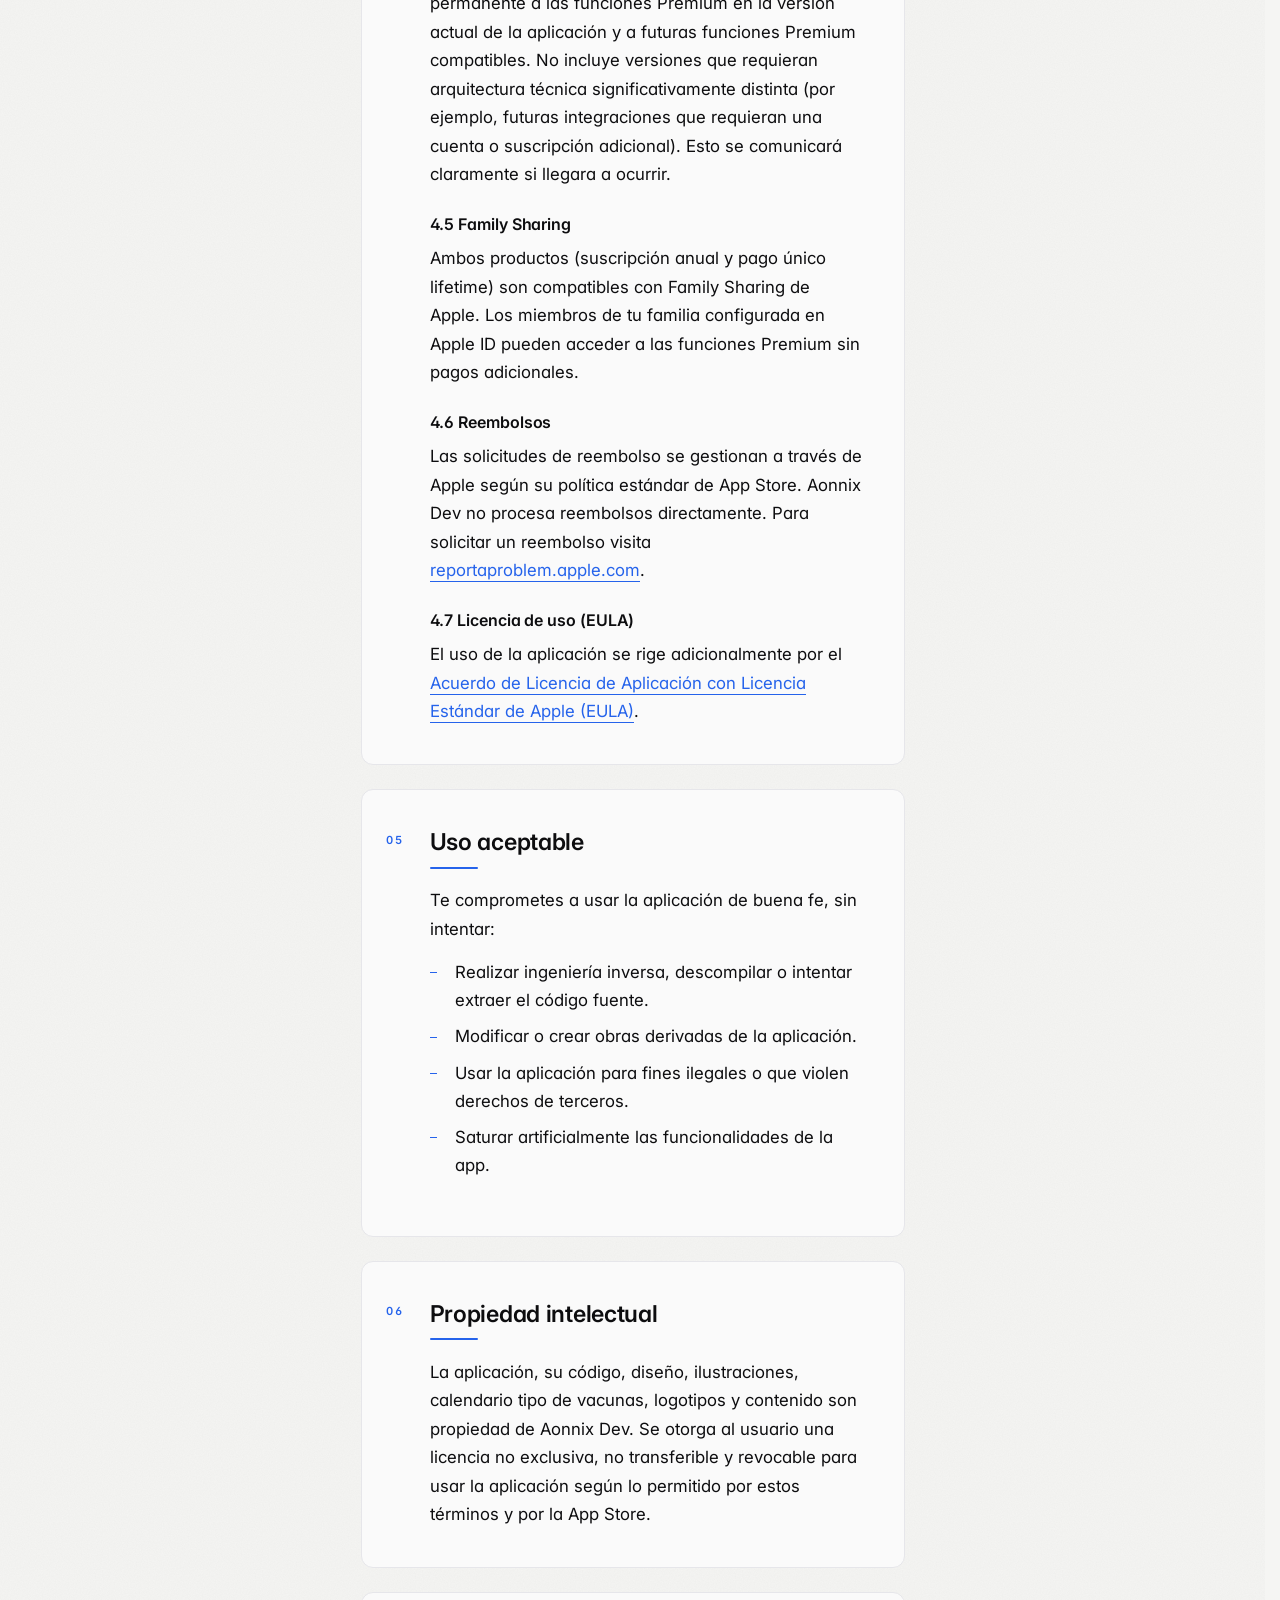
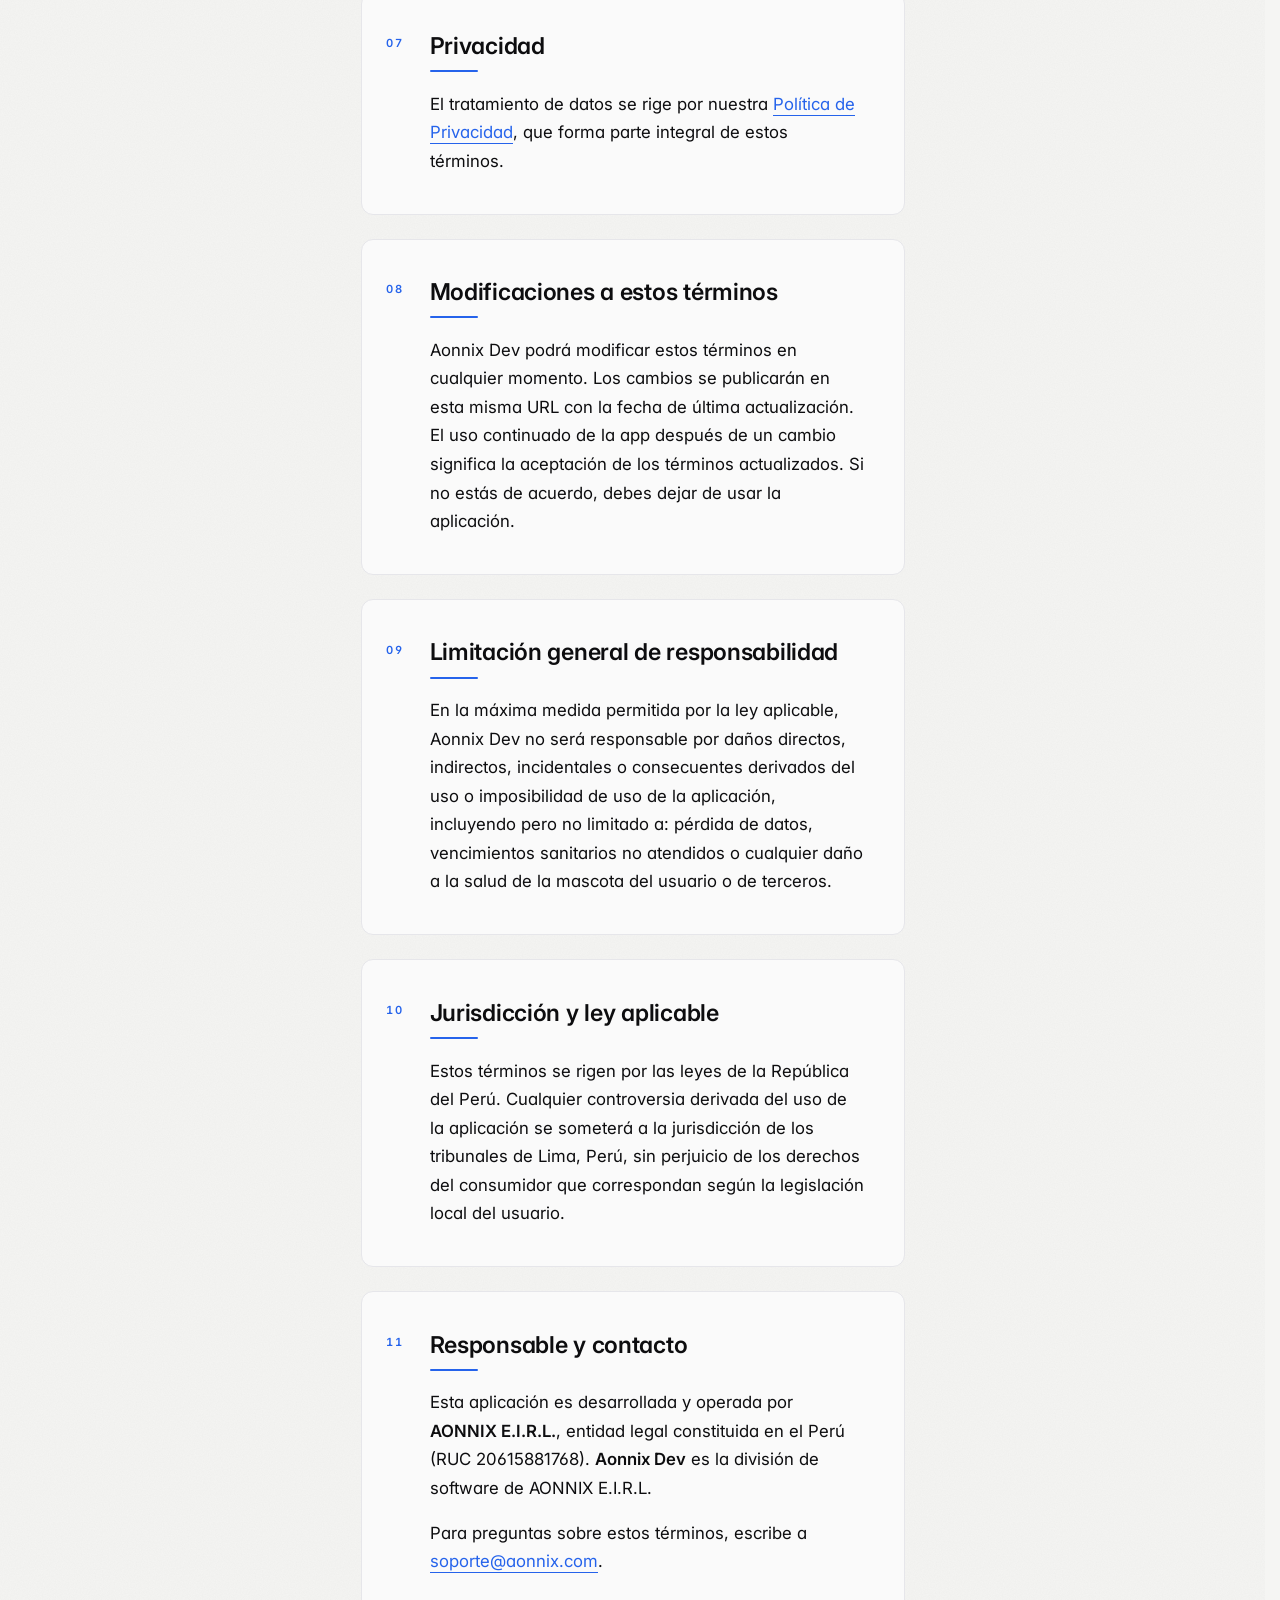
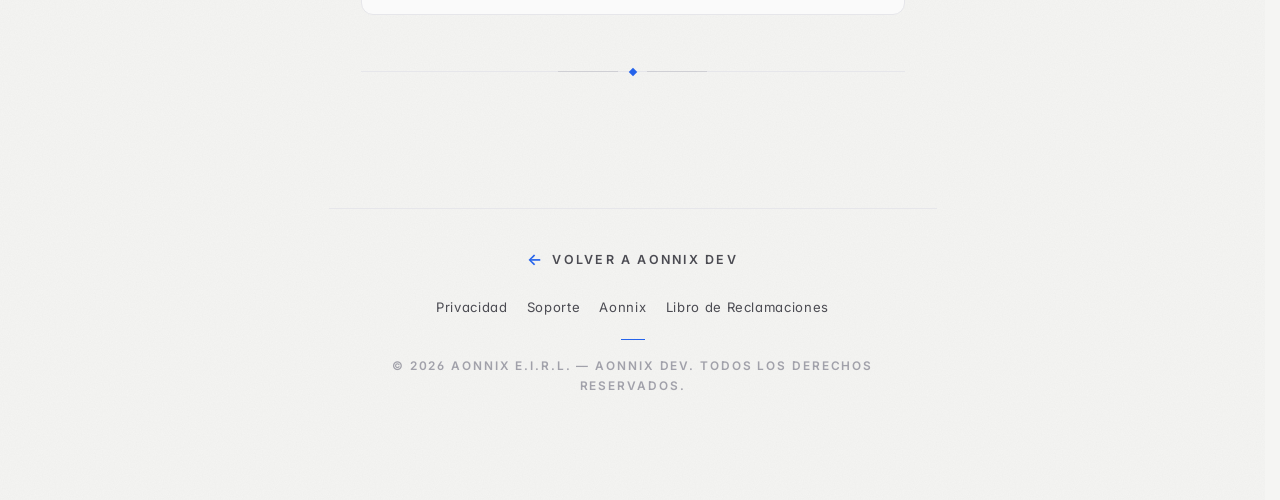
<file: terms/patitas-mascota/index.html>
<!DOCTYPE html>
<html lang="es">
<head>
    <meta charset="UTF-8">
    <title>Términos de Uso — Patitas · Aonnix Dev</title>
    <meta name="description" content="Términos de uso de Patitas: descripción del servicio, aviso veterinario, compras dentro de la app y condiciones de la suscripción.">
    <meta name="viewport" content="width=device-width, initial-scale=1, viewport-fit=cover">
    <meta name="robots" content="index,follow">
    <meta name="theme-color" content="#F5F5F3" media="(prefers-color-scheme: light)">
    <meta name="theme-color" content="#0D0D0F" media="(prefers-color-scheme: dark)">
    <link rel="canonical" href="https://aonnix.com/terms/patitas-mascota/">

    <meta property="og:type" content="article">
    <meta property="og:site_name" content="Aonnix">
    <meta property="og:locale" content="es_PE">
    <meta property="og:url" content="https://aonnix.com/terms/patitas-mascota/">
    <meta property="og:title" content="Términos de Uso — Patitas">
    <meta property="og:description" content="Condiciones de uso, aviso veterinario y compras dentro de la aplicación.">
    <meta property="og:image" content="https://aonnix.com/og-image.png">

    <link rel="icon" type="image/png" sizes="32x32" href="/assets/favicons/favicon-32x32.png">
    <link rel="icon" type="image/png" sizes="192x192" href="/assets/favicons/favicon-192x192.png">
    <link rel="icon" type="image/png" sizes="512x512" href="/assets/favicons/favicon-512x512.png">
    <link rel="apple-touch-icon" href="/assets/favicons/apple-touch-icon.png">

    <link rel="preconnect" href="https://fonts.googleapis.com">
    <link rel="preconnect" href="https://fonts.gstatic.com" crossorigin>
    <link href="https://fonts.googleapis.com/css2?family=Inter:wght@400;500;600;700&display=swap" rel="stylesheet">

    <link rel="stylesheet" href="/styles.css">
    <link rel="stylesheet" href="/legal-shared.css">
</head>
<body>
    <header class="nav">
        <div class="nav-inner">
            <a class="brand" href="/dev/">Aonnix Dev</a>
            <nav class="nav-links" aria-label="Navegación principal">
                <a href="/legal/patitas-mascota-privacy/">Privacidad</a>
                <a href="/support/patitas-mascota/">Soporte</a>
                <a href="/terms/patitas-mascota/" class="active" aria-current="page">Términos</a>
            </nav>
        </div>
    </header>

    <main class="page">
        <div class="shell">
            <div class="hero">
                <div class="eyebrow">Patitas</div>
                <h1>Términos de Uso</h1>
                <div class="meta">Última actualización · 16 de junio de 2026</div>
            </div>

            <section class="section intro with-margin-num">
                <span class="num">01</span>
                <h2>Aceptación de los términos</h2>
                <p>Al descargar e instalar Patitas ("la aplicación") y aceptar el aviso veterinario que se muestra en el primer inicio, declaras haber leído, comprendido y aceptado estos Términos de Uso. Si no estás de acuerdo con alguno de estos términos, no utilices la aplicación.</p>
            </section>

            <section class="section with-margin-num">
                <span class="num">02</span>
                <h2>Descripción del servicio</h2>
                <p>Patitas es una aplicación iOS desarrollada por <strong>Aonnix Dev</strong> que funciona como el carnet de salud digital de tus mascotas (perros y gatos): registro de vacunas con calendario orientativo, desparasitaciones y baños recurrentes, evolución de peso, notas con adjuntos y recordatorios locales de vencimientos.</p>
            </section>

            <section class="section with-margin-num">
                <span class="num">03</span>
                <h2>Aviso veterinario y limitación de responsabilidad</h2>
                <p>Patitas es una herramienta de organización y <strong>no reemplaza la atención veterinaria profesional</strong>. El calendario de vacunas incluido es orientativo, basado en guías veterinarias internacionales y prácticas locales; <strong>el esquema de vacunación, los intervalos de desparasitación y las fechas reales los define el médico veterinario</strong> de tu mascota.</p>
                <p>La aplicación no realiza diagnósticos ni emite recomendaciones médico-veterinarias. Los recordatorios dependen de los datos que tú registres y de la configuración de notificaciones de tu dispositivo.</p>
                <p>Aonnix Dev no se hace responsable por vencimientos no atendidos, errores en los datos registrados por el usuario ni por cualquier consecuencia en la salud de la mascota derivada del uso de la información proporcionada por la app.</p>
            </section>

            <section class="section with-margin-num">
                <span class="num">04</span>
                <h2>Compras dentro de la aplicación</h2>

                <h3>4.1 Productos disponibles</h3>
                <p>Patitas ofrece dos productos Premium:</p>
                <ul>
                    <li><strong>Suscripción Premium Anual</strong>: USD 4.99 por año, con 7 días gratuitos de prueba. Renovación automática al precio publicado al finalizar el período de prueba.</li>
                    <li><strong>Pago Único Lifetime</strong>: USD 12.99, una sola vez. Acceso permanente a las funciones Premium actuales y futuras compatibles con esta aplicación.</li>
                </ul>
                <p>Premium desbloquea: mascotas ilimitadas, exportación del carnet en PDF y adjuntos de imagen en las notas. Los precios pueden variar según el storefront del país y la moneda local. Apple aplica conversiones de Tier de precios automáticamente.</p>

                <h3>4.2 Suscripción auto-renovable</h3>
                <p>Al comenzar la prueba gratuita de 7 días de la suscripción anual, autorizas a Apple a cobrarte automáticamente USD 4.99 (o el equivalente en tu moneda local) al finalizar el período de prueba, y a renovar la suscripción anualmente al precio publicado, salvo que canceles antes de las 24 horas previas al final del período actual.</p>
                <p>El período de prueba gratuita está disponible <strong>una sola vez por Apple ID</strong>.</p>

                <h3>4.3 Cancelación</h3>
                <p>Puedes cancelar la suscripción en cualquier momento desde: <strong>Ajustes de iOS › tu nombre › Suscripciones › Patitas › Cancelar suscripción</strong>. Si cancelas antes del final del período de prueba gratuita, no se te cobrará. Si cancelas durante un período pagado, mantendrás acceso a las funciones Premium hasta el final del período actual.</p>
                <p>Si tu acceso Premium expira, tus datos no se eliminan: las mascotas adicionales pasan a modo de solo lectura y los adjuntos existentes siguen visibles.</p>

                <h3>4.4 Pago único lifetime</h3>
                <p>El pago único de USD 12.99 otorga acceso permanente a las funciones Premium en la versión actual de la aplicación y a futuras funciones Premium compatibles. No incluye versiones que requieran arquitectura técnica significativamente distinta (por ejemplo, futuras integraciones que requieran una cuenta o suscripción adicional). Esto se comunicará claramente si llegara a ocurrir.</p>

                <h3>4.5 Family Sharing</h3>
                <p>Ambos productos (suscripción anual y pago único lifetime) son compatibles con Family Sharing de Apple. Los miembros de tu familia configurada en Apple ID pueden acceder a las funciones Premium sin pagos adicionales.</p>

                <h3>4.6 Reembolsos</h3>
                <p>Las solicitudes de reembolso se gestionan a través de Apple según su política estándar de App Store. Aonnix Dev no procesa reembolsos directamente. Para solicitar un reembolso visita <a href="https://reportaproblem.apple.com" target="_blank" rel="noopener noreferrer">reportaproblem.apple.com</a>.</p>

                <h3>4.7 Licencia de uso (EULA)</h3>
                <p>El uso de la aplicación se rige adicionalmente por el <a href="https://www.apple.com/legal/internet-services/itunes/dev/stdeula/" target="_blank" rel="noopener noreferrer">Acuerdo de Licencia de Aplicación con Licencia Estándar de Apple (EULA)</a>.</p>
            </section>

            <section class="section with-margin-num">
                <span class="num">05</span>
                <h2>Uso aceptable</h2>
                <p>Te comprometes a usar la aplicación de buena fe, sin intentar:</p>
                <ul>
                    <li>Realizar ingeniería inversa, descompilar o intentar extraer el código fuente.</li>
                    <li>Modificar o crear obras derivadas de la aplicación.</li>
                    <li>Usar la aplicación para fines ilegales o que violen derechos de terceros.</li>
                    <li>Saturar artificialmente las funcionalidades de la app.</li>
                </ul>
            </section>

            <section class="section with-margin-num">
                <span class="num">06</span>
                <h2>Propiedad intelectual</h2>
                <p>La aplicación, su código, diseño, ilustraciones, calendario tipo de vacunas, logotipos y contenido son propiedad de Aonnix Dev. Se otorga al usuario una licencia no exclusiva, no transferible y revocable para usar la aplicación según lo permitido por estos términos y por la App Store.</p>
            </section>

            <section class="section with-margin-num">
                <span class="num">07</span>
                <h2>Privacidad</h2>
                <p>El tratamiento de datos se rige por nuestra <a href="/legal/patitas-mascota-privacy/" target="_blank" rel="noopener">Política de Privacidad</a>, que forma parte integral de estos términos.</p>
            </section>

            <section class="section with-margin-num">
                <span class="num">08</span>
                <h2>Modificaciones a estos términos</h2>
                <p>Aonnix Dev podrá modificar estos términos en cualquier momento. Los cambios se publicarán en esta misma URL con la fecha de última actualización. El uso continuado de la app después de un cambio significa la aceptación de los términos actualizados. Si no estás de acuerdo, debes dejar de usar la aplicación.</p>
            </section>

            <section class="section with-margin-num">
                <span class="num">09</span>
                <h2>Limitación general de responsabilidad</h2>
                <p>En la máxima medida permitida por la ley aplicable, Aonnix Dev no será responsable por daños directos, indirectos, incidentales o consecuentes derivados del uso o imposibilidad de uso de la aplicación, incluyendo pero no limitado a: pérdida de datos, vencimientos sanitarios no atendidos o cualquier daño a la salud de la mascota del usuario o de terceros.</p>
            </section>

            <section class="section with-margin-num">
                <span class="num">10</span>
                <h2>Jurisdicción y ley aplicable</h2>
                <p>Estos términos se rigen por las leyes de la República del Perú. Cualquier controversia derivada del uso de la aplicación se someterá a la jurisdicción de los tribunales de Lima, Perú, sin perjuicio de los derechos del consumidor que correspondan según la legislación local del usuario.</p>
            </section>

            <section class="section with-margin-num">
                <span class="num">11</span>
                <h2>Responsable y contacto</h2>
                <p>Esta aplicación es desarrollada y operada por <strong>AONNIX E.I.R.L.</strong>, entidad legal constituida en el Perú (RUC 20615881768). <strong>Aonnix Dev</strong> es la división de software de AONNIX E.I.R.L.</p>
                <p>Para preguntas sobre estos términos, escribe a <a href="mailto:soporte@aonnix.com">soporte@aonnix.com</a>.</p>
            </section>

            <div class="divider" aria-hidden="true">
                <span class="glyph"></span>
            </div>
        </div>

        <footer class="page-footer">
            <a href="/dev/" class="back-link">Volver a Aonnix Dev</a>
            <nav class="cross-links" aria-label="Documentos relacionados">
                <a href="/legal/patitas-mascota-privacy/" target="_blank" rel="noopener">Privacidad</a>
                <a href="/support/patitas-mascota/" target="_blank" rel="noopener">Soporte</a>
                <a href="/">Aonnix</a>
                <a href="/libro-de-reclamaciones/">Libro de Reclamaciones</a>
            </nav>
            <p class="copy">&copy; <span id="year">2026</span> AONNIX E.I.R.L. — Aonnix Dev. Todos los derechos reservados.</p>
        </footer>
    </main>

    <script>document.getElementById('year').textContent=new Date().getFullYear()</script>
</body>
</html>
</file>
<file: styles.css>
/* =========================================================
   Aonnix — Hoja de estilos global
   Mobile-first. CSS vanilla. Sin frameworks.
   ========================================================= */

/* El sitio se adapta al tema del sistema, pero sin declarar `color-scheme` el
   navegador dibuja los controles NATIVOS —radios, casillas, desplegables,
   barras de desplazamiento— con su apariencia clara, incluso sobre fondo
   oscuro. El síntoma era que un radio sin marcar parecía marcado: se veía como
   un punto blanco relleno sobre la tarjeta oscura.

   Esto lo arregla en todo el sitio, no solo en el Libro de Reclamaciones: las
   páginas legales y de soporte comparten estas hojas. */
/* El atributo `hidden` solo trae `display: none` desde la hoja del navegador, y
   cualquier `display` declarado aquí le gana. Ocurrió dos veces: la barra de
   sesión aparecía sin sesión, y —esta era grave— la banda de FASE DE PRUEBA
   habría seguido visible en producción, porque ambas declaran `display: flex`.
   Esta regla lo cierra para todo el sitio de una vez. */
[hidden] { display: none !important; }

:root {
    color-scheme: light dark;
}

:root {
    /* ---------- AONNIX brand tokens — Phase 1 (Minimal Tech Modular) ---------- */
    --aonnix-graphite: #0D0D0F;
    --aonnix-soft-white: #F5F5F3;
    --aonnix-premium-blue: #2563EB;
    --aonnix-cold-silver: #A1A1AA;
    --aonnix-creative-accent: #8B5CF6;

    /* División accents */
    --aonnix-dev: #2563EB;
    --aonnix-studio: #8B5CF6;
    --aonnix-music: #EC4899;
    --aonnix-creative: #2DD4BF;

    /* ---------- Tokens semánticos (modo claro por defecto) ---------- */
    --bg: var(--aonnix-soft-white);
    --bg-elev: #ffffff;
    --bg-soft: #fafafa;
    --fg: var(--aonnix-graphite);
    --fg-muted: #4b4b52;
    --fg-faint: var(--aonnix-cold-silver);
    --line: #e6e6ea;
    --accent: var(--aonnix-premium-blue);
    --accent-soft: #1d4ed8;
    --highlight: var(--aonnix-creative-accent);

    /* Radii: brand kit define 24px para cards y 12px para buttons */
    --radius: 24px;
    --radius-button: 12px;

    --maxw: 1200px;
    --space-1: 0.5rem;
    --space-2: 1rem;
    --space-3: 1.5rem;
    --space-4: 2.5rem;
    --space-5: 4rem;
    --space-6: 6rem;
    --t-fast: 0.18s ease;
    --t-base: 0.3s ease;
}

@media (prefers-color-scheme: dark) {
    :root {
        --bg: var(--aonnix-graphite);
        --bg-elev: #131316;
        --bg-soft: #101013;
        --fg: var(--aonnix-soft-white);
        --fg-muted: #b8b8c0;
        --fg-faint: var(--aonnix-cold-silver);
        --line: #1d1d22;
        --accent: var(--aonnix-premium-blue);
        --accent-soft: #3b82f6;
        --highlight: var(--aonnix-creative-accent);
    }
}

*,
*::before,
*::after {
    box-sizing: border-box;
    margin: 0;
    padding: 0;
}

html {
    scroll-behavior: smooth;
    /* Reserva siempre el hueco de la barra de desplazamiento.
     *
     * Sin esto, una página corta que no desplaza tiene 15px más de ancho útil
     * que una larga, y un contenedor centrado de 1200px arranca 7.5px más a la
     * derecha. Medido en la bandeja: el wordmark caía en 132.5px con barra y en
     * 140px sin ella, contra los 132.5px del home. Ese salto es el que se veía
     * al cambiar de página, y no dependía de la página sino de su longitud. */
    scrollbar-gutter: stable;
}

body {
    font-family: "Inter", "Manrope", system-ui, -apple-system, "Segoe UI", Roboto, sans-serif;
    background: var(--bg);
    color: var(--fg);
    line-height: 1.6;
    -webkit-font-smoothing: antialiased;
    text-rendering: optimizeLegibility;
    font-feature-settings: "ss01", "cv11"; /* Inter: stylistic alts y tabular numerals donde existen */
}

img {
    max-width: 100%;
    display: block;
}

a {
    color: inherit;
    text-decoration: none;
}

/* ---------- Layout helpers ---------- */
.container {
    width: 100%;
    max-width: var(--maxw);
    margin: 0 auto;
    padding: 0 1.25rem;
}

section {
    padding: var(--space-5) 0;
}

@media (min-width: 768px) {
    section {
        padding: var(--space-6) 0;
    }
}

/* ---------- Navegación ---------- */
.nav {
    position: sticky;
    top: 0;
    z-index: 50;
    background: color-mix(in srgb, var(--bg) 88%, transparent);
    backdrop-filter: saturate(160%) blur(10px);
    -webkit-backdrop-filter: saturate(160%) blur(10px);
    border-bottom: 1px solid var(--line);
}

.nav-inner {
    display: flex;
    align-items: center;
    justify-content: space-between;
    padding: 1rem 1.25rem;
    max-width: var(--maxw);
    margin: 0 auto;
}

.brand {
    display: inline-flex;
    align-items: center;
    gap: 0.7rem;
    color: var(--fg);
    text-decoration: none;
}

.brand-mark {
    width: 32px;
    height: 32px;
    flex-shrink: 0;
    /* color = currentColor → la pierna derecha del isotipo hereda el fg de la página (graphite en claro, soft-white en oscuro) */
}

.brand-text {
    font-family: "Inter", "Manrope", system-ui, sans-serif;
    font-weight: 700;
    font-size: 1.1rem;
    letter-spacing: 0.22em;
    line-height: 1;
}

/* Variante wordmark-only (sin isotipo): texto ligeramente más prominente */
.brand--wordmark .brand-text {
    font-size: 1.2rem;
    letter-spacing: 0.28em;
}

.nav-links {
    display: none;
    gap: 1.75rem;
    align-items: center;
}

.nav-links a {
    font-size: 0.85rem;
    letter-spacing: 0.08em;
    text-transform: uppercase;
    color: var(--fg-muted);
    transition: color var(--t-fast);
}

.nav-links a:hover {
    color: var(--fg);
}

@media (min-width: 768px) {
    .nav-links {
        display: flex;
    }
}

/* ---------- Hero ---------- */
.hero {
    padding: var(--space-6) 0 var(--space-6);
    position: relative;
    overflow: hidden;
}

/* Subtle radial glow behind hero (AONNIX premium tech vibe) */
.hero::before {
    content: "";
    position: absolute;
    top: -200px;
    left: 50%;
    transform: translateX(-50%);
    width: 1200px;
    height: 800px;
    background: radial-gradient(ellipse at center, rgba(37, 99, 235, 0.18), transparent 60%);
    pointer-events: none;
    z-index: 0;
}

.hero > .container {
    position: relative;
    z-index: 1;
}

.hero-grid {
    display: grid;
    grid-template-columns: 1.15fr 1fr;
    gap: 4rem;
    align-items: center;
}

@media (max-width: 900px) {
    .hero-grid {
        grid-template-columns: 1fr;
        gap: 2rem;
    }
}

.hero-eyebrow {
    display: inline-block;
    font-size: 0.72rem;
    letter-spacing: 0.32em;
    text-transform: uppercase;
    color: var(--accent);
    font-weight: 600;
    margin-bottom: 1.5rem;
    padding: 0.4rem 0.85rem;
    border: 1px solid rgba(37, 99, 235, 0.35);
    border-radius: 999px;
    background: rgba(37, 99, 235, 0.08);
}

.hero h1 {
    font-size: clamp(2.6rem, 7vw, 5.5rem);
    line-height: 0.98;
    letter-spacing: -0.03em;
    font-weight: 700;
    margin-bottom: 1.5rem;
}

.hero h1 .accent {
    color: var(--accent);
    font-weight: 700;
}

.hero-lead {
    font-size: clamp(1.05rem, 1.3vw, 1.2rem);
    color: var(--fg-muted);
    max-width: 56ch;
    margin-bottom: 2.5rem;
    line-height: 1.65;
}

.hero-actions {
    display: flex;
    flex-wrap: wrap;
    gap: 0.85rem;
}

.hero-visual {
    display: flex;
    align-items: center;
    justify-content: center;
}

.hero-cubes {
    width: 100%;
    max-width: 540px;
    height: auto;
    filter: drop-shadow(0 30px 60px rgba(37, 99, 235, 0.25));
}

@media (max-width: 900px) {
    .hero-cubes {
        max-width: 380px;
    }
}

/* ---------- Botones (AONNIX premium CTA) ---------- */
.btn {
    display: inline-flex;
    align-items: center;
    gap: 0.5rem;
    padding: 1rem 1.8rem;
    border-radius: var(--radius-button);
    font-size: 0.78rem;
    letter-spacing: 0.18em;
    text-transform: uppercase;
    font-weight: 600;
    border: 1px solid var(--line);
    transition: background var(--t-base), color var(--t-base), border-color var(--t-base), transform var(--t-fast), box-shadow var(--t-base);
}

.btn-primary {
    background: var(--accent);
    color: var(--aonnix-soft-white);
    border-color: var(--accent);
    box-shadow: 0 8px 24px rgba(37, 99, 235, 0.25);
}

.btn-primary:hover {
    background: var(--accent-soft);
    border-color: var(--accent-soft);
    transform: translateY(-2px);
    box-shadow: 0 12px 32px rgba(37, 99, 235, 0.35);
}

.btn-ghost {
    background: transparent;
    color: var(--fg);
    border-color: var(--fg-faint);
}

.btn-ghost:hover {
    border-color: var(--accent);
    color: var(--accent);
}

/* ---------- Bloques de sección ---------- */
.section-label {
    font-size: 0.72rem;
    letter-spacing: 0.32em;
    text-transform: uppercase;
    color: var(--fg-faint);
    margin-bottom: 1.25rem;
}

h2.section-title {
    font-size: clamp(1.7rem, 4vw, 2.5rem);
    line-height: 1.15;
    letter-spacing: -0.01em;
    font-weight: 600;
    margin-bottom: 1rem;
    max-width: 28ch;
}

.section-lead {
    color: var(--fg-muted);
    max-width: 60ch;
    margin-bottom: 2.5rem;
}

/* ---------- About ---------- */
.about {
    border-top: 1px solid var(--line);
}

.about-grid {
    display: grid;
    gap: 2rem;
}

@media (min-width: 880px) {
    .about-grid {
        grid-template-columns: 1.1fr 1fr;
        gap: 4rem;
    }
}

.about-points {
    display: grid;
    gap: 1.25rem;
    margin-top: 1rem;
}

.about-point {
    border-left: 2px solid var(--line);
    padding-left: 1rem;
}

.about-point strong {
    display: block;
    margin-bottom: 0.25rem;
}

.about-point span {
    color: var(--fg-muted);
    font-size: 0.95rem;
}

/* ---------- Divisiones ---------- */
.divisions {
    border-top: 1px solid var(--line);
    background: var(--bg-soft);
}

.divisions-grid {
    display: grid;
    gap: 1rem;
    grid-template-columns: 1fr;
}

@media (min-width: 640px) {
    .divisions-grid {
        grid-template-columns: repeat(2, 1fr);
    }
}

@media (min-width: 1024px) {
    .divisions-grid {
        grid-template-columns: repeat(4, 1fr);
    }
}

.division-card {
    --division-color: var(--accent);  /* sobreescribir por card individual */
    position: relative;
    display: flex;
    flex-direction: column;
    justify-content: space-between;
    background: var(--bg);
    border: 1px solid var(--line);
    border-radius: var(--radius);
    padding: 2rem 1.75rem;
    min-height: 260px;
    overflow: hidden;
    transition: transform var(--t-base), border-color var(--t-base), background var(--t-base), box-shadow var(--t-base);
}

/* Acento superior coloreado por división */
.division-card::before {
    content: "";
    position: absolute;
    top: 0;
    left: 0;
    right: 0;
    height: 3px;
    background: var(--division-color);
    opacity: 0.85;
}

.division-card:hover {
    transform: translateY(-4px);
    border-color: var(--division-color);
    box-shadow: 0 12px 32px rgba(0, 0, 0, 0.1);
}

.division-card.is-dev      { --division-color: var(--aonnix-dev); }
.division-card.is-studio   { --division-color: var(--aonnix-studio); }
.division-card.is-music    { --division-color: var(--aonnix-music); }
.division-card.is-creative { --division-color: var(--aonnix-creative); }

.division-card .division-mark {
    display: flex;
    align-items: center;
    gap: 0.65rem;
    margin-bottom: 1.5rem;
}

.division-card .division-isotype {
    width: 28px;
    height: 28px;
    color: var(--division-color);
}

.division-card .division-tag {
    font-size: 0.72rem;
    letter-spacing: 0.28em;
    text-transform: uppercase;
    color: var(--division-color);
    font-weight: 600;
}

.division-card h3 {
    font-size: 1.5rem;
    font-weight: 700;
    margin-bottom: 0.5rem;
    letter-spacing: -0.01em;
    position: relative;
    display: inline-block;
}

.division-card h3::after {
    content: "";
    display: block;
    width: 28px;
    height: 2px;
    background: var(--division-color);
    margin-top: 0.4rem;
}

.division-card p {
    color: var(--fg-muted);
    font-size: 0.95rem;
    margin-bottom: 1.5rem;
    line-height: 1.6;
}

.division-card .arrow {
    font-size: 0.74rem;
    letter-spacing: 0.18em;
    text-transform: uppercase;
    color: var(--division-color);
    font-weight: 600;
    display: inline-flex;
    align-items: center;
    gap: 0.5rem;
}

/* ---------- Capacidades ---------- */
.capabilities {
    border-top: 1px solid var(--line);
}

.capabilities-grid {
    display: grid;
    gap: 1rem;
    grid-template-columns: 1fr;
}

@media (min-width: 768px) {
    .capabilities-grid {
        grid-template-columns: repeat(3, 1fr);
    }
}

.capability {
    border: 1px solid var(--line);
    border-radius: var(--radius);
    padding: 1.75rem;
    background: var(--bg-elev);
}

.capability h3 {
    font-size: 1.15rem;
    font-weight: 600;
    margin-bottom: 0.5rem;
}

.capability p {
    color: var(--fg-muted);
    font-size: 0.95rem;
}

/* ---------- Apps publicadas (dev) ---------- */
.apps {
    border-top: 1px solid var(--line);
    background: var(--bg-soft);
}

.apps-grid {
    display: grid;
    gap: 1.25rem;
    grid-template-columns: 1fr;
}

@media (min-width: 768px) {
    .apps-grid {
        grid-template-columns: repeat(2, 1fr);
    }
}

.app-card {
    background: var(--bg);
    border: 1px solid var(--line);
    border-radius: var(--radius);
    padding: 1.75rem;
    display: flex;
    flex-direction: column;
    gap: 1rem;
}

.app-card-head {
    display: flex;
    justify-content: space-between;
    align-items: center;
    gap: 1rem;
}

.app-card h3 {
    font-size: 1.3rem;
    font-weight: 600;
}

.app-status {
    font-size: 0.7rem;
    letter-spacing: 0.18em;
    text-transform: uppercase;
    padding: 0.3rem 0.7rem;
    border-radius: 999px;
    border: 1px solid var(--line);
    color: var(--fg-muted);
    white-space: nowrap;
}

.app-status.published {
    color: var(--bg);
    background: var(--fg);
    border-color: var(--fg);
}

.app-status.coming {
    color: var(--fg-muted);
}

.app-card p {
    color: var(--fg-muted);
    font-size: 0.95rem;
}

/* Badge oficial de App Store en cards de apps publicadas */
.app-cta {
    margin: 0.85rem 0 0.95rem;
    display: flex;
    align-items: center;
    flex-wrap: wrap;
    gap: 0.5rem;
}

.appstore-badge {
    display: inline-flex;
    transition: transform var(--t-fast), filter var(--t-fast);
    border-radius: 7px;
}

.appstore-badge:hover {
    transform: translateY(-1px);
    filter: brightness(1.1);
}

.appstore-badge:focus-visible {
    outline: 2px solid var(--highlight);
    outline-offset: 3px;
}

.appstore-badge svg { display: block; }

.app-links {
    display: flex;
    flex-wrap: wrap;
    gap: 0.5rem 1rem;
    font-size: 0.85rem;
    letter-spacing: 0.06em;
    text-transform: uppercase;
}

.app-links a {
    color: var(--fg-muted);
    border-bottom: 1px solid transparent;
    padding-bottom: 2px;
    transition: color var(--t-fast), border-color var(--t-fast);
}

.app-links a:hover {
    color: var(--fg);
    border-bottom-color: var(--fg);
}

/* ---------- CTA ---------- */
.cta {
    border-top: 1px solid var(--line);
}

.cta-inner {
    text-align: center;
    max-width: 60ch;
    margin: 0 auto;
}

.cta h2 {
    font-size: clamp(1.8rem, 5vw, 3rem);
    line-height: 1.1;
    letter-spacing: -0.01em;
    font-weight: 600;
    margin-bottom: 1rem;
}

.cta p {
    color: var(--fg-muted);
    margin-bottom: 2rem;
}

/* ---------- Servicios (subpáginas) ---------- */
.services-list {
    display: grid;
    gap: 1rem;
    grid-template-columns: 1fr;
}

@media (min-width: 768px) {
    .services-list {
        grid-template-columns: repeat(2, 1fr);
    }
}

.service-card {
    border: 1px solid var(--line);
    border-radius: var(--radius);
    padding: 1.75rem;
    background: var(--bg);
}

.service-card .num {
    font-size: 0.75rem;
    letter-spacing: 0.3em;
    color: var(--fg-faint);
    margin-bottom: 1rem;
}

.service-card h3 {
    font-size: 1.2rem;
    font-weight: 600;
    margin-bottom: 0.5rem;
}

.service-card p {
    color: var(--fg-muted);
    font-size: 0.95rem;
}

/* ---------- Casos de uso ---------- */
.usecases {
    border-top: 1px solid var(--line);
    background: var(--bg-soft);
}

.usecases-grid {
    display: grid;
    gap: 1rem;
    grid-template-columns: 1fr;
}

@media (min-width: 768px) {
    .usecases-grid {
        grid-template-columns: repeat(3, 1fr);
    }
}

.usecase {
    background: var(--bg);
    border: 1px solid var(--line);
    border-radius: var(--radius);
    padding: 1.5rem;
}

.usecase h3 {
    font-size: 1.05rem;
    font-weight: 600;
    margin-bottom: 0.5rem;
}

.usecase p {
    color: var(--fg-muted);
    font-size: 0.92rem;
}

/* ---------- Footer ---------- */
.site-footer {
    border-top: 1px solid var(--line);
    background: var(--bg-soft);
    padding: 3rem 0 2rem;
    margin-top: 2rem;
}

.footer-grid {
    display: grid;
    gap: 2rem;
    grid-template-columns: 1fr;
}

@media (min-width: 768px) {
    .footer-grid {
        grid-template-columns: 1.4fr 1fr 1fr 1fr;
    }
    /* Variante compacta para páginas de división que no listan apps publicadas
       (Studio/Music/Creative) — solo Brand + Divisiones. El contacto está en
       la sección CTA del cuerpo y en el footer-bottom; agregarlo aquí sería
       redundante. */
    .footer-grid--2 {
        grid-template-columns: 1.4fr 1fr;
    }
    /* Variante de tres columnas: Marca + Legal + Divisiones. La estrenó el
       Libro de Reclamaciones, que la ley obliga a tener a la vista en el pie
       de cualquier página del sitio. */
    .footer-grid--3 {
        grid-template-columns: 1.4fr 1fr 1fr;
    }
}

.footer-col h4 {
    font-size: 0.78rem;
    letter-spacing: 0.22em;
    text-transform: uppercase;
    color: var(--fg-faint);
    margin-bottom: 0.9rem;
    font-weight: 500;
}

.footer-col ul {
    list-style: none;
    display: flex;
    flex-direction: column;
    gap: 0.5rem;
}

.footer-col a {
    color: var(--fg-muted);
    font-size: 0.92rem;
    transition: color var(--t-fast);
}

.footer-col a:hover {
    color: var(--fg);
}

.footer-brand p {
    color: var(--fg-muted);
    font-size: 0.92rem;
    max-width: 38ch;
    margin-top: 0.75rem;
}

.footer-legal-note {
    color: var(--fg-faint);
    font-size: 0.82rem;
    line-height: 1.5;
    max-width: 42ch;
    margin-top: 0.5rem;
}

.footer-bottom {
    margin-top: 2.5rem;
    padding-top: 1.5rem;
    border-top: 1px solid var(--line);
    display: flex;
    flex-direction: column;
    gap: 0.5rem;
    color: var(--fg-faint);
    font-size: 0.82rem;
    text-align: center;
}

@media (min-width: 768px) {
    .footer-bottom {
        flex-direction: row;
        justify-content: center;
        align-items: center;
    }
}

/* ---------- Banner sub-sección ---------- */
.subnav {
    font-size: 0.78rem;
    letter-spacing: 0.18em;
    text-transform: uppercase;
    color: var(--fg-faint);
    margin-bottom: 0.75rem;
}

.subnav a {
    color: var(--fg-faint);
    border-bottom: 1px solid transparent;
    transition: color var(--t-fast), border-color var(--t-fast);
}

.subnav a:hover {
    color: var(--fg);
    border-bottom-color: var(--fg);
}

/* ---------- Listas con bullets minimalistas ---------- */
.bullet-list {
    list-style: none;
    display: grid;
    gap: 0.6rem;
    margin-top: 0.5rem;
}

.bullet-list li {
    position: relative;
    padding-left: 1.25rem;
    color: var(--fg-muted);
    font-size: 0.95rem;
}

.bullet-list li::before {
    content: "";
    position: absolute;
    left: 0;
    top: 0.65rem;
    width: 6px;
    height: 1px;
    background: var(--fg-muted);
}

/* ---------- Utilidades ---------- */
.muted {
    color: var(--fg-muted);
}

.divider {
    height: 1px;
    background: var(--line);
    margin: 2rem 0;
    border: 0;
}
</file>
<file: legal-shared.css>
/* =========================================================
   Aonnix — Hoja compartida para páginas legales / soporte / términos
   Documento editorial refinado. CSS vanilla. Sin JS.
   ========================================================= */

/* El atributo `hidden` solo trae `display: none` desde la hoja del navegador, y
   cualquier `display` declarado aquí le gana. Ocurrió dos veces: la barra de
   sesión aparecía sin sesión, y —esta era grave— la banda de FASE DE PRUEBA
   habría seguido visible en producción, porque ambas declaran `display: flex`.
   Esta regla lo cierra para todo el sitio de una vez. */
[hidden] { display: none !important; }

:root {
    /* Paleta alineada con AONNIX Phase 1 Brand Kit (Minimal Tech Modular) — sitio aonnix.com */
    --paper:        #F5F5F3;        /* soft-white del brand kit */
    --paper-soft:   #ffffff;
    --surface:      #fafafa;
    --surface-mute: #f0f0f1;
    --ink:          #0D0D0F;        /* graphite del brand kit */
    --ink-muted:    #4b4b52;
    --ink-faint:    #A1A1AA;        /* cold-silver del brand kit */
    --rule:         #e6e6ea;
    --rule-strong:  #cfcfd4;
    /* `--gold` se conserva como nombre histórico (compatibilidad con selectores existentes)
       pero hoy apunta al premium blue del sistema — actúa como accent activo en eyebrows,
       subrayados de h2, drop caps y guiones decorativos */
    --gold:         #2563EB;
    --gold-text:    #2563EB;
    --gold-soft:    rgba(37, 99, 235, 0.08);

    /* Tipografía — Inter como principal alineado con styles.css del home */
    --serif-stack:  "Inter", "Manrope", system-ui, -apple-system, "Segoe UI", Roboto, sans-serif;
    --mono-stack:   ui-monospace, "SF Mono", "JetBrains Mono", Menlo, Consolas, monospace;

    /* Espaciado */
    --measure:      38rem;        /* ancho óptimo de lectura */
    --space-0:      0.25rem;
    --space-1:      0.5rem;
    --space-2:      1rem;
    --space-3:      1.5rem;
    --space-4:      2.25rem;
    --space-5:      3.5rem;
    --space-6:      5rem;

    --radius-sm:    8px;
    --radius:       12px;
    --radius-lg:    20px;

    --t-fast:       180ms cubic-bezier(0.4, 0, 0.2, 1);
    --t-base:       320ms cubic-bezier(0.4, 0, 0.2, 1);
}

@media (prefers-color-scheme: dark) {
    :root {
        --paper:        #0D0D0F;
        --paper-soft:   #101013;
        --surface:      #131316;
        --surface-mute: #18181b;
        --ink:          #F5F5F3;
        --ink-muted:    #b8b8c0;
        --ink-faint:    #A1A1AA;
        --rule:         #1d1d22;
        --rule-strong:  #2c2c33;
        /* En dark mode el accent se ilumina ligeramente para mantener contraste */
        --gold:         #3b82f6;
        --gold-text:    #60a5fa;
        --gold-soft:    rgba(59, 130, 246, 0.12);
    }
}

*, *::before, *::after {
    box-sizing: border-box;
    margin: 0;
    padding: 0;
}

html {
    -webkit-text-size-adjust: 100%;
    scroll-behavior: smooth;
}

@media (prefers-reduced-motion: reduce) {
    *, *::before, *::after {
        transition: none !important;
        animation: none !important;
        scroll-behavior: auto !important;
    }
}

body {
    font-family: var(--serif-stack);
    font-weight: 400;
    /* Bumpear ligeramente el tamaño base — Inter es más estrecha que Space Grotesk,
       1.05rem mejora la legibilidad de los párrafos largos legales. */
    font-size: 1.05rem;
    line-height: 1.7;
    color: var(--ink);
    background: var(--paper);
    -webkit-font-smoothing: antialiased;
    -moz-osx-font-smoothing: grayscale;
    text-rendering: optimizeLegibility;
    font-feature-settings: "ss01", "cv11";

    /* Textura sutil de papel mediante SVG inline (sin recurso adicional) */
    background-image:
        url("data:image/svg+xml;utf8,<svg xmlns='http://www.w3.org/2000/svg' width='160' height='160' viewBox='0 0 160 160'><filter id='n'><feTurbulence type='fractalNoise' baseFrequency='0.85' numOctaves='2' stitchTiles='stitch'/><feColorMatrix values='0 0 0 0 0 0 0 0 0 0 0 0 0 0 0 0 0 0 0.025 0'/></filter><rect width='160' height='160' filter='url(%23n)'/></svg>");
}

::selection {
    background: var(--gold-soft);
    color: var(--ink);
}

img, svg { max-width: 100%; display: block; }

/* ---------- Estado activo de nav embebido (header del sitio principal reusado) ---------- */
/* El subrayado del enlace activo, sin ocupar sitio. `border-bottom` más
   `padding-bottom` sumaban 2px al alto del enlace, y como es el elemento más
   alto de la cabecera, se los pasaba a la cabecera entera. `box-shadow` pinta la
   misma línea y no participa en el cálculo de la caja. */
.nav-links a.active {
    color: var(--ink);
    box-shadow: 0 1px 0 var(--ink);
}

/* ---------- Top bar / breadcrumb (legacy — se conserva por si se referencia en otra parte) ---------- */
.topbar {
    position: relative;
    border-bottom: 1px solid var(--rule);
    background: var(--paper);
    padding: 1.05rem clamp(1.25rem, 4vw, 2.5rem);
    display: flex;
    align-items: center;
    gap: 1rem;
    flex-wrap: wrap;
}

.brand {
    font-weight: 600;
    letter-spacing: 0.18em;
    text-transform: uppercase;
    font-size: 0.78rem;
    color: var(--ink);
    text-decoration: none;
    display: inline-flex;
    align-items: center;
    gap: 0.55rem;
    transition: color var(--t-fast);
}

/* En las páginas legales el .brand debe verse idéntico al del sitio principal (sin rombo). */
.brand::before { display: none; }

.crumbs {
    font-size: 0.78rem;
    letter-spacing: 0.1em;
    text-transform: uppercase;
    color: var(--ink-faint);
    display: inline-flex;
    align-items: center;
    gap: 0.55rem;
    flex-wrap: wrap;
}

.crumbs a {
    color: var(--ink-muted);
    text-decoration: none;
    border-bottom: 1px solid transparent;
    transition: color var(--t-fast), border-color var(--t-fast);
}

.crumbs a:hover { color: var(--gold-text); border-bottom-color: var(--gold); }

.crumb-sep {
    color: var(--gold);
    font-weight: 600;
}

/* ---------- Page shell ---------- */
.page {
    position: relative;
    padding-bottom: var(--space-6);
}

/* El ancho de la página, en una sola variable.
 *
 * Antes cada capa fijaba el suyo: `.nav-inner` iba a 1200px en todo el sitio
 * mientras el contenido de estas páginas iba a 38rem, y en una pantalla ancha el
 * wordmark AONNIX quedaba casi 300px a la izquierda de la primera letra del
 * texto. Se leía como si la cabecera perteneciera a otra página.
 *
 * Ahora la cabecera enmarca al contenido: quien cambie el ancho de una página
 * mueve las dos cosas a la vez y no puede desalinearlas. */
/* En :root y no en .page, porque `.nav-inner` vive en el <header>, fuera del
   <main class="page">: un selector descendente desde .page no lo alcanzaría. */
/* ── La cabecera es del sitio, no de esta página ──────────────────────────
 *
 * `body` fija 1.05rem/1.7 a propósito: mejora los párrafos legales largos. Pero
 * el <header> es el mismo componente que sirve el home, y al heredar esa medida
 * crecía. Comprobado a 1440px sobre el sitio en vivo:
 *
 *              home      Libro de Reclamaciones
 *   header     54.75px   58.11px   (+3.36)
 *   wordmark   17.27px   18.95px   (+1.68 más abajo)
 *
 * Se le devuelve la tipografía raíz para que su caja mida exactamente lo mismo
 * que en aonnix.com. No se toca el cuerpo de la página.
 *
 * El `min-height` reproduce la altura que en el home dan los enlaces de
 * navegación (13.6px × 1.6 = 21.76px = 1.36rem). Sin él, una cabecera sin
 * enlaces —la de la bandeja— se encoge a 52.2px y vuelve a no coincidir. */
.nav { font-size: 1rem; line-height: 1.6; }
/* En los hijos y no en `.nav-inner`: con `box-sizing: border-box` el min-height
   del contenedor incluye sus 32px de padding, así que 1.36rem quedaba muy por
   debajo de lo que ya medía y no hacía nada —comprobado: se aplicaba y la
   cabecera seguía en 52.2px—. Sobre los hijos sí fija la altura de la línea
   flex, que es lo que determina la caja. */
.nav-inner > * { min-height: 1.36rem; }

:root { --ancho-pagina: var(--measure); }
.nav-inner { max-width: var(--ancho-pagina); }

.shell {
    max-width: var(--ancho-pagina, var(--measure));
    margin: 0 auto;
    padding: clamp(2.5rem, 6vw, var(--space-6)) clamp(1.25rem, 5vw, 2rem) var(--space-5);
}

/* ---------- Hero (centrado) ---------- */
.hero {
    margin-bottom: var(--space-5);
    text-align: center;
}

.hero .eyebrow {
    display: inline-flex;
    align-items: center;
    gap: 0.55rem;
    font-size: 0.72rem;
    letter-spacing: 0.22em;
    text-transform: uppercase;
    color: var(--gold-text);
    font-weight: 600;
    margin-bottom: 1.25rem;
}

.hero .eyebrow::before {
    content: "";
    width: 36px;
    height: 2px;
    background: var(--gold);
    border-radius: 2px;
}

.hero h1 {
    font-size: clamp(2rem, 4.5vw, 2.85rem);
    font-weight: 600;
    line-height: 1.1;
    letter-spacing: -0.025em;
    color: var(--ink);
    margin: 0 auto 1rem;
    max-width: 22ch;
}

.hero .meta {
    font-size: 0.78rem;
    letter-spacing: 0.14em;
    text-transform: uppercase;
    color: var(--ink-faint);
    font-weight: 600;
}

.hero .meta::before {
    content: "—";
    margin-right: 0.5rem;
    color: var(--gold);
}

/* ---------- Sections (cards) ---------- */
.section {
    position: relative;
    padding: clamp(1.5rem, 3vw, 2.25rem) clamp(1.25rem, 3vw, 2rem);
    margin-bottom: var(--space-3);
    background: var(--surface);
    border: 1px solid var(--rule);
    border-radius: var(--radius);
}

/* Numerales de sección estilo manuscrito (visibles en desktop ancho) */
.section .num {
    display: inline-block;
    font-size: 0.7rem;
    letter-spacing: 0.18em;
    color: var(--gold-text);
    font-weight: 600;
    margin-bottom: 0.65rem;
    text-transform: uppercase;
    font-variant-numeric: tabular-nums;
}

.section h2 {
    font-size: clamp(1.2rem, 2.4vw, 1.45rem);
    font-weight: 600;
    line-height: 1.25;
    letter-spacing: -0.012em;
    color: var(--ink);
    margin: 0 0 1.1rem;
    padding-bottom: 0.7rem;
    position: relative;
}

.section h2::after {
    content: "";
    position: absolute;
    left: 0;
    bottom: 0;
    width: 48px;
    height: 2px;
    background: var(--gold);
    border-radius: 2px;
}

.section h3 {
    font-size: 1rem;
    font-weight: 600;
    line-height: 1.4;
    color: var(--ink);
    margin: 1.5rem 0 0.55rem;
    letter-spacing: -0.005em;
}

/* (Drop cap eliminada: las páginas legales son texto informativo simple,
   no editorial. La primera letra de cada sección se trata como texto normal.) */

/* ---------- Body type ---------- */
.section p {
    color: var(--ink);
    margin-bottom: 1rem;
    max-width: 60ch;
}

.section p:last-child { margin-bottom: 0; }

.section ul,
.section ol {
    margin: 0 0 1.1rem 1.6rem;
    color: var(--ink);
}

.section ul { list-style: none; padding: 0; margin-left: 0; }

.section ul > li {
    position: relative;
    padding-left: 1.6rem;
    margin-bottom: 0.55rem;
    line-height: 1.65;
    max-width: 60ch;
}

.section ul > li::before {
    content: "";
    position: absolute;
    left: 0;
    top: 0.78em;
    width: 7px;
    height: 1px;
    background: var(--gold);
}

.section ol {
    counter-reset: rom;
    list-style: none;
    padding-left: 0;
    margin-left: 0;
}

.section ol > li {
    counter-increment: rom;
    position: relative;
    padding-left: 2.5rem;
    margin-bottom: 0.55rem;
    line-height: 1.65;
    max-width: 60ch;
}

.section ol > li::before {
    content: counter(rom, decimal-leading-zero);
    position: absolute;
    left: 0;
    top: 0.05em;
    color: var(--gold-text);
    font-weight: 600;
    font-size: 0.78rem;
    letter-spacing: 0.06em;
    font-variant-numeric: tabular-nums;
    width: 2rem;
}

.section a {
    color: var(--gold-text);
    text-decoration: none;
    border-bottom: 1px solid var(--gold);
    padding-bottom: 1px;
    transition: color var(--t-fast), background-color var(--t-fast);
}

.section a:hover {
    background: var(--gold-soft);
    color: var(--ink);
}

.section strong { font-weight: 600; color: var(--ink); }

/* Reemplaza italic sintética por peso, conserva carácter */
.section em {
    font-style: normal;
    font-weight: 600;
    color: var(--gold-text);
    letter-spacing: 0.005em;
}

.section code {
    font-family: var(--mono-stack);
    font-size: 0.86em;
    background: var(--surface-mute);
    padding: 0.1em 0.4em;
    border-radius: 4px;
    border: 1px solid var(--rule);
    color: var(--ink-muted);
}

/* ---------- Note / Disclaimer block ---------- */
.callout {
    margin: 1.25rem 0;
    padding: 1rem 1.15rem 1rem 1.4rem;
    border-left: 2px solid var(--gold);
    background: var(--gold-soft);
    border-radius: 0 var(--radius-sm) var(--radius-sm) 0;
}

.callout .label {
    display: block;
    font-size: 0.7rem;
    letter-spacing: 0.18em;
    text-transform: uppercase;
    font-weight: 600;
    color: var(--gold-text);
    margin-bottom: 0.4rem;
}

.callout p { margin-bottom: 0.5rem; }
.callout p:last-child { margin-bottom: 0; }

/* ---------- Premium / highlight box ---------- */
.feature-box {
    margin: 1rem 0;
    padding: 1.1rem 1.25rem;
    border: 1px solid var(--rule-strong);
    border-radius: var(--radius);
    background: var(--surface-mute);
}

.feature-box .label {
    display: block;
    font-size: 0.72rem;
    letter-spacing: 0.18em;
    text-transform: uppercase;
    font-weight: 600;
    color: var(--gold-text);
    margin-bottom: 0.6rem;
}

/* ---------- Source list (CRED) ---------- */
.sources {
    list-style: none;
    padding: 0;
    margin: 0;
}

.sources li {
    border-top: 1px solid var(--rule);
    padding: 0.85rem 0;
    margin: 0;
}

.sources li:first-child { border-top: 0; padding-top: 0.2rem; }

.sources li::before { display: none; }

.sources strong {
    display: block;
    font-size: 0.95rem;
    color: var(--ink);
    margin-bottom: 0.15rem;
    font-weight: 600;
}

.sources span,
.sources em {
    font-size: 0.88rem;
    color: var(--ink-muted);
    font-weight: 400;
    font-style: normal;
    letter-spacing: 0;
}

/* ---------- FAQ disclosure (details) ---------- */
details.faq {
    border-top: 1px solid var(--rule);
    padding: 0;
    transition: background-color var(--t-fast);
}

details.faq:first-of-type { border-top: 0; }

details.faq summary {
    list-style: none;
    cursor: pointer;
    padding: 1.1rem 2.5rem 1.1rem 0;
    position: relative;
    font-weight: 600;
    font-size: 1rem;
    color: var(--ink);
    line-height: 1.4;
    user-select: none;
    transition: color var(--t-fast);
}

details.faq summary::-webkit-details-marker { display: none; }

details.faq summary::after {
    content: "";
    position: absolute;
    right: 0;
    top: 50%;
    width: 12px;
    height: 12px;
    border-right: 1.5px solid var(--gold);
    border-bottom: 1.5px solid var(--gold);
    transform: translateY(-70%) rotate(45deg);
    transition: transform var(--t-base);
}

details.faq[open] summary { color: var(--gold-text); }

details.faq[open] summary::after {
    transform: translateY(-30%) rotate(-135deg);
}

details.faq summary:hover { color: var(--gold-text); }

.faq-body {
    padding: 0 0 1.25rem;
    color: var(--ink-muted);
}

.faq-body p { color: var(--ink-muted); }
.faq-body p:last-child { margin-bottom: 0; }

/* ---------- Contact card ---------- */
.contact-card {
    display: grid;
    grid-template-columns: repeat(auto-fit, minmax(220px, 1fr));
    gap: 0.75rem;
    margin-top: 1.25rem;
}

.contact-card .item {
    border: 1px solid var(--rule);
    border-radius: var(--radius-sm);
    padding: 0.85rem 1rem;
    background: var(--surface-mute);
}

.contact-card .item .key {
    display: block;
    font-size: 0.7rem;
    letter-spacing: 0.18em;
    text-transform: uppercase;
    color: var(--ink-faint);
    margin-bottom: 0.2rem;
    font-weight: 600;
}

.contact-card .item .val {
    font-size: 0.95rem;
    color: var(--ink);
}

.contact-card .item .val a {
    color: var(--gold-text);
    border-bottom: 1px solid var(--gold);
}

/* ---------- Section ornament divider ---------- */
.divider {
    display: flex;
    align-items: center;
    justify-content: center;
    gap: 0.7rem;
    margin: var(--space-5) 0 var(--space-3);
    color: var(--gold);
}

.divider::before,
.divider::after {
    content: "";
    height: 1px;
    width: 60px;
    background: var(--rule-strong);
}

.divider .glyph {
    display: inline-block;
    width: 6px;
    height: 6px;
    background: var(--gold);
    transform: rotate(45deg);
}

/* ---------- Footer ---------- */
.page-footer {
    border-top: 1px solid var(--rule);
    margin-top: var(--space-5);
    padding: var(--space-4) clamp(1.25rem, 5vw, 2rem) var(--space-3);
    max-width: var(--ancho-pagina, var(--measure));
    margin-left: auto;
    margin-right: auto;
    text-align: center;
}

.cross-links {
    display: flex;
    flex-wrap: wrap;
    justify-content: center;
    gap: 0.4rem 1.2rem;
    font-size: 0.82rem;
    letter-spacing: 0.05em;
    margin-bottom: 1.2rem;
}

.cross-links a {
    color: var(--ink-muted);
    text-decoration: none;
    border-bottom: 1px solid transparent;
    padding-bottom: 1px;
    transition: color var(--t-fast), border-color var(--t-fast);
}

.cross-links a:hover {
    color: var(--gold-text);
    border-bottom-color: var(--gold);
}

.back-link {
    display: inline-flex;
    align-items: center;
    gap: 0.5rem;
    font-size: 0.78rem;
    letter-spacing: 0.18em;
    text-transform: uppercase;
    font-weight: 600;
    color: var(--ink-muted);
    text-decoration: none;
    margin-bottom: 1.4rem;
    transition: color var(--t-fast);
}

.back-link::before {
    content: "←";
    color: var(--gold);
    font-size: 1rem;
    transition: transform var(--t-fast);
}

.back-link:hover { color: var(--gold-text); }
.back-link:hover::before { transform: translateX(-3px); }

.copy {
    font-size: 0.74rem;
    letter-spacing: 0.16em;
    text-transform: uppercase;
    color: var(--ink-faint);
    font-weight: 600;
}

.copy::before {
    content: "";
    display: block;
    width: 24px;
    height: 1px;
    background: var(--gold);
    margin: 0 auto 1rem;
}

/* ---------- Print ---------- */
@media print {
    body {
        background: white;
        color: black;
        background-image: none;
    }
    .topbar, .page-footer { border-color: #ddd; }
    .section { box-shadow: none; border: none; padding: 0; margin-bottom: 1.5rem; }
    .section h2::after { background: #999; }
    a { color: black; border-bottom: 1px solid #999; }
    details.faq[open] summary::after,
    details.faq summary::after { display: none; }
    details.faq .faq-body { display: block !important; }
}

/* ---------- Tablet+ refinements ---------- */
@media (min-width: 720px) {
    .topbar {
        padding: 1.15rem 2.5rem;
    }
    .hero { margin-bottom: var(--space-6); }
    .section { padding: 2.4rem 2.5rem; }
    /* En desktop, los numerales de sección viajan al margen izquierdo */
    .section.with-margin-num {
        padding-left: 4.25rem;
    }
    .section.with-margin-num .num {
        position: absolute;
        left: 1.5rem;
        top: 2.55rem;
        margin: 0;
    }
}

@media (min-width: 1024px) {
    .topbar {
        justify-content: space-between;
    }
}
</file>
<file: libro-de-reclamaciones/libro.css>
/* =========================================================
   Libro de Reclamaciones — AONNIX E.I.R.L.
   Hereda los tokens de legal-shared.css (paleta, tipografía,
   espaciado). Aquí solo vive lo que el formulario necesita.
   Vanilla, sin dependencias, claro y oscuro.
   ========================================================= */

/* legal-shared.css fija la columna en el ancho óptimo de lectura (38rem), que
   es lo correcto para prosa y estrecho para un formulario de dos columnas.
   libro.css solo se carga en esta página, así que la ampliación no se escapa. */
/* El mismo marco que el resto de aonnix.com: 75rem son los 1200px de
   `.container` en el home. Cabecera, contenido y pie quedan en la misma
   retícula que cualquier otra página del sitio, y el wordmark AONNIX cae
   exactamente donde cae en el home.

   Dentro, los bloques conservan su ancho de lectura: el home tampoco escribe
   párrafos de 1200px, los mete en tarjetas y rejillas. Un formulario de campos
   de 580px no se llena mejor, se llena peor. */
:root { --ancho-pagina: 75rem; }

.lr-proveedor,
.lr-formulario,
.lr-constancia,
.lr-aviso,
.lr-error-general {
    max-width: 52rem;
    margin-left: auto;
    margin-right: auto;
}

/* El hero de legal-shared.css centra su contenido. Esta bajada tenía ancho
   máximo pero no `margin: auto`, así que su caja quedaba pegada a la izquierda
   mientras el título sí se centraba: el texto salía centrado dentro de una caja
   descentrada, que es lo que se veía torcido.

   Y va corta a propósito. Un párrafo centrado de cuatro líneas se lee mal —los
   dos bordes quedan dentados—, así que el amparo legal baja a su propia línea
   en vez de engordar la entradilla. */
.lr-bajada {
    max-width: 34rem;
    margin: var(--space-2) auto 0;
    color: var(--ink-muted);
    font-size: 1.0625rem;
    line-height: 1.65;
    text-wrap: balance;
}


/* ---------- proveedor (sección fija del Anexo I) ---------- */
.lr-proveedor {
    /* `auto` a los lados, no `0`: este bloque tiene su propio max-width y con
       margen lateral cero se pegaba a la izquierda del marco de 1200, 152px por
       delante del formulario. El margen abreviado va después de la regla que
       centra, así que la ganaba. */
    margin: var(--space-5) auto var(--space-4);
    padding: var(--space-3);
    background: var(--surface);
    border: 1px solid var(--rule);
    border-radius: var(--radius);
}

.lr-titulo-seccion {
    margin: 0 0 var(--space-2);
    font-size: 0.75rem;
    letter-spacing: 0.1em;
    text-transform: uppercase;
    color: var(--gold-text);
    font-weight: 600;
}

.lr-datos-proveedor { margin: 0; display: grid; gap: var(--space-2); }
@media (min-width: 40rem) { .lr-datos-proveedor { grid-template-columns: 1fr 1fr; } }
.lr-datos-proveedor dt {
    font-size: 0.75rem;
    text-transform: uppercase;
    letter-spacing: 0.06em;
    color: var(--ink-faint);
    margin-bottom: 2px;
}
.lr-datos-proveedor dd {
    margin: 0; color: var(--ink); font-weight: 500;
    overflow-wrap: anywhere;   /* la URL del libro es larga y partía la retícula */
}

/* ---------- reclamo vs. queja ---------- */
.lr-aviso p { margin: 0 0 var(--space-1); color: var(--ink); }
.lr-aviso p:last-child { margin-bottom: 0; }

/* ---------- formulario ---------- */
.lr-formulario { margin-top: var(--space-4); }

.lr-bloque {
    border: 1px solid var(--rule);
    border-radius: var(--radius);
    padding: var(--space-3);
    margin: 0 0 var(--space-4);
    background: var(--paper-soft);
}

.lr-bloque legend {
    display: flex;
    align-items: center;
    gap: 10px;
    padding: 0 10px;
    margin-left: -10px;
    font-size: 1.0625rem;
    font-weight: 600;
    color: var(--ink);
}

.lr-num {
    display: inline-flex;
    align-items: center;
    justify-content: center;
    width: 24px; height: 24px;
    border-radius: 50%;
    background: var(--gold);
    color: #fff;
    font-size: 0.75rem;
    font-weight: 700;
    font-variant-numeric: tabular-nums;
}

.lr-campo { margin-bottom: var(--space-3); scroll-margin-top: 5rem; }
.lr-campo:last-child { margin-bottom: 0; }

.lr-fila { display: grid; gap: var(--space-3); }
@media (min-width: 40rem) { .lr-fila { grid-template-columns: 1fr 1fr; } }

.lr-campo label,
.lr-etiqueta-grupo {
    display: block;
    margin-bottom: 6px;
    font-size: 0.875rem;
    font-weight: 600;
    color: var(--ink);
}

.lr-campo abbr {
    color: var(--gold-text);
    text-decoration: none;
    border: 0;
    margin-left: 2px;
}
.lr-opcional { font-weight: 400; color: var(--ink-faint); }

.lr-campo input[type="text"],
.lr-campo input[type="tel"],
.lr-campo input[type="email"],
.lr-campo select,
.lr-campo textarea {
    width: 100%;
    box-sizing: border-box;
    padding: 11px 12px;
    font-family: inherit;
    font-size: 1rem;           /* 16px: por debajo, iOS hace zoom al enfocar */
    line-height: 1.5;
    color: var(--ink);
    background: var(--paper);
    border: 1px solid var(--rule-strong);
    border-radius: var(--radius-sm);
    transition: border-color var(--t-fast), box-shadow var(--t-fast);
    -webkit-appearance: none;
    appearance: none;
}
.lr-campo textarea { resize: vertical; min-height: 6rem; }

.lr-campo select {
    background-image: linear-gradient(45deg, transparent 50%, var(--ink-faint) 50%),
                      linear-gradient(135deg, var(--ink-faint) 50%, transparent 50%);
    background-position: calc(100% - 18px) center, calc(100% - 13px) center;
    background-size: 5px 5px, 5px 5px;
    background-repeat: no-repeat;
    padding-right: 36px;
}

.lr-campo input:focus-visible,
.lr-campo select:focus-visible,
.lr-campo textarea:focus-visible {
    outline: none;
    border-color: var(--gold);
    box-shadow: 0 0 0 3px var(--gold-soft);
}

.lr-campo [aria-invalid="true"] { border-color: #dc2626; }
.lr-campo [aria-invalid="true"]:focus-visible {
    border-color: #dc2626;
    box-shadow: 0 0 0 3px rgba(220, 38, 38, 0.14);
}

.lr-pista {
    margin: 6px 0 0;
    font-size: 0.8125rem;
    color: var(--ink-faint);
    line-height: 1.5;
}
.lr-cuenta { font-variant-numeric: tabular-nums; }

.lr-fallo {
    margin: 6px 0 0;
    font-size: 0.8125rem;
    font-weight: 500;
    color: #dc2626;
    line-height: 1.5;
}

/* ---------- opciones ---------- */
.lr-opciones { display: flex; flex-wrap: wrap; gap: var(--space-1); }
.lr-opciones--anchas { display: grid; gap: var(--space-1); }
@media (min-width: 40rem) { .lr-opciones--anchas { grid-template-columns: 1fr 1fr; } }

.lr-opciones .lr-opcion {
    display: flex;
    align-items: flex-start;
    gap: 10px;
    margin: 0;
    padding: 12px 14px;
    border: 1px solid var(--rule-strong);
    border-radius: var(--radius-sm);
    background: var(--paper);
    cursor: pointer;
    font-weight: 400;
    transition: border-color var(--t-fast), background var(--t-fast);
}
.lr-opciones .lr-opcion:hover { border-color: var(--gold); }
.lr-opciones .lr-opcion input { margin: 2px 0 0; accent-color: var(--gold); flex-shrink: 0; }
.lr-opciones .lr-opcion span { display: block; font-size: 0.9375rem; color: var(--ink); margin-bottom: 0; }
.lr-opciones .lr-opcion strong { display: block; font-weight: 600; }
.lr-opciones .lr-opcion em {
    display: block;
    margin-top: 2px;
    font-style: normal;
    font-size: 0.8125rem;
    color: var(--ink-muted);
}
.lr-opciones .lr-opcion:has(input:checked) { border-color: var(--gold); background: var(--gold-soft); }
.lr-opciones .lr-opcion:focus-within { box-shadow: 0 0 0 3px var(--gold-soft); border-color: var(--gold); }
/* Las opciones cortas (Producto / Servicio) no deben partirse en dos líneas. */
.lr-opciones:not(.lr-opciones--anchas) .lr-opcion { flex: 0 0 auto; }
.lr-opciones:not(.lr-opciones--anchas) .lr-opcion span { white-space: nowrap; }

/* ---------- casillas ---------- */
.lr-casilla {
    display: flex;
    align-items: flex-start;
    gap: 10px;
    margin-bottom: var(--space-2);
}
.lr-casilla input { margin: 3px 0 0; accent-color: var(--gold); flex-shrink: 0; width: 17px; height: 17px; }
.lr-casilla label {
    margin: 0 0 0;
    font-weight: 400;
    font-size: 0.9375rem;
    line-height: 1.55;
    color: var(--ink);
    cursor: pointer;
}

.lr-anidado {
    margin-top: var(--space-2);
    padding: var(--space-3);
    border-left: 3px solid var(--gold);
    background: var(--surface);
    border-radius: 0 var(--radius-sm) var(--radius-sm) 0;
}
.lr-anidado > .lr-pista { margin: 0 0 var(--space-2); }

/* ---------- nota de datos personales ---------- */
.lr-nota-datos {
    margin-top: var(--space-3);
    padding-top: var(--space-3);
    border-top: 1px solid var(--rule);
}
.lr-nota-datos h3 {
    margin: 0 0 var(--space-1);
    font-size: 0.75rem;
    letter-spacing: 0.08em;
    text-transform: uppercase;
    color: var(--ink-faint);
    font-weight: 600;
}
.lr-nota-datos p {
    margin: 0 0 var(--space-1);
    font-size: 0.8125rem;
    line-height: 1.65;
    color: var(--ink-muted);
}
.lr-nota-datos p:last-child { margin-bottom: 0; }

/* ---------- envío ---------- */
.lr-error-general {
    scroll-margin-top: 5rem;
    margin: var(--space-3) 0;
    padding: var(--space-2) var(--space-3);
    border: 1px solid #dc2626;
    background: rgba(220, 38, 38, 0.07);
    border-radius: var(--radius);
    color: var(--ink);
    font-size: 0.9375rem;
    line-height: 1.6;
}

.lr-envio { text-align: center; margin: var(--space-4) 0 var(--space-3); }
.lr-envio .btn { width: 100%; }
@media (min-width: 30rem) { .lr-envio .btn { width: auto; min-width: 18rem; } }
.lr-envio .btn:disabled { opacity: 0.5; cursor: not-allowed; }
.lr-pista--envio { margin-top: var(--space-1); }

.lr-pie-legal {
    margin: 0;
    padding-top: var(--space-3);
    border-top: 1px solid var(--rule);
    font-size: 0.8125rem;
    line-height: 1.65;
    color: var(--ink-muted);
}

/* La trampa anti-robot: fuera de la vista sin usar display:none, que algunos
   robots detectan, y sin dejarla accesible a lectores de pantalla. */
.lr-trampa {
    position: absolute;
    left: -9999px;
    width: 1px; height: 1px;
    overflow: hidden;
}

/* ---------- constancia ---------- */
.lr-constancia {
    border: 1px solid var(--rule-strong);
    border-radius: var(--radius);
    padding: var(--space-4);
    background: var(--paper-soft);
}

.lr-constancia-cabecera {
    display: flex;
    flex-wrap: wrap;
    align-items: flex-start;
    justify-content: space-between;
    gap: var(--space-2);
    padding-bottom: var(--space-3);
    border-bottom: 2px solid var(--gold);
}
.lr-constancia-cabecera h1 { margin: 4px 0 0; font-size: 1.5rem; line-height: 1.25; }

.lr-numero {
    display: flex;
    align-items: baseline;
    gap: 6px;
    padding: 10px 16px;
    border: 1px solid var(--gold);
    border-radius: var(--radius-sm);
    background: var(--gold-soft);
}
.lr-numero-rotulo { font-size: 0.8125rem; color: var(--gold-text); font-weight: 600; }
.lr-numero strong {
    font-family: var(--mono-stack);
    font-size: 1.25rem;
    font-weight: 700;
    color: var(--gold-text);
    letter-spacing: 0.02em;
}

.lr-constancia-intro {
    margin: var(--space-3) 0;
    color: var(--ink-muted);
    line-height: 1.7;
}

.lr-hoja { margin: 0; display: grid; gap: 0; }
.lr-hoja > div {
    display: grid;
    gap: 2px 16px;
    padding: 10px 0;
    border-bottom: 1px solid var(--rule);
}
@media (min-width: 34rem) { .lr-hoja > div { grid-template-columns: 13rem 1fr; } }
.lr-hoja dt {
    font-size: 0.8125rem;
    color: var(--ink-faint);
    font-weight: 500;
}
.lr-hoja dd {
    margin: 0;
    color: var(--ink);
    line-height: 1.6;
    white-space: pre-wrap;
    overflow-wrap: anywhere;
}

.lr-constancia-pie {
    margin-top: var(--space-3);
    padding-top: var(--space-3);
    border-top: 1px solid var(--rule);
}
.lr-constancia-pie p {
    margin: 0 0 var(--space-1);
    font-size: 0.75rem;
    line-height: 1.6;
    color: var(--ink-muted);
}
.lr-constancia-pie p:last-child { margin-bottom: 0; }

.lr-acciones {
    display: flex;
    flex-wrap: wrap;
    gap: var(--space-1);
    justify-content: center;
    margin: var(--space-4) 0 var(--space-2);
}

/* ---------- fase de prueba ----------
   Ámbar y no rojo: no es un error, es un estado. Pero tiene que verse antes de
   que alguien redacte un reclamo de verdad, así que va arriba del todo y se
   imprime junto con la constancia. */
/* La banda es fija, así que al desplazarse el contenido pasa por debajo. Sin
   esto, enfocar un campo o saltar a un error lo dejaba escondido detrás de
   ella: el navegador lo subía al borde superior, que la banda ocupa. */
html { scroll-padding-top: 4.5rem; }

.lr-banda-prueba {
    position: sticky;
    top: 0;
    z-index: 50;
    display: flex;
    flex-wrap: wrap;
    align-items: baseline;
    gap: 4px 10px;
    padding: 10px var(--space-3);
    background: #b45309;
    color: #fff;
    font-size: 0.8125rem;
    line-height: 1.5;
}
.lr-banda-prueba strong { font-weight: 700; }
.lr-banda-prueba > strong:first-child {
    text-transform: uppercase;
    letter-spacing: 0.08em;
    font-size: 0.75rem;
}

.lr-sello-prueba {
    margin: 0 0 var(--space-3);
    padding: 12px 14px;
    border: 2px solid #b45309;
    border-radius: var(--radius-sm);
    background: rgba(180, 83, 9, 0.1);
    color: var(--ink);
    font-size: 0.8125rem;
    font-weight: 600;
    line-height: 1.55;
}

/* ---------- impresión ----------
   El artículo 4 pide que el consumidor pueda imprimir gratis su hoja. Lo que
   sale por la impresora es la constancia y nada más: sin cabecera, sin botones
   y sin fondos que se coman el tóner. */
@media print {
    .no-imprimir { display: none !important; }
    body { background: #fff; color: #000; }
    .page, .shell { margin: 0; padding: 0; max-width: none; }
    .lr-constancia {
        border: 0;
        padding: 0;
        background: #fff;
    }
    .lr-constancia-cabecera { border-bottom: 2px solid #000; }
    /* El sello de prueba SÍ se imprime: una copia en papel sin él podría
       confundirse con una hoja válida, que es justo lo que hay que evitar. */
    .lr-sello-prueba { border: 2px solid #000; background: #fff; color: #000; }
    .lr-numero { border: 1px solid #000; background: #fff; }
    .lr-numero strong, .lr-numero-rotulo, .lr-constancia-cabecera .eyebrow { color: #000; }
    .lr-hoja > div { break-inside: avoid; border-bottom: 1px solid #ccc; }
    .lr-hoja dt, .lr-hoja dd, .lr-constancia-intro, .lr-constancia-pie p { color: #000; }
    a[href^="mailto:"]::after { content: " (" attr(href) ")"; }
}

@media (prefers-reduced-motion: reduce) {
    .lr-opcion, .lr-campo input, .lr-campo select, .lr-campo textarea { transition: none; }
}
</file>
<file: libro-de-reclamaciones/bandeja/bandeja.css>
/* Bandeja interna. Hereda los tokens de legal-shared.css y de libro.css. */

/* 75rem son los 1200px del resto del sitio. La bandeja no es una columna de
   lectura: es una tabla de siete columnas, y a 64rem las últimas se salían del
   ancho o había que desplazar en horizontal en una pantalla de escritorio. */
:root { --ancho-pagina: 75rem; }

/* `line-height` declarado, por lo mismo que la cápsula: el botón de salir son
   14px que con el 1.6 heredado daban 22.4px de alto y dejaban la cabecera en
   55.39 en vez de 54.75. Medio píxel, pero el que hace que el logo no caiga en
   el mismo sitio que en el resto del sitio. */
.bn-sesion { display: flex; align-items: center; gap: var(--space-2); line-height: 1.4; }
.bn-correo { font-size: 0.8125rem; color: var(--ink-faint); }
.bn-perfil:empty { display: none; }   /* sin perfil no se dibuja la cápsula */
/* La altura va declarada, no heredada: con el `line-height` del cuerpo esta
   cápsula medía 25.59px —17.6 de línea, 6 de relleno y 2 de borde— y como es el
   elemento más alto de la cabecera, la estiraba de 54.75 a 58.59 al iniciar
   sesión. El logo bajaba con ella. */
.bn-perfil {
    font-size: 0.6875rem; font-weight: 700; line-height: 1.3;
    text-transform: uppercase; letter-spacing: 0.07em;
    padding: 2px 8px; border-radius: 999px;
    color: var(--gold-text); background: var(--gold-soft);
    border: 1px solid var(--gold);
}
body.solo-lectura .bn-perfil {
    color: #b45309; background: rgba(180, 83, 9, .1); border-color: #b45309;
}

.bn-enmascarado {
    margin: 0 0 var(--space-3); padding: 10px 14px;
    border-left: 3px solid #b45309; background: rgba(180, 83, 9, 0.08);
    border-radius: 0 var(--radius-sm) var(--radius-sm) 0;
    font-size: 0.8125rem; line-height: 1.6; color: var(--ink);
}

.bn-enlace {
    background: none; border: 0; padding: 0;
    font: inherit; font-size: 0.875rem; font-weight: 600;
    color: var(--gold-text); cursor: pointer;
    text-decoration: underline; text-underline-offset: 3px;
}
.bn-enlace:hover { color: var(--ink); }
.bn-volver { margin-bottom: var(--space-3); }

/* Tarjeta de acceso. Antes eran dos bloques sueltos —un hero enorme y un botón
   flotando a media página— y el botón quedaba a la deriva, sin nada que lo
   anclara. Ahora es una sola pieza acotada, y el botón ocupa su ancho: dentro
   de una tarjeta estrecha, un botón centrado y más angosto se lee torcido. */
.bn-acceso {
    max-width: 25rem;
    margin: clamp(2rem, 10vh, 5rem) auto;
    padding: var(--space-4);
    text-align: center;
    background: var(--paper-soft);
    border: 1px solid var(--rule);
    border-radius: var(--radius-lg);
}
/* `.eyebrow` solo está estilado dentro de `.hero`, y esta tarjeta no lo es.
   Se repite el tratamiento sin el guion decorativo, que en una tarjeta
   estrecha y centrada estorba más que acompaña. */
.bn-acceso .eyebrow {
    margin: 0;
    font-size: 0.72rem;
    letter-spacing: 0.22em;
    text-transform: uppercase;
    color: var(--gold-text);
    font-weight: 600;
}

.bn-acceso h1 {
    margin: var(--space-1) 0 var(--space-2);
    font-size: 1.375rem;
    line-height: 1.3;
}
.bn-acceso-nota {
    margin: 0 0 var(--space-3);
    font-size: 0.9375rem;
    line-height: 1.6;
    color: var(--ink-muted);
}
/* Fue `width: 100%`, y ahí estaba el defecto: `.btn` del sitio es un
   `inline-flex` de marketing con `justify-content` por defecto, así que al
   estirarlo la palabra quedaba pegada al borde izquierdo de una caja de 326px.
   Se centra el contenido y se le quita el porte de CTA: esto es una herramienta
   interna, no una llamada a la acción. */
.bn-acceso .btn {
    justify-content: center;
    min-width: 11rem;
    padding: 0.8rem 1.6rem;
    letter-spacing: 0.1em;
}
.bn-acceso .btn:disabled { opacity: 0.5; cursor: not-allowed; }

.bn-cabecera {
    display: flex; flex-wrap: wrap; align-items: baseline;
    justify-content: space-between; gap: var(--space-2);
    margin-bottom: var(--space-3);
    padding-bottom: var(--space-2);
    border-bottom: 1px solid var(--rule);
}
.bn-cabecera h1 { margin: 0; font-size: 1.5rem; }

.bn-filtro { display: flex; align-items: center; gap: 8px; font-size: 0.875rem; color: var(--ink-muted); }
.bn-filtro select {
    font: inherit; padding: 7px 10px; color: var(--ink);
    background: var(--paper); border: 1px solid var(--rule-strong);
    border-radius: var(--radius-sm);
}

body.en-acceso .bn-aviso { max-width: 25rem; margin-left: auto; margin-right: auto; }

.bn-aviso {
    margin-bottom: var(--space-3); padding: 12px 14px;
    border: 1px solid var(--rule-strong); border-radius: var(--radius);
    font-size: 0.9375rem; line-height: 1.55; color: var(--ink);
}
.bn-aviso--error { border-color: #dc2626; background: rgba(220, 38, 38, 0.07); }
.bn-aviso--ok { border-color: #16a34a; background: rgba(22, 163, 74, 0.08); }

/* La tabla desborda en el móvil: se desplaza ella, nunca la página. */
.bn-tabla-contenedor { overflow-x: auto; -webkit-overflow-scrolling: touch; }
.bn-tabla { width: 100%; border-collapse: collapse; font-size: 0.875rem; }
.bn-tabla th {
    text-align: left; padding: 8px 12px 8px 0;
    font-size: 0.75rem; text-transform: uppercase; letter-spacing: 0.06em;
    color: var(--ink-faint); border-bottom: 1px solid var(--rule-strong);
    white-space: nowrap;
}
.bn-tabla td { padding: 12px 12px 12px 0; border-bottom: 1px solid var(--rule); color: var(--ink); vertical-align: top; }

/* La fila entera es el objetivo, no solo el botón del final: en una tabla de
   seis columnas, obligar a apuntar a la última es pedir puntería para nada. */
.bn-tabla tbody tr { cursor: pointer; transition: background var(--t-fast); }
.bn-tabla tbody tr:hover { background: var(--surface-mute); }
.bn-tabla tbody tr:focus-visible { outline: 2px solid var(--gold); outline-offset: -2px; }
.bn-tabla tbody tr.bn-fila--vacia { cursor: default; }
.bn-tabla tbody tr.bn-fila--vacia:hover { background: none; }
/* El realce de urgencia manda sobre el del cursor: una hoja vencida no puede
   dejar de verse roja porque el ratón pase por encima. */
.bn-tabla tbody tr.bn-fila--vencida:hover { background: rgba(220, 38, 38, 0.18); }
.bn-tabla tbody tr.bn-fila--hoy:hover { background: rgba(180, 83, 9, 0.18); }

.bn-controles { display: flex; flex-wrap: wrap; gap: var(--space-2); align-items: center; }

.bn-buscador { margin: var(--space-2) 0 var(--space-1); }
.bn-buscador input {
    width: 100%; box-sizing: border-box;
    padding: 10px 12px;
    font: inherit; font-size: 0.9375rem;
    color: var(--ink); background: var(--paper-soft);
    border: 1px solid var(--rule-strong); border-radius: var(--radius-sm);
}
.bn-buscador input:focus-visible { outline: 2px solid var(--gold); outline-offset: 1px; }
.bn-conteo { margin: 6px 0 0; font-size: 0.8125rem; color: var(--ink-faint); }

.bn-alerta {
    margin: 0 0 var(--space-2); padding: 10px 14px;
    border-left: 3px solid #dc2626; border-radius: 0 var(--radius-sm) var(--radius-sm) 0;
    background: rgba(220, 38, 38, 0.10);
    font-size: 0.875rem; font-weight: 600; color: var(--ink);
}
.bn-numero { font-family: var(--mono-stack); white-space: nowrap; }
.bn-vacio { color: var(--ink-faint); padding: var(--space-4) 0; text-align: center; }

.bn-urgencia { font-size: 0.8125rem; font-weight: 600; white-space: nowrap; }
/* Con `td` en el selector: `.bn-tabla td` fija el color con más peso que una
   clase suelta, y sin esto todas las urgencias salían del mismo tono — que es
   perder justo aquello para lo que sirve la bandeja. */
.bn-tabla td.bn-urgencia--vencida, .bn-urgencia--vencida { color: #f87171; }
.bn-tabla td.bn-urgencia--hoy,     .bn-urgencia--hoy     { color: #fbbf24; }
.bn-tabla td.bn-urgencia--cerca,   .bn-urgencia--cerca   { color: #fbbf24; }
.bn-tabla td.bn-urgencia--ok,      .bn-urgencia--ok      { color: #4ade80; }
.bn-tabla td.bn-urgencia--normal,  .bn-urgencia--normal  { color: var(--ink-muted); font-weight: 500; }

@media (prefers-color-scheme: light) {
    /* En claro los tonos claros no contrastan: se usan los oscuros. */
    .bn-tabla td.bn-urgencia--vencida, .bn-urgencia--vencida { color: #dc2626; }
    .bn-tabla td.bn-urgencia--hoy,     .bn-urgencia--hoy     { color: #b45309; }
    .bn-tabla td.bn-urgencia--cerca,   .bn-urgencia--cerca   { color: #b45309; }
    .bn-tabla td.bn-urgencia--ok,      .bn-urgencia--ok      { color: #16a34a; }
}
.bn-fila--vencida { background: rgba(220, 38, 38, 0.10); }
.bn-fila--hoy { background: rgba(180, 83, 9, 0.10); }

.bn-responder, .bn-respondida {
    margin-top: var(--space-4); padding-top: var(--space-3);
    border-top: 1px solid var(--rule);
}
.bn-responder h2, .bn-respondida h2 { margin: 0 0 var(--space-1); font-size: 1.0625rem; }
.bn-responder textarea {
    width: 100%; box-sizing: border-box; margin: var(--space-2) 0;
    padding: 11px 12px; font-family: inherit; font-size: 1rem; line-height: 1.6;
    color: var(--ink); background: var(--paper);
    border: 1px solid var(--rule-strong); border-radius: var(--radius-sm);
    resize: vertical;
}
.bn-responder textarea:focus-visible {
    outline: none; border-color: var(--gold); box-shadow: 0 0 0 3px var(--gold-soft);
}
.bn-meta { font-size: 0.8125rem; color: var(--ink-faint); margin: 0 0 var(--space-2); }
.bn-acciones-registradas {
    margin: 0; padding: var(--space-2) var(--space-3);
    background: var(--surface); border-left: 3px solid var(--gold);
    border-radius: 0 var(--radius-sm) var(--radius-sm) 0;
    white-space: pre-wrap; line-height: 1.65; color: var(--ink);
}

.bn-oculto {
    position: absolute; width: 1px; height: 1px;
    overflow: hidden; clip: rect(0 0 0 0); white-space: nowrap;
}
</file>
